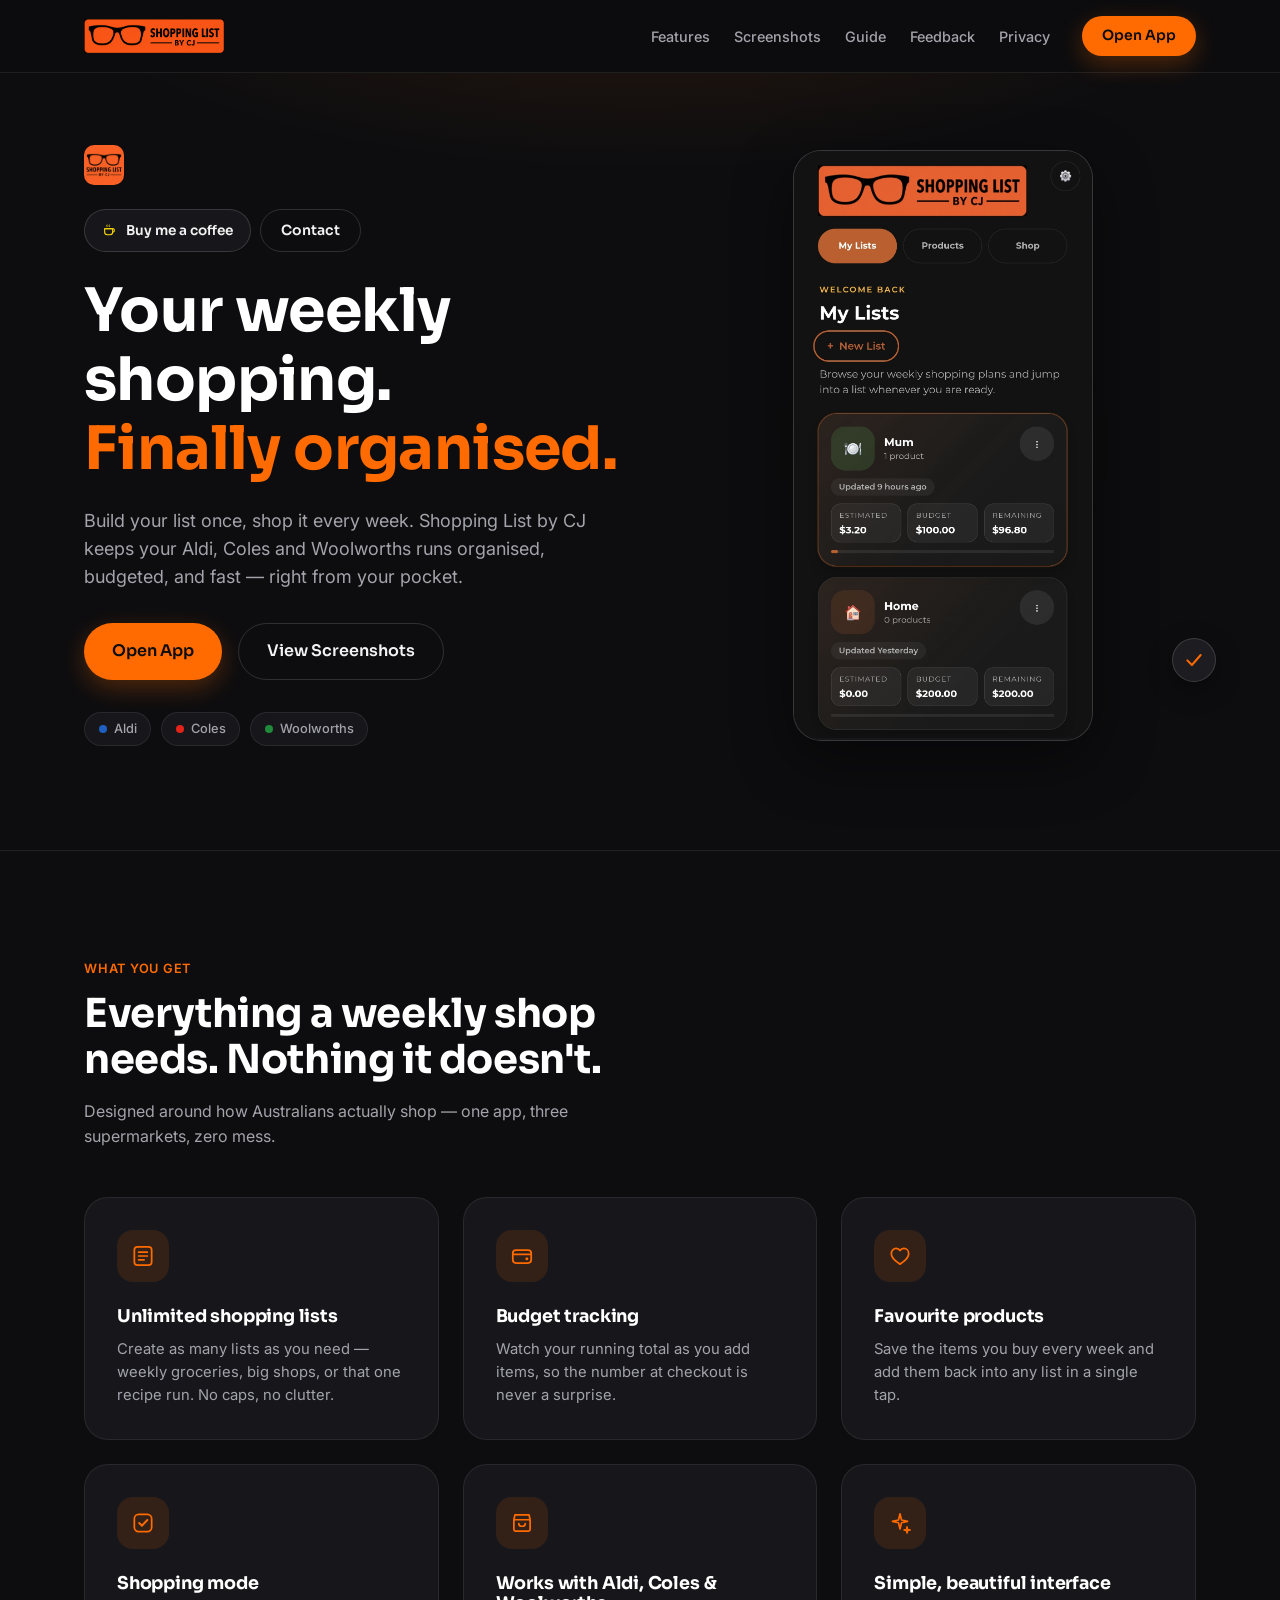
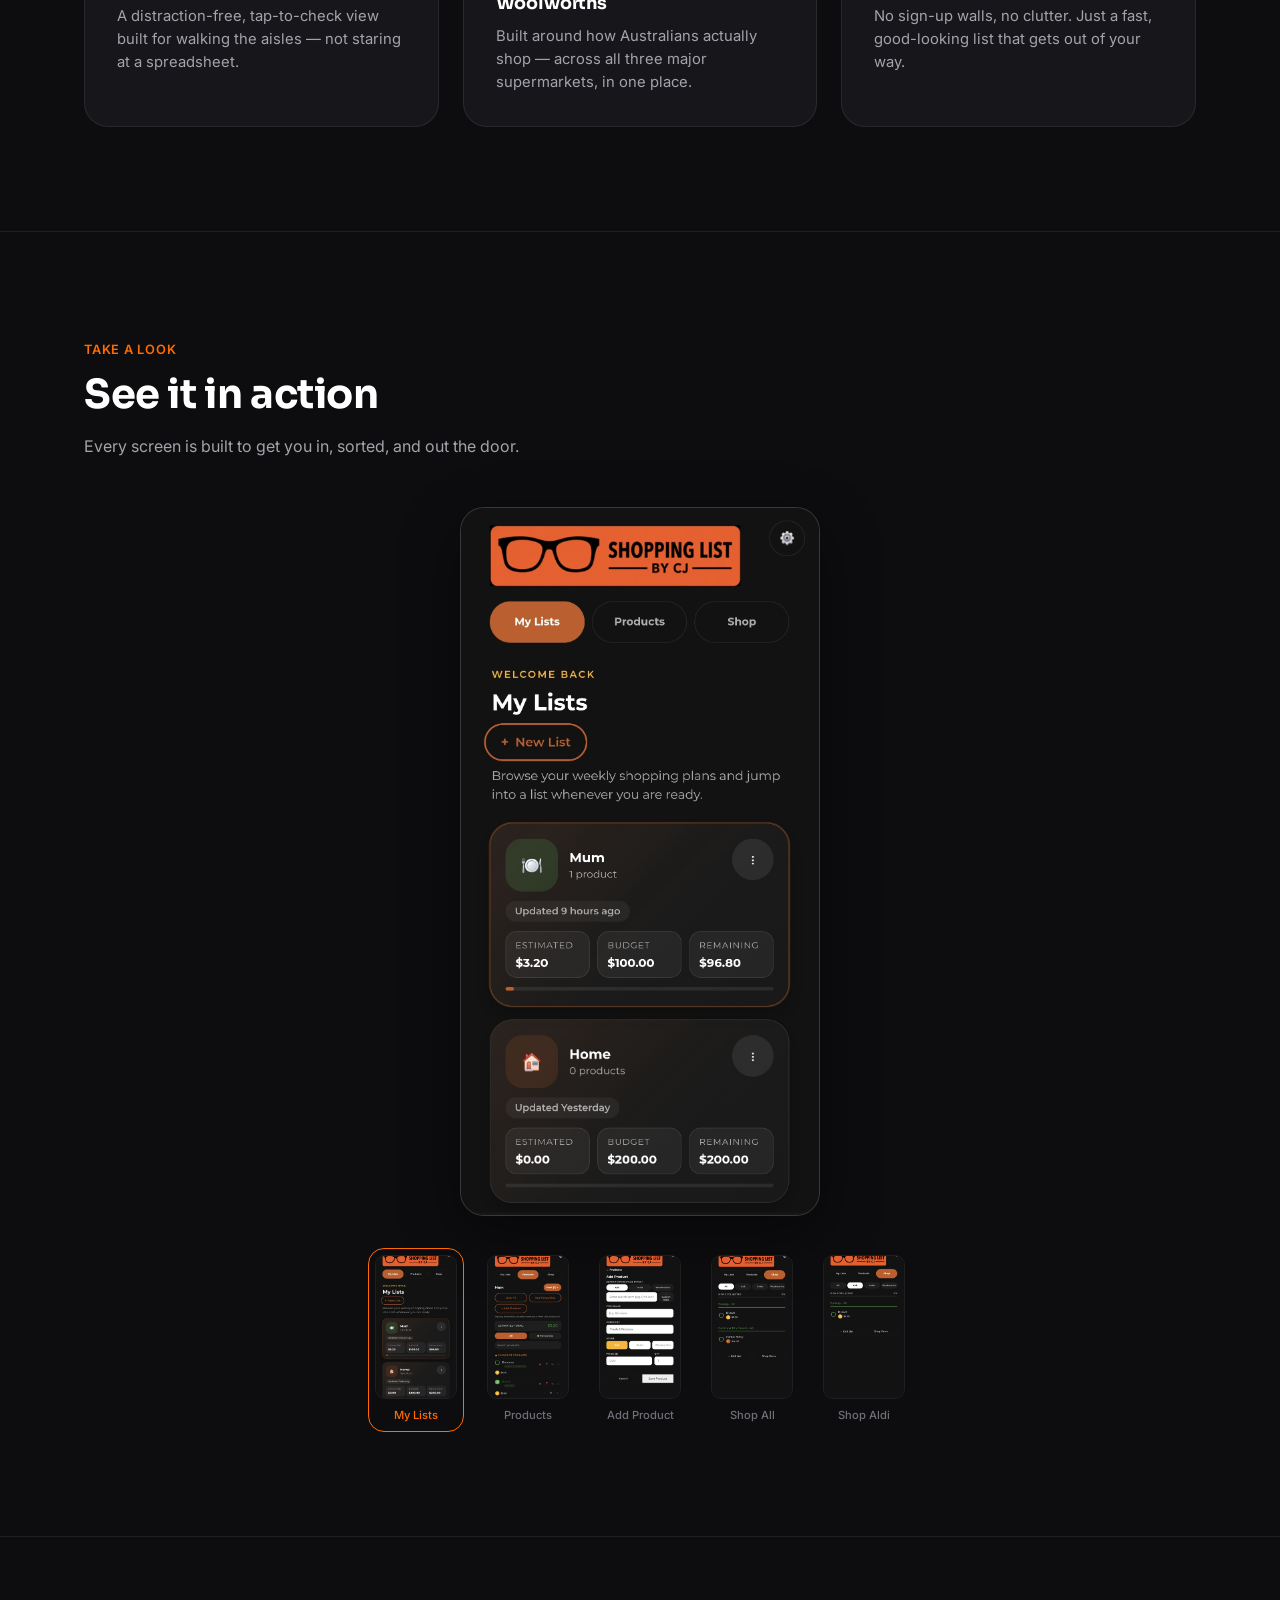
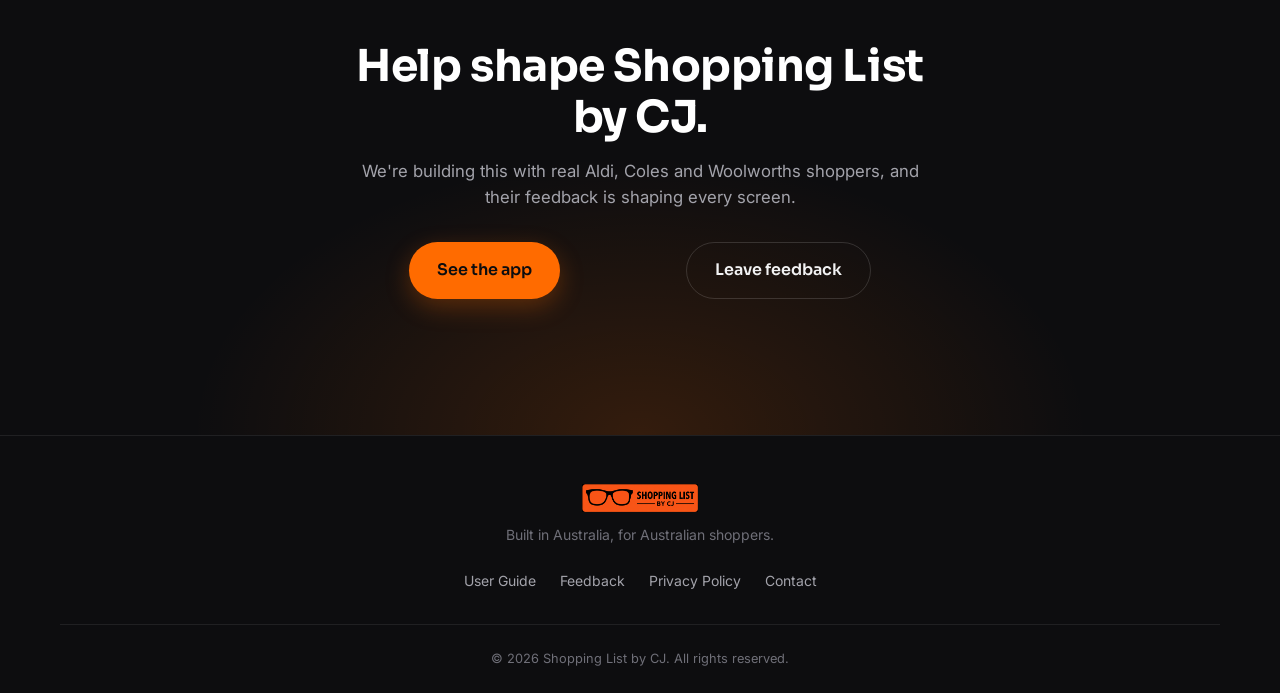
<file: index.html>
<!DOCTYPE html>
<html lang="en-AU">
<head>
<meta charset="UTF-8">
<meta name="viewport" content="width=device-width, initial-scale=1.0, viewport-fit=cover">
<title>Shopping List by CJ — Your Weekly Shopping, Finally Organised</title>
<meta name="description" content="Shopping List by CJ is a premium shopping list app built for Australian shoppers at Aldi, Coles and Woolworths. Track budgets, save favourites, and shop faster.">
<meta name="keywords" content="shopping list app, Australia, Aldi, Coles, Woolworths, budget tracker, grocery list app, Android app">
<meta name="author" content="Shopping List by CJ">
<meta name="robots" content="index, follow">
<link rel="canonical" href="https://shoppinglistbycj.app/">

<!-- Theme -->
<meta name="theme-color" content="#0d0d0f">
<meta name="color-scheme" content="dark">

<!-- Open Graph -->
<meta property="og:type" content="website">
<meta property="og:site_name" content="Shopping List by CJ">
<meta property="og:title" content="Shopping List by CJ — Your Weekly Shopping, Finally Organised">
<meta property="og:description" content="A premium shopping list app built for Australian shoppers at Aldi, Coles and Woolworths.">
<meta property="og:image" content="https://shoppinglistbycj.app/images/logo.png">
<meta property="og:url" content="https://shoppinglistbycj.app/">
<meta property="og:locale" content="en_AU">

<!-- Twitter -->
<meta name="twitter:card" content="summary_large_image">
<meta name="twitter:title" content="Shopping List by CJ — Your Weekly Shopping, Finally Organised">
<meta name="twitter:description" content="A premium shopping list app built for Australian shoppers at Aldi, Coles and Woolworths.">
<meta name="twitter:image" content="https://shoppinglistbycj.app/images/logo.png">

<!-- Favicons -->
<link rel="icon" type="image/png" href="images/icon-logo.png">
<link rel="apple-touch-icon" href="images/icon-logo.png">

<!-- Fonts -->
<link rel="preconnect" href="https://fonts.googleapis.com">
<link rel="preconnect" href="https://fonts.gstatic.com" crossorigin>
<link href="https://fonts.googleapis.com/css2?family=Sora:wght@400;500;600;700;800&family=Inter:wght@400;500;600;700&display=swap" rel="stylesheet">

<!-- Styles -->
<link rel="stylesheet" href="css/style.css">

<!-- Structured Data -->
<script type="application/ld+json">
{
  "@context": "https://schema.org",
  "@type": "MobileApplication",
  "name": "Shopping List by CJ",
  "operatingSystem": "Android",
  "applicationCategory": "ShoppingApplication",
  "description": "A premium shopping list app built for Australian shoppers at Aldi, Coles and Woolworths.",
  "offers": {
    "@type": "Offer",
    "price": "0",
    "priceCurrency": "AUD"
  },
  "countriesSupported": "AU"
}
</script>
</head>
<body>

<a class="skip-link" href="#main">Skip to main content</a>

<header class="site-header" id="siteHeader">
  <div class="container header-inner">
    <a href="index.html" class="brand" aria-label="Shopping List by CJ home">
      <img src="images/logo-pill-dark.png" alt="Shopping List by CJ" class="brand-logo">
    </a>

    <button class="nav-toggle" id="navToggle" aria-expanded="false" aria-controls="primaryNav" aria-label="Toggle navigation menu">
      <span></span>
      <span></span>
      <span></span>
    </button>

    <nav class="primary-nav" id="primaryNav" aria-label="Primary">
      <ul>
        <li><a href="#features">Features</a></li>
        <li><a href="#screenshots">Screenshots</a></li>
        <li><a href="help.html">Guide</a></li>
        <li><a href="feedback.html">Feedback</a></li>
        <li><a href="privacy.html">Privacy</a></li>
      </ul>
      <a href="https://shopping-list-by-cj.pages.dev" class="btn btn-primary btn-small" target="_blank" rel="noopener">Open App</a>
    </nav>
  </div>
</header>

<main id="main">

  <!-- HERO -->
  <section class="hero" aria-labelledby="hero-heading">
    <div class="container hero-grid">

      <div class="hero-content reveal">
        <img src="images/logo.png" alt="" class="hero-mark" width="56" height="56">

        <div class="hero-support-links">
          <a href="https://buymeacoffee.com/shoppinglistbycj?new=1" target="_blank" rel="noopener" class="btn btn-coffee btn-small">
            <svg viewBox="0 0 24 24" fill="none" xmlns="http://www.w3.org/2000/svg" aria-hidden="true">
              <path d="M4 10H17C17 10 18.5 10 18.5 12.5C18.5 15 17 15 17 15H16.5" stroke="currentColor" stroke-width="1.6" stroke-linecap="round" stroke-linejoin="round"/>
              <path d="M4 10V15.5C4 17.5 5.7 19 8 19H12C14.3 19 16 17.5 16 15.5V10H4Z" stroke="currentColor" stroke-width="1.6" stroke-linecap="round" stroke-linejoin="round"/>
              <path d="M7.5 4.5C7 5.3 7 6 7.7 7" stroke="currentColor" stroke-width="1.4" stroke-linecap="round"/>
              <path d="M11 4.5C10.5 5.3 10.5 6 11.2 7" stroke="currentColor" stroke-width="1.4" stroke-linecap="round"/>
            </svg>
            <span>Buy me a coffee</span>
          </a>
          <a href="mailto:support@shoppinglistbycj.app" class="btn btn-ghost btn-small">
            <span>Contact</span>
          </a>
        </div>

        <h1 id="hero-heading" class="hero-heading">
          Your weekly shopping.<br>
          <span class="text-accent">Finally organised.</span>
        </h1>

        <p class="hero-sub">
          Build your list once, shop it every week. Shopping List by CJ keeps your Aldi, Coles and Woolworths runs organised, budgeted, and fast &mdash; right from your pocket.
        </p>

        <div class="hero-actions">
          <a href="https://shopping-list-by-cj.pages.dev" class="btn btn-primary btn-large" target="_blank" rel="noopener">Open App</a>
          <a href="#screenshots" class="btn btn-ghost btn-large">View Screenshots</a>
        </div>

        <div class="hero-stores" aria-label="Supported supermarkets">
          <span class="store-pill"><i class="store-dot store-dot--aldi"></i>Aldi</span>
          <span class="store-pill"><i class="store-dot store-dot--coles"></i>Coles</span>
          <span class="store-pill"><i class="store-dot store-dot--woolies"></i>Woolworths</span>
        </div>
      </div>

      <div class="hero-visual reveal">
        <div class="phone-glow" aria-hidden="true"></div>
        <div class="phone-frame">
          <img src="screenshots/my-lists.jpg" alt="Shopping List by CJ app showing a weekly shopping list with items grouped and checked off" class="phone-screen">
        </div>
        <div class="floating-card floating-card--check" aria-hidden="true">
          <svg viewBox="0 0 24 24" fill="none" xmlns="http://www.w3.org/2000/svg">
            <path d="M4 12.5L9.5 18L20 6" stroke="#ff6b00" stroke-width="2.4" stroke-linecap="round" stroke-linejoin="round"/>
          </svg>
        </div>
      </div>

    </div>
  </section>

  <!-- FEATURES -->
  <section class="features" id="features" aria-labelledby="features-heading">
    <div class="container">
      <div class="section-heading reveal">
        <span class="eyebrow">What you get</span>
        <h2 id="features-heading">Everything a weekly shop needs. Nothing it doesn't.</h2>
        <p class="section-sub">Designed around how Australians actually shop &mdash; one app, three supermarkets, zero mess.</p>
      </div>

      <div class="feature-grid">

        <article class="feature-card reveal">
          <span class="feature-icon" aria-hidden="true">
            <svg viewBox="0 0 24 24" fill="none" xmlns="http://www.w3.org/2000/svg">
              <rect x="4" y="3.5" width="16" height="17" rx="3" stroke="#ff6b00" stroke-width="1.6"/>
              <path d="M8 8.5H16" stroke="#ff6b00" stroke-width="1.6" stroke-linecap="round"/>
              <path d="M8 12H16" stroke="#ff6b00" stroke-width="1.6" stroke-linecap="round"/>
              <path d="M8 15.5H13" stroke="#ff6b00" stroke-width="1.6" stroke-linecap="round"/>
            </svg>
          </span>
          <h3>Unlimited shopping lists</h3>
          <p>Create as many lists as you need &mdash; weekly groceries, big shops, or that one recipe run. No caps, no clutter.</p>
        </article>

        <article class="feature-card reveal">
          <span class="feature-icon" aria-hidden="true">
            <svg viewBox="0 0 24 24" fill="none" xmlns="http://www.w3.org/2000/svg">
              <rect x="3.5" y="6.5" width="17" height="12" rx="3" stroke="#ff6b00" stroke-width="1.6"/>
              <path d="M3.5 10.5H20.5" stroke="#ff6b00" stroke-width="1.6"/>
              <circle cx="16.5" cy="14.5" r="1.4" fill="#ff6b00"/>
            </svg>
          </span>
          <h3>Budget tracking</h3>
          <p>Watch your running total as you add items, so the number at checkout is never a surprise.</p>
        </article>

        <article class="feature-card reveal">
          <span class="feature-icon" aria-hidden="true">
            <svg viewBox="0 0 24 24" fill="none" xmlns="http://www.w3.org/2000/svg">
              <path d="M12 19.5C12 19.5 4 14.9 4 9.6C4 6.9 6.1 5 8.5 5C10 5 11.3 5.8 12 7C12.7 5.8 14 5 15.5 5C17.9 5 20 6.9 20 9.6C20 14.9 12 19.5 12 19.5Z" stroke="#ff6b00" stroke-width="1.6" stroke-linejoin="round"/>
            </svg>
          </span>
          <h3>Favourite products</h3>
          <p>Save the items you buy every week and add them back into any list in a single tap.</p>
        </article>

        <article class="feature-card reveal">
          <span class="feature-icon" aria-hidden="true">
            <svg viewBox="0 0 24 24" fill="none" xmlns="http://www.w3.org/2000/svg">
              <rect x="4" y="4" width="16" height="16" rx="4" stroke="#ff6b00" stroke-width="1.6"/>
              <path d="M8.5 12L11 14.5L16 9.2" stroke="#ff6b00" stroke-width="1.8" stroke-linecap="round" stroke-linejoin="round"/>
            </svg>
          </span>
          <h3>Shopping mode</h3>
          <p>A distraction-free, tap-to-check view built for walking the aisles &mdash; not staring at a spreadsheet.</p>
        </article>

        <article class="feature-card reveal">
          <span class="feature-icon" aria-hidden="true">
            <svg viewBox="0 0 24 24" fill="none" xmlns="http://www.w3.org/2000/svg">
              <path d="M4.5 9L5.5 4.5H18.5L19.5 9" stroke="#ff6b00" stroke-width="1.6" stroke-linejoin="round"/>
              <path d="M4.5 9H19.5V18C19.5 18.8284 18.8284 19.5 18 19.5H6C5.17157 19.5 4.5 18.8284 4.5 18V9Z" stroke="#ff6b00" stroke-width="1.6" stroke-linejoin="round"/>
              <path d="M9 12.5C9 13.8807 10.1193 15 11.5 15H12.5C13.8807 15 15 13.8807 15 12.5" stroke="#ff6b00" stroke-width="1.6" stroke-linecap="round"/>
            </svg>
          </span>
          <h3>Works with Aldi, Coles &amp; Woolworths</h3>
          <p>Built around how Australians actually shop &mdash; across all three major supermarkets, in one place.</p>
        </article>

        <article class="feature-card reveal">
          <span class="feature-icon" aria-hidden="true">
            <svg viewBox="0 0 24 24" fill="none" xmlns="http://www.w3.org/2000/svg">
              <path d="M12 3.5L13.4 9.2L19 10.5L13.4 11.8L12 17.5L10.6 11.8L5 10.5L10.6 9.2L12 3.5Z" stroke="#ff6b00" stroke-width="1.5" stroke-linejoin="round"/>
              <path d="M18.5 15.5L19.1 17.9L21.4 18.5L19.1 19.1L18.5 21.4L17.9 19.1L15.6 18.5L17.9 17.9L18.5 15.5Z" stroke="#ff6b00" stroke-width="1.3" stroke-linejoin="round"/>
            </svg>
          </span>
          <h3>Simple, beautiful interface</h3>
          <p>No sign-up walls, no clutter. Just a fast, good-looking list that gets out of your way.</p>
        </article>

      </div>
    </div>
  </section>

  <!-- SCREENSHOTS -->
  <section class="showcase" id="screenshots" aria-labelledby="showcase-heading">
    <div class="container">
      <div class="section-heading reveal">
        <span class="eyebrow">Take a look</span>
        <h2 id="showcase-heading">See it in action</h2>
        <p class="section-sub">Every screen is built to get you in, sorted, and out the door.</p>
      </div>

      <div class="showcase-layout reveal">
        <div class="showcase-featured">
          <img src="screenshots/my-lists.jpg" alt="Shopping List by CJ screenshot" id="featuredScreenshot" class="showcase-image">
        </div>

        <div class="showcase-thumbs" role="tablist" aria-label="Screenshot selector" id="thumbStrip">
          <button class="thumb is-active" role="tab" aria-selected="true" data-src="screenshots/my-lists.jpg" aria-label="Show My Lists screenshot">
            <img src="screenshots/my-lists.jpg" alt="" loading="lazy">
            <span>My Lists</span>
          </button>
          <button class="thumb" role="tab" aria-selected="false" data-src="screenshots/products.jpg" aria-label="Show Products screenshot">
            <img src="screenshots/products.jpg" alt="" loading="lazy">
            <span>Products</span>
          </button>
          <button class="thumb" role="tab" aria-selected="false" data-src="screenshots/add-product.jpg" aria-label="Show Add Product screenshot">
            <img src="screenshots/add-product.jpg" alt="" loading="lazy">
            <span>Add Product</span>
          </button>
          <button class="thumb" role="tab" aria-selected="false" data-src="screenshots/shop-all.jpg" aria-label="Show Shop All screenshot">
            <img src="screenshots/shop-all.jpg" alt="" loading="lazy">
            <span>Shop All</span>
          </button>
          <button class="thumb" role="tab" aria-selected="false" data-src="screenshots/shop-aldi.jpg" aria-label="Show Shop Aldi screenshot">
            <img src="screenshots/shop-aldi.jpg" alt="" loading="lazy">
            <span>Shop Aldi</span>
          </button>
        </div>
      </div>
    </div>
  </section>

  <!-- CTA -->
  <section class="cta" id="early-access" aria-labelledby="cta-heading">
    <div class="container cta-inner reveal">
      <h2 id="cta-heading">Help shape Shopping List by CJ.</h2>
      <p>We're building this with real Aldi, Coles and Woolworths shoppers, and their feedback is shaping every screen.</p>
      <div class="hero-actions" style="justify-content:center;">
        <a href="#screenshots" class="btn btn-primary btn-large">See the app</a>
        <a href="feedback.html" class="btn btn-ghost btn-large">Leave feedback</a>
      </div>
    </div>
  </section>

</main>

<footer class="site-footer">
  <div class="container footer-inner">
    <div class="footer-brand">
      <img src="images/logo-pill-dark.png" alt="Shopping List by CJ" class="footer-logo">
      <p>Built in Australia, for Australian shoppers.</p>
    </div>

    <nav class="footer-nav" aria-label="Footer">
      <a href="help.html">User Guide</a>
      <a href="feedback.html">Feedback</a>
      <a href="privacy.html">Privacy Policy</a>
      <a href="mailto:support@shoppinglistbycj.app">Contact</a>
    </nav>
  </div>
  <div class="container footer-bottom">
    <p>&copy; <span id="currentYear">2026</span> Shopping List by CJ. All rights reserved.</p>
  </div>
</footer>

<script src="js/main.js" defer></script>
</body>
</html>
</file>
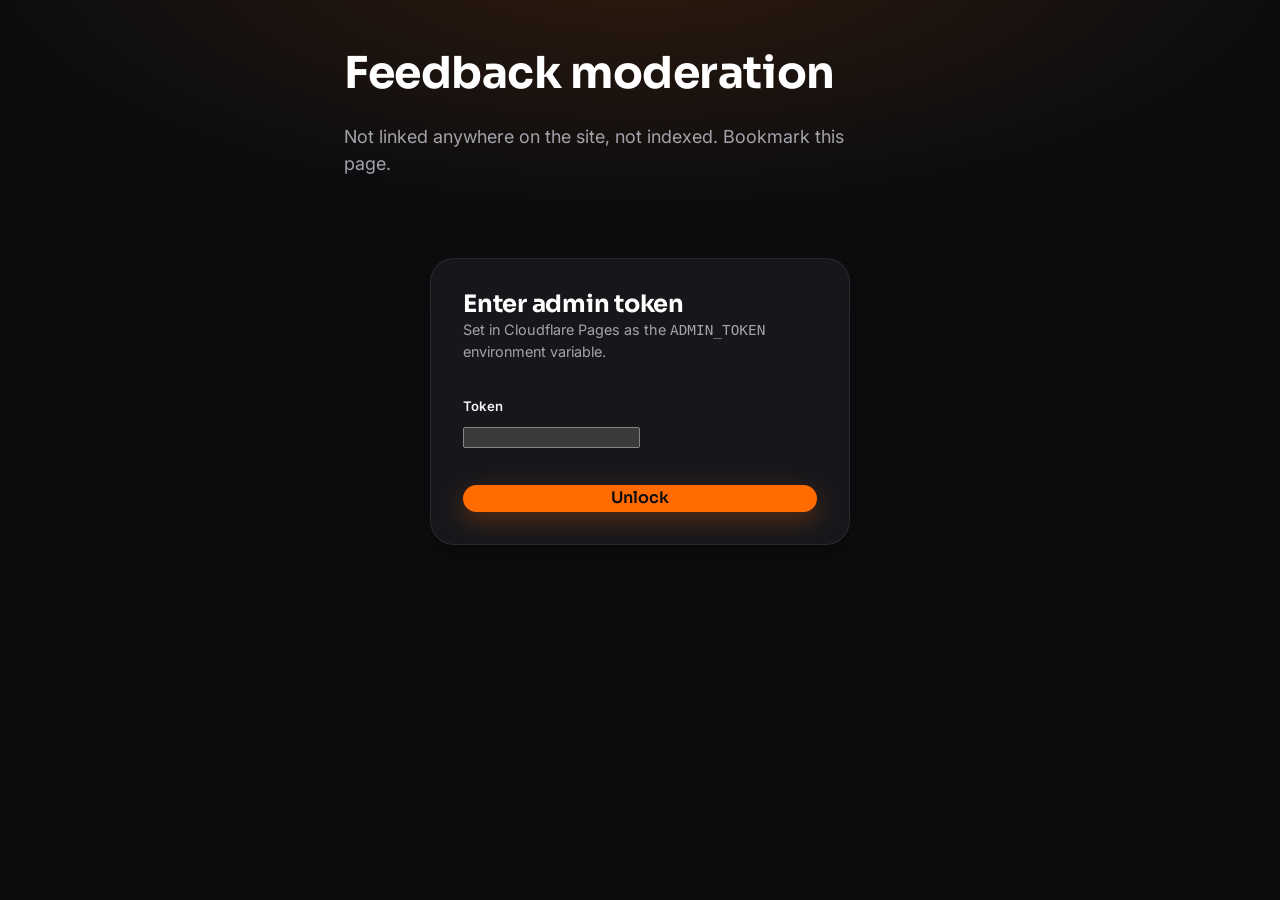
<file: admin-feedback.html>
<!DOCTYPE html>
<html lang="en-AU">
<head>
<meta charset="UTF-8">
<meta name="viewport" content="width=device-width, initial-scale=1.0, viewport-fit=cover">
<title>Feedback Moderation — Shopping List by CJ</title>
<meta name="robots" content="noindex, nofollow">
<meta name="theme-color" content="#0d0d0f">
<meta name="color-scheme" content="dark">

<link rel="icon" type="image/png" href="images/icon-logo.png">
<link rel="preconnect" href="https://fonts.googleapis.com">
<link rel="preconnect" href="https://fonts.gstatic.com" crossorigin>
<link href="https://fonts.googleapis.com/css2?family=Sora:wght@400;500;600;700;800&family=Inter:wght@400;500;600;700&display=swap" rel="stylesheet">
<link rel="stylesheet" href="css/style.css">
</head>
<body>

<main id="main">
  <section class="hero legal-hero" aria-labelledby="admin-heading">
    <div class="container legal-hero-inner">
      <h1 id="admin-heading" class="hero-heading">Feedback moderation</h1>
      <p class="hero-sub">Not linked anywhere on the site, not indexed. Bookmark this page.</p>
    </div>
  </section>

  <section class="legal-content-section">
    <div class="container">

      <div class="signup-panel admin-gate" id="tokenGate">
        <h2>Enter admin token</h2>
        <p class="form-intro">Set in Cloudflare Pages as the <code>ADMIN_TOKEN</code> environment variable.</p>
        <div class="form-error" id="tokenError" role="alert"></div>
        <form id="tokenForm" class="beta-form">
          <div class="form-group">
            <label for="tokenInput">Token</label>
            <input type="password" id="tokenInput" name="token" autocomplete="off" required>
          </div>
          <button type="submit" class="btn btn-primary form-submit">Unlock</button>
        </form>
      </div>

      <div id="queueWrap" hidden>
        <div style="display:flex; align-items:center; justify-content:space-between; margin-bottom: var(--space-4);">
          <h2 style="margin:0;">Pending review (<span id="queueCount">0</span>)</h2>
          <button type="button" class="btn btn-ghost btn-small" id="refreshBtn">Refresh</button>
        </div>
        <div class="admin-queue" id="queueList"></div>
      </div>

    </div>
  </section>
</main>

<script src="js/admin-feedback.js" defer></script>
</body>
</html>
</file>
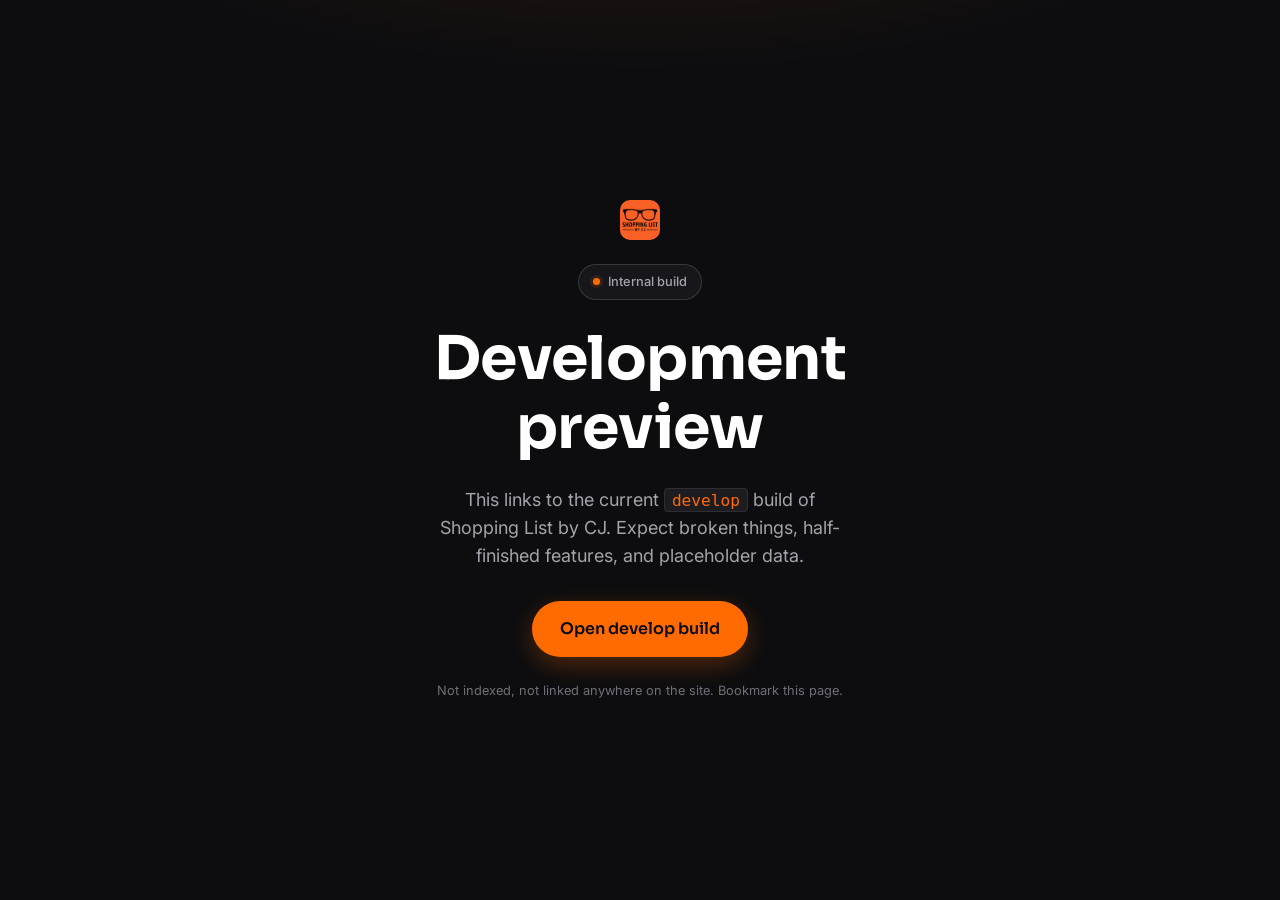
<file: beta.html>
<!DOCTYPE html>
<html lang="en-AU">
<head>
<meta charset="UTF-8">
<meta name="viewport" content="width=device-width, initial-scale=1.0, viewport-fit=cover">
<title>Beta Access — Shopping List by CJ</title>
<meta name="robots" content="noindex, nofollow">
<meta name="theme-color" content="#0d0d0f">
<meta name="color-scheme" content="dark">

<link rel="icon" type="image/png" href="images/icon-logo.png">
<link rel="preconnect" href="https://fonts.googleapis.com">
<link rel="preconnect" href="https://fonts.gstatic.com" crossorigin>
<link href="https://fonts.googleapis.com/css2?family=Sora:wght@400;500;600;700;800&family=Inter:wght@400;500;600;700&display=swap" rel="stylesheet">
<link rel="stylesheet" href="css/style.css">
</head>
<body>

<main id="main">
  <section class="hero beta-access-hero" aria-labelledby="beta-access-heading">
    <div class="container beta-access-inner">

      <img src="images/logo.png" alt="" class="hero-mark" width="56" height="56">

      <span class="badge">
        <span class="badge-dot" aria-hidden="true"></span>
        Internal build
      </span>

      <h1 id="beta-access-heading" class="hero-heading">Development preview</h1>

      <p class="hero-sub">
        This links to the current <code>develop</code> build of Shopping List by CJ. Expect broken things, half-finished features, and placeholder data.
      </p>

      <div class="hero-actions">
        <a href="https://shopping-list-by-cj-beta.pages.dev" class="btn btn-primary btn-large" target="_blank" rel="noopener">Open develop build</a>
      </div>

      <p class="beta-access-note">Not indexed, not linked anywhere on the site. Bookmark this page.</p>
    </div>
  </section>
</main>

</body>
</html>
</file>
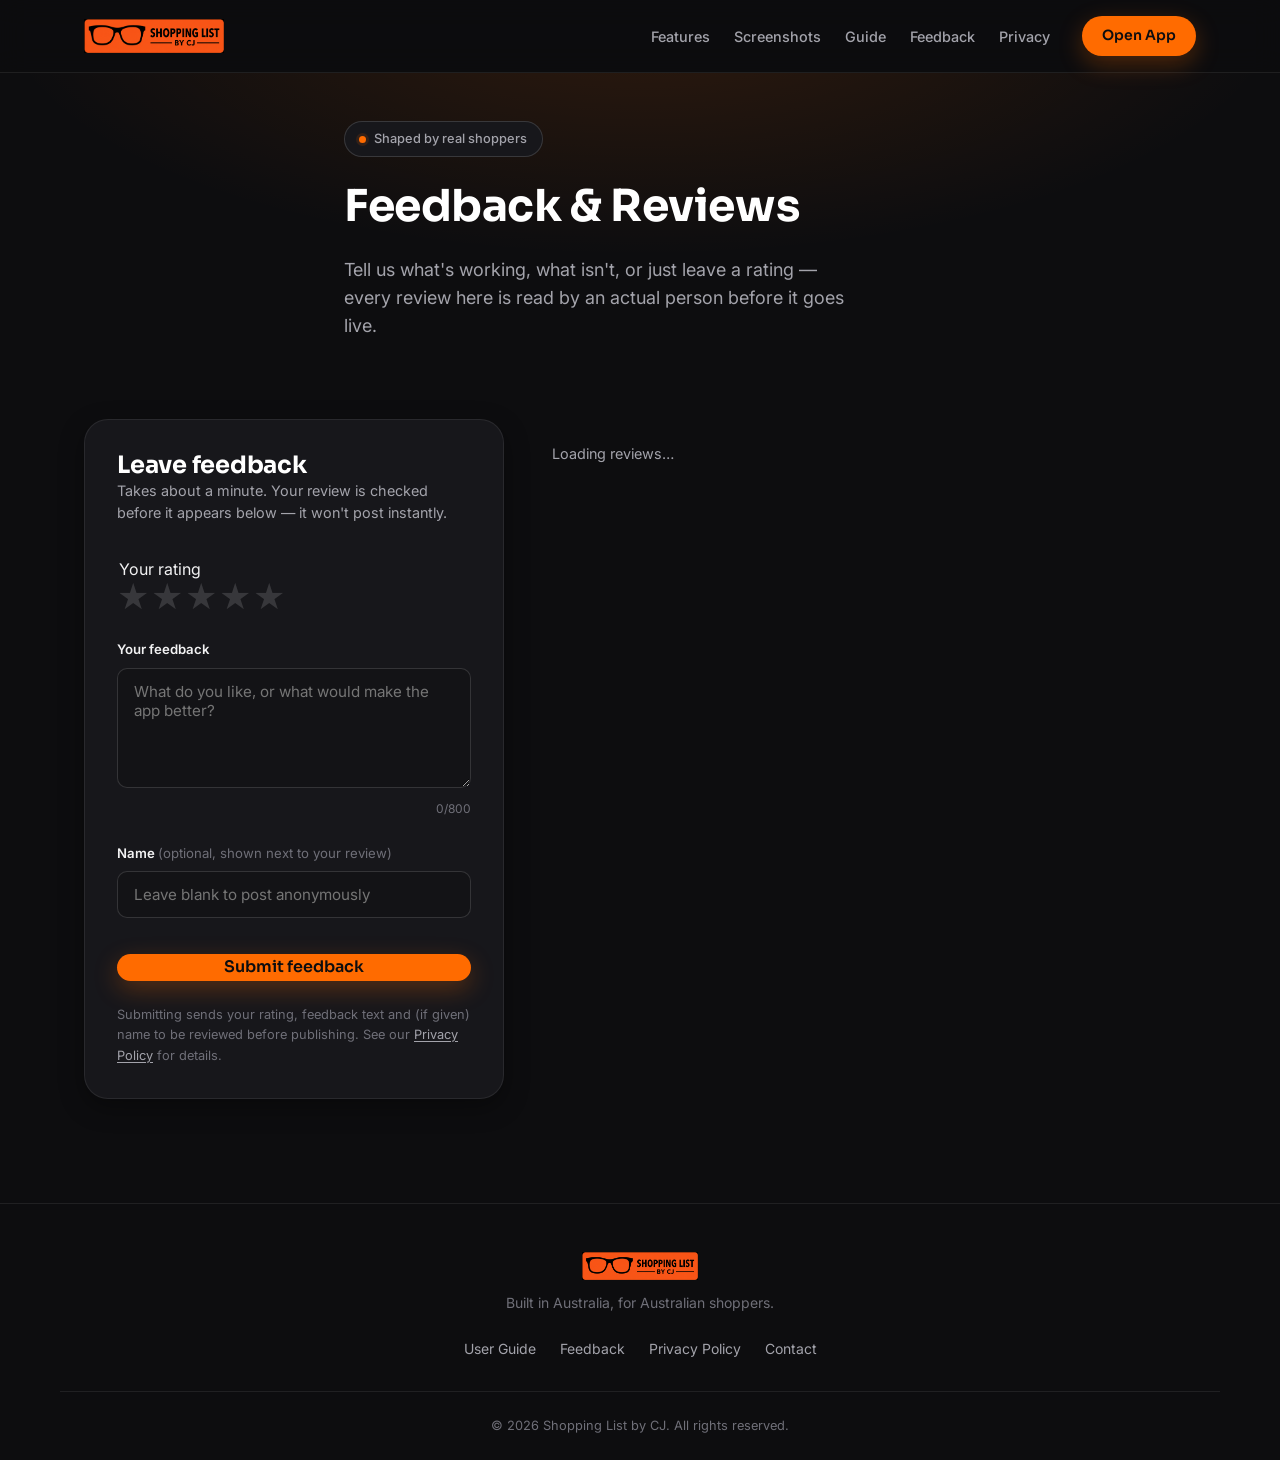
<file: feedback.html>
<!DOCTYPE html>
<html lang="en-AU">
<head>
<meta charset="UTF-8">
<meta name="viewport" content="width=device-width, initial-scale=1.0, viewport-fit=cover">
<title>Feedback & Reviews — Shopping List by CJ</title>
<meta name="description" content="Leave a rating and feedback for Shopping List by CJ, or see what other shoppers think.">
<meta name="robots" content="index, follow">
<link rel="canonical" href="https://shoppinglistbycj.app/feedback.html">

<meta name="theme-color" content="#0d0d0f">
<meta name="color-scheme" content="dark">

<meta property="og:type" content="website">
<meta property="og:site_name" content="Shopping List by CJ">
<meta property="og:title" content="Feedback & Reviews — Shopping List by CJ">
<meta property="og:description" content="Leave a rating and feedback for Shopping List by CJ, or see what other shoppers think.">
<meta property="og:image" content="https://shoppinglistbycj.app/images/logo.png">
<meta property="og:url" content="https://shoppinglistbycj.app/feedback.html">
<meta property="og:locale" content="en_AU">

<link rel="icon" type="image/png" href="images/icon-logo.png">
<link rel="apple-touch-icon" href="images/icon-logo.png">

<link rel="preconnect" href="https://fonts.googleapis.com">
<link rel="preconnect" href="https://fonts.gstatic.com" crossorigin>
<link href="https://fonts.googleapis.com/css2?family=Sora:wght@400;500;600;700;800&family=Inter:wght@400;500;600;700&display=swap" rel="stylesheet">

<link rel="stylesheet" href="css/style.css">
</head>
<body>

<a class="skip-link" href="#main">Skip to main content</a>

<header class="site-header" id="siteHeader">
  <div class="container header-inner">
    <a href="index.html" class="brand" aria-label="Shopping List by CJ home">
      <img src="images/logo-pill-dark.png" alt="Shopping List by CJ" class="brand-logo">
    </a>

    <button class="nav-toggle" id="navToggle" aria-expanded="false" aria-controls="primaryNav" aria-label="Toggle navigation menu">
      <span></span>
      <span></span>
      <span></span>
    </button>

    <nav class="primary-nav" id="primaryNav" aria-label="Primary">
      <ul>
        <li><a href="index.html#features">Features</a></li>
        <li><a href="index.html#screenshots">Screenshots</a></li>
        <li><a href="help.html">Guide</a></li>
        <li><a href="feedback.html">Feedback</a></li>
        <li><a href="privacy.html">Privacy</a></li>
      </ul>
      <a href="https://shopping-list-by-cj.pages.dev" class="btn btn-primary btn-small" target="_blank" rel="noopener">Open App</a>
    </nav>
  </div>
</header>

<main id="main">

  <!-- INTRO -->
  <section class="hero legal-hero" aria-labelledby="feedback-heading">
    <div class="container legal-hero-inner reveal">
      <span class="badge">
        <span class="badge-dot" aria-hidden="true"></span>
        Shaped by real shoppers
      </span>
      <h1 id="feedback-heading" class="hero-heading">Feedback & Reviews</h1>
      <p class="hero-sub">
        Tell us what's working, what isn't, or just leave a rating &mdash; every review here is read by an actual person before it goes live.
      </p>
    </div>
  </section>

  <!-- FORM + REVIEWS -->
  <section class="legal-content-section">
    <div class="container">
      <div class="feedback-layout">

        <!-- Feedback form -->
        <div class="signup-panel">
          <div id="feedbackFormWrap">
            <h2>Leave feedback</h2>
            <p class="form-intro">Takes about a minute. Your review is checked before it appears below &mdash; it won't post instantly.</p>

            <div class="form-error" id="feedbackError" role="alert"></div>

            <form class="beta-form" id="feedbackForm" novalidate>
              <fieldset class="star-rating">
                <legend>Your rating</legend>
                <div class="star-rating-stars">
                  <input type="radio" id="star5" name="rating" value="5" required>
                  <label for="star5" aria-label="5 stars">★</label>
                  <input type="radio" id="star4" name="rating" value="4">
                  <label for="star4" aria-label="4 stars">★</label>
                  <input type="radio" id="star3" name="rating" value="3">
                  <label for="star3" aria-label="3 stars">★</label>
                  <input type="radio" id="star2" name="rating" value="2">
                  <label for="star2" aria-label="2 stars">★</label>
                  <input type="radio" id="star1" name="rating" value="1">
                  <label for="star1" aria-label="1 star">★</label>
                </div>
              </fieldset>

              <div class="form-group">
                <label for="feedbackText">Your feedback</label>
                <textarea id="feedbackText" name="text" maxlength="800" required placeholder="What do you like, or what would make the app better?"></textarea>
                <span class="form-char-count"><span id="feedbackCharCount">0</span>/800</span>
              </div>

              <div class="form-group">
                <label for="feedbackName">Name <span style="font-weight:400;color:var(--text-faint);">(optional, shown next to your review)</span></label>
                <input type="text" id="feedbackName" name="name" maxlength="60" autocomplete="name" placeholder="Leave blank to post anonymously">
              </div>

              <!-- Honeypot: hidden from real visitors via CSS, bots fill every field they find -->
              <div class="form-group form-honeypot" aria-hidden="true">
                <label for="feedbackWebsite">Leave this field empty</label>
                <input type="text" id="feedbackWebsite" name="website" tabindex="-1" autocomplete="off">
              </div>

              <button type="submit" class="btn btn-primary form-submit" id="feedbackSubmit">Submit feedback</button>

              <p class="form-note">
                Submitting sends your rating, feedback text and (if given) name to be reviewed before publishing. See our <a href="privacy.html">Privacy Policy</a> for details.
              </p>
            </form>
          </div>

          <div class="signup-success" id="feedbackSuccess" hidden>
            <div class="check-icon check-icon--lg" aria-hidden="true">
              <svg viewBox="0 0 24 24" fill="none" xmlns="http://www.w3.org/2000/svg">
                <path d="M4 12.5L9.5 18L20 6" stroke="#ff6b00" stroke-width="2.4" stroke-linecap="round" stroke-linejoin="round"/>
              </svg>
            </div>
            <h2>Thanks for the feedback!</h2>
            <p id="feedbackSuccessMessage">It'll appear below once it's been reviewed.</p>
            <button type="button" class="btn btn-ghost" id="feedbackAnother">Leave another review</button>
          </div>
        </div>

        <!-- Reviews list -->
        <div>
          <div class="reviews-summary" id="reviewsSummary" hidden>
            <span class="reviews-summary-score" id="reviewsScore">&ndash;</span>
            <div class="reviews-summary-meta">
              <span class="star-display" id="reviewsAverageStars" aria-hidden="true"></span>
              <span class="reviews-summary-count" id="reviewsCount"></span>
            </div>
          </div>

          <div class="review-list" id="reviewList">
            <p class="review-empty">Loading reviews&hellip;</p>
          </div>
        </div>

      </div>
    </div>
  </section>

</main>

<footer class="site-footer">
  <div class="container footer-inner">
    <div class="footer-brand">
      <img src="images/logo-pill-dark.png" alt="Shopping List by CJ" class="footer-logo">
      <p>Built in Australia, for Australian shoppers.</p>
    </div>

    <nav class="footer-nav" aria-label="Footer">
      <a href="help.html">User Guide</a>
      <a href="feedback.html">Feedback</a>
      <a href="privacy.html">Privacy Policy</a>
      <a href="mailto:support@shoppinglistbycj.app">Contact</a>
    </nav>
  </div>
  <div class="container footer-bottom">
    <p>&copy; <span id="currentYear">2026</span> Shopping List by CJ. All rights reserved.</p>
  </div>
</footer>

<script src="js/main.js" defer></script>
<script src="js/feedback.js" defer></script>
</body>
</html>
</file>
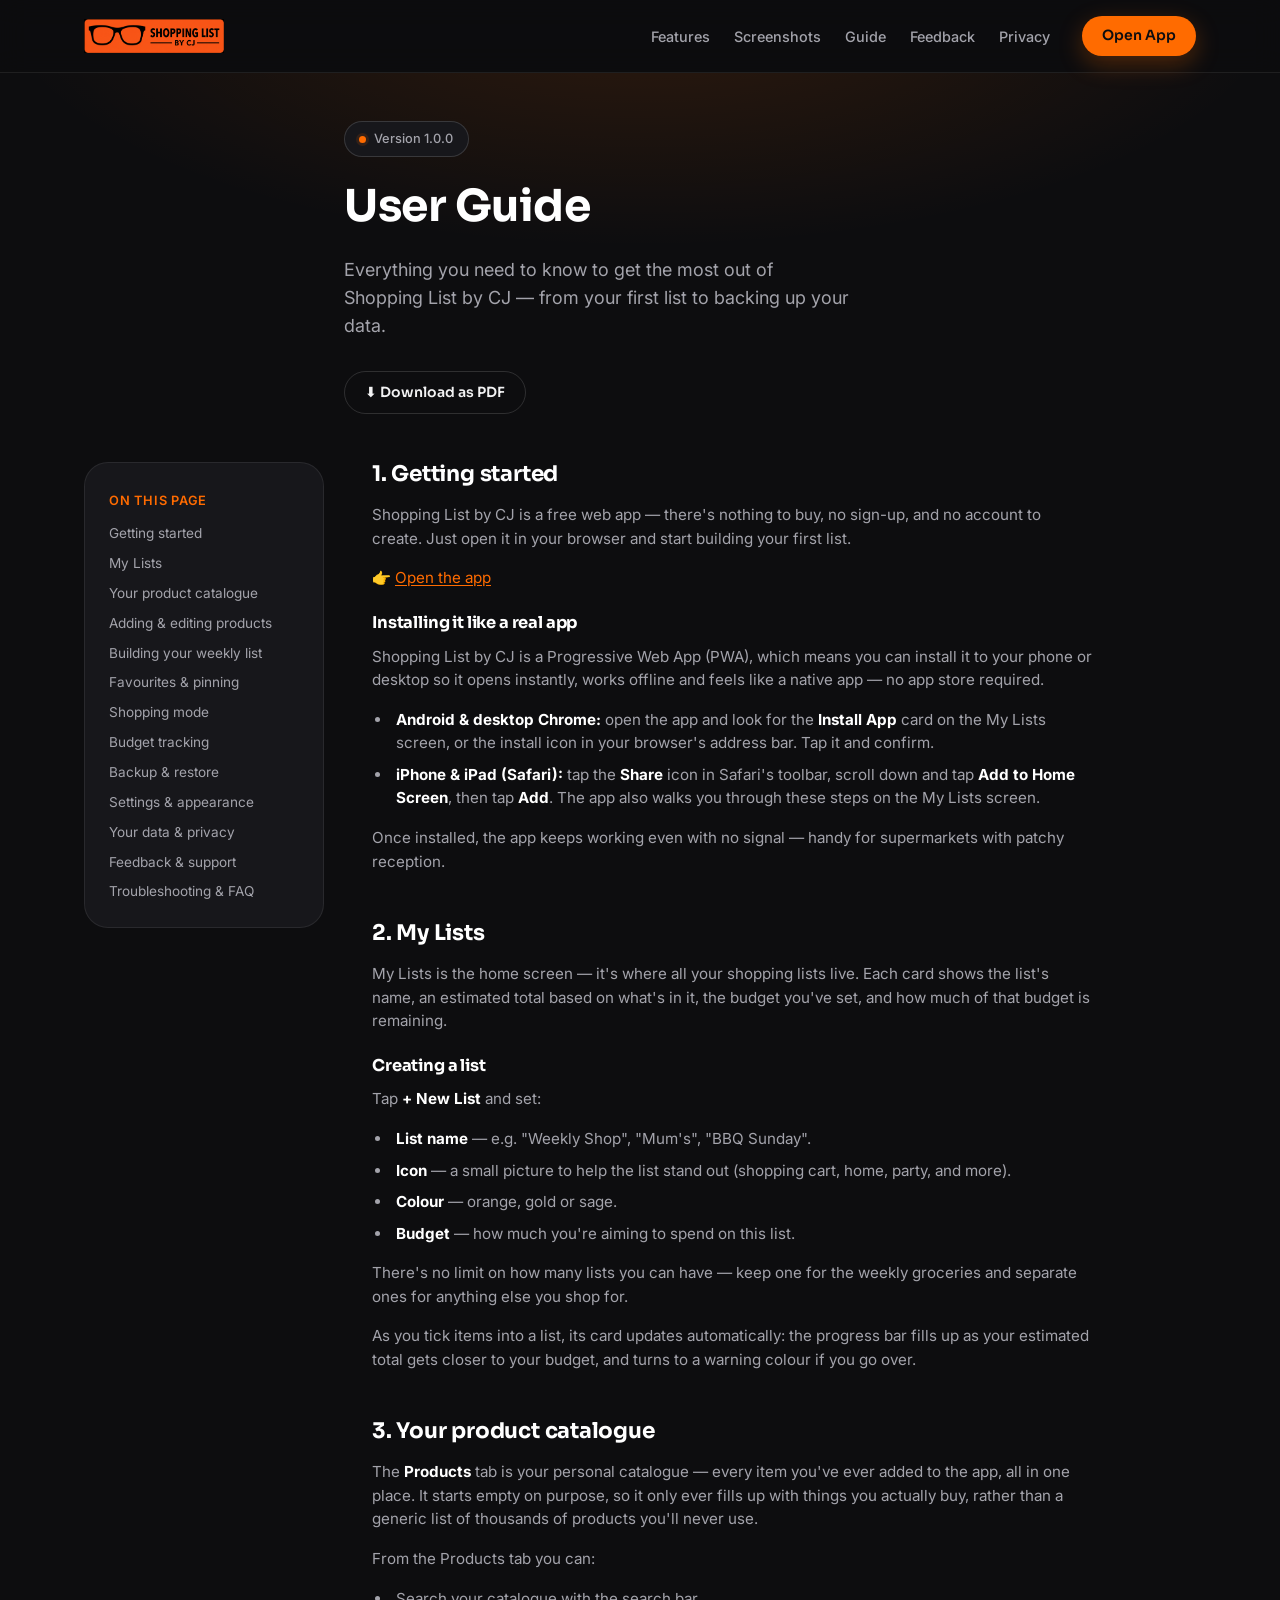
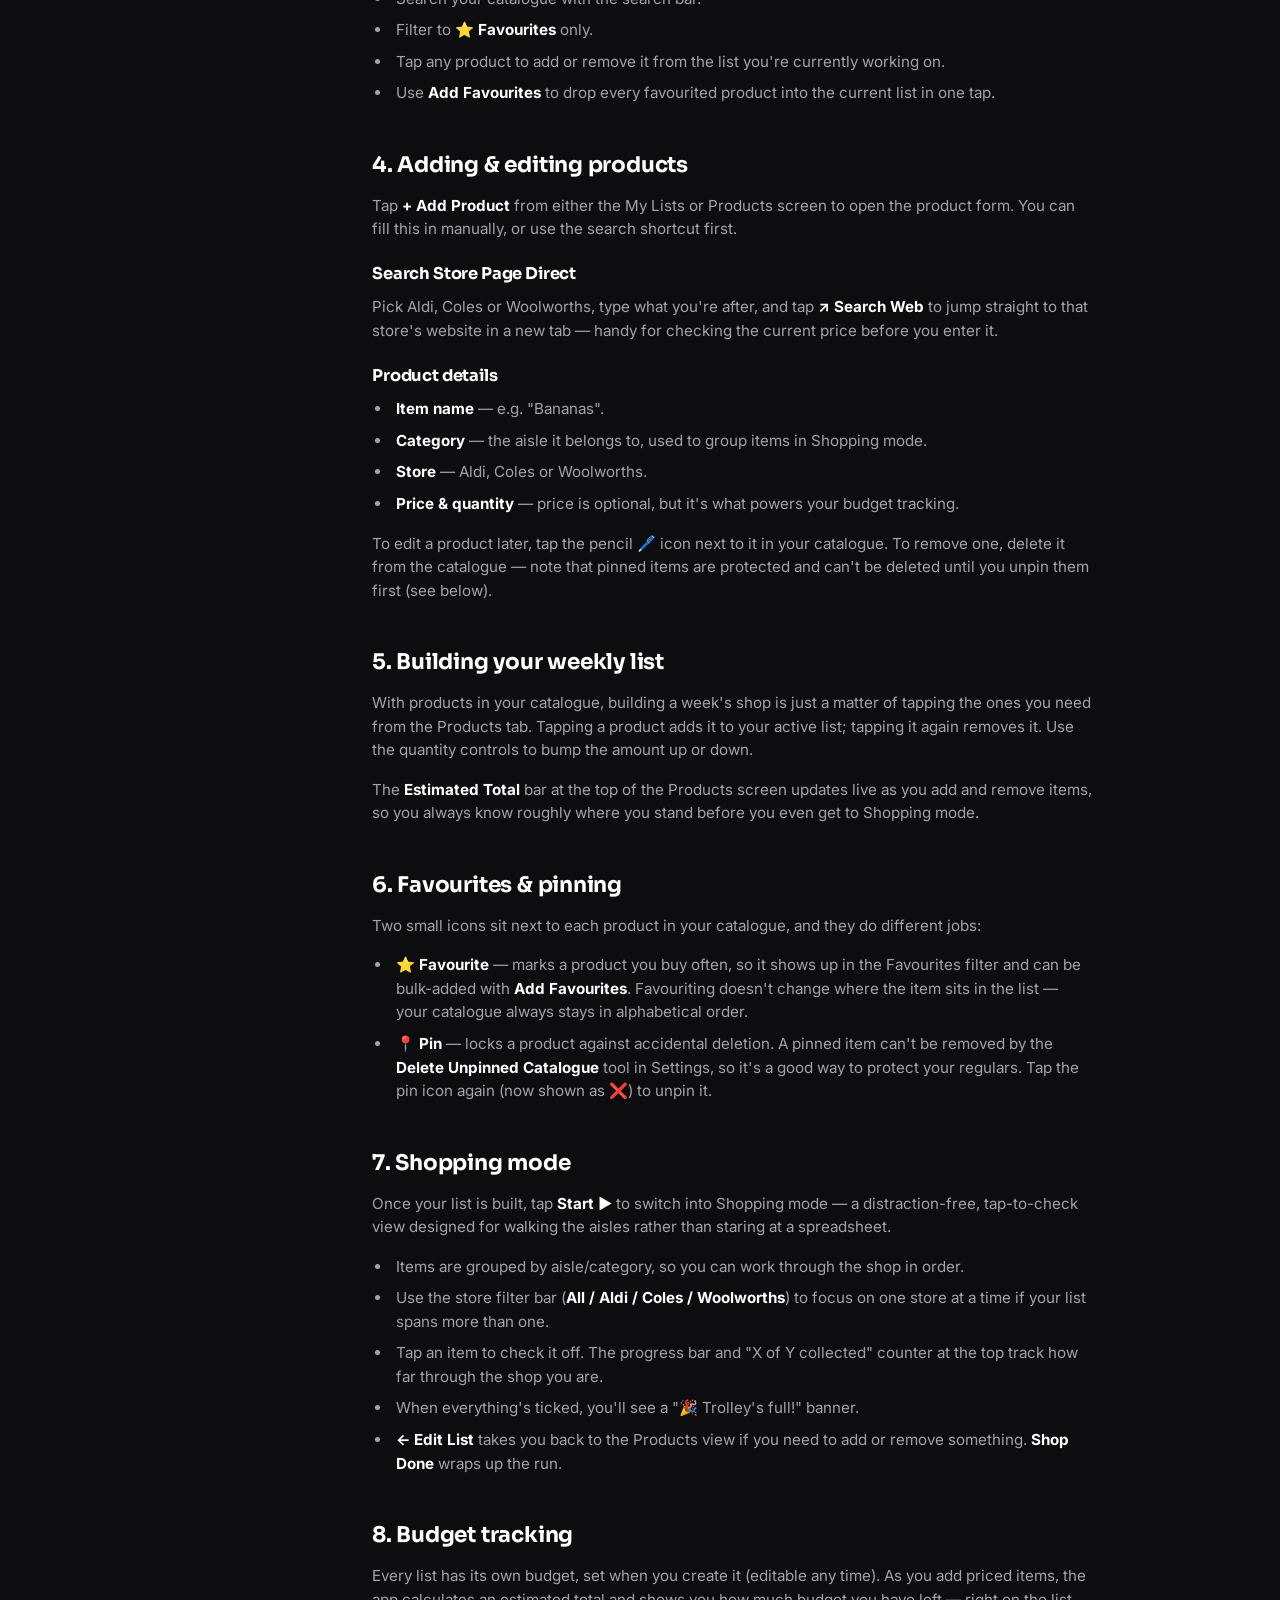
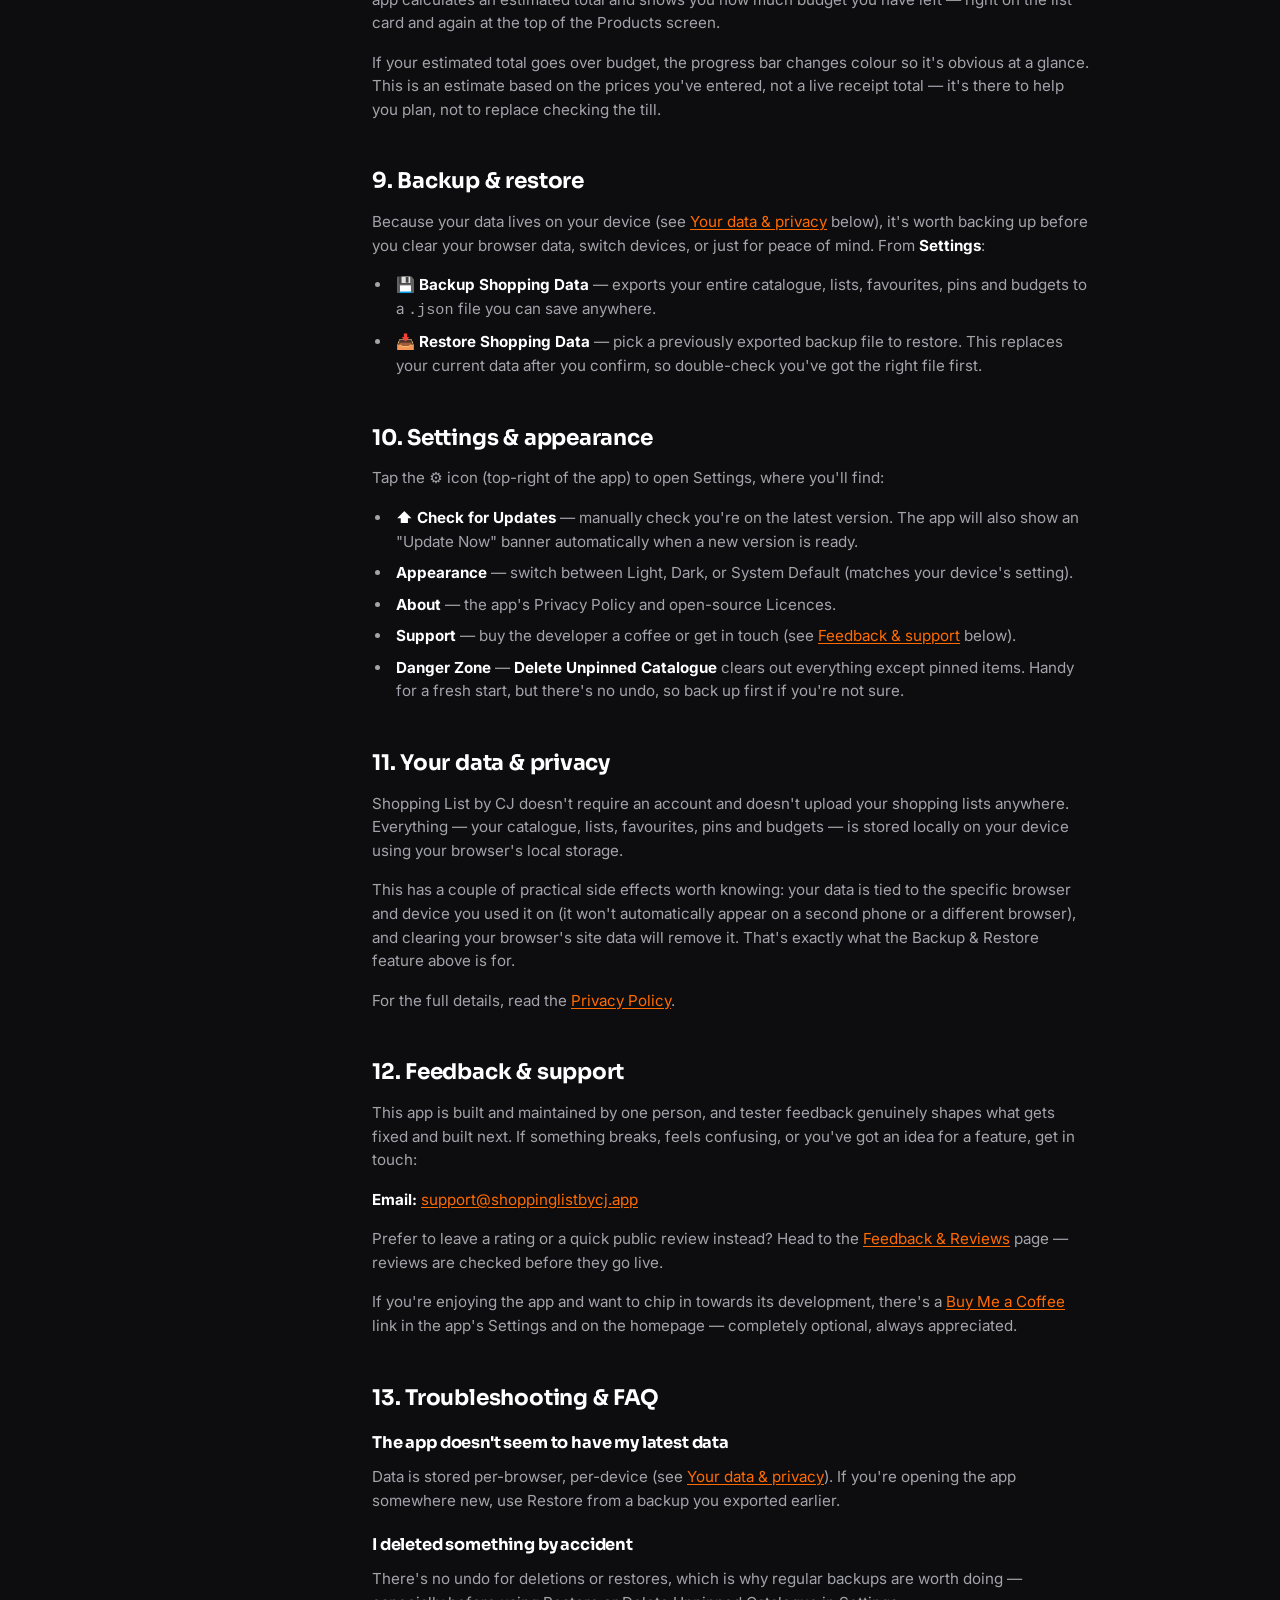
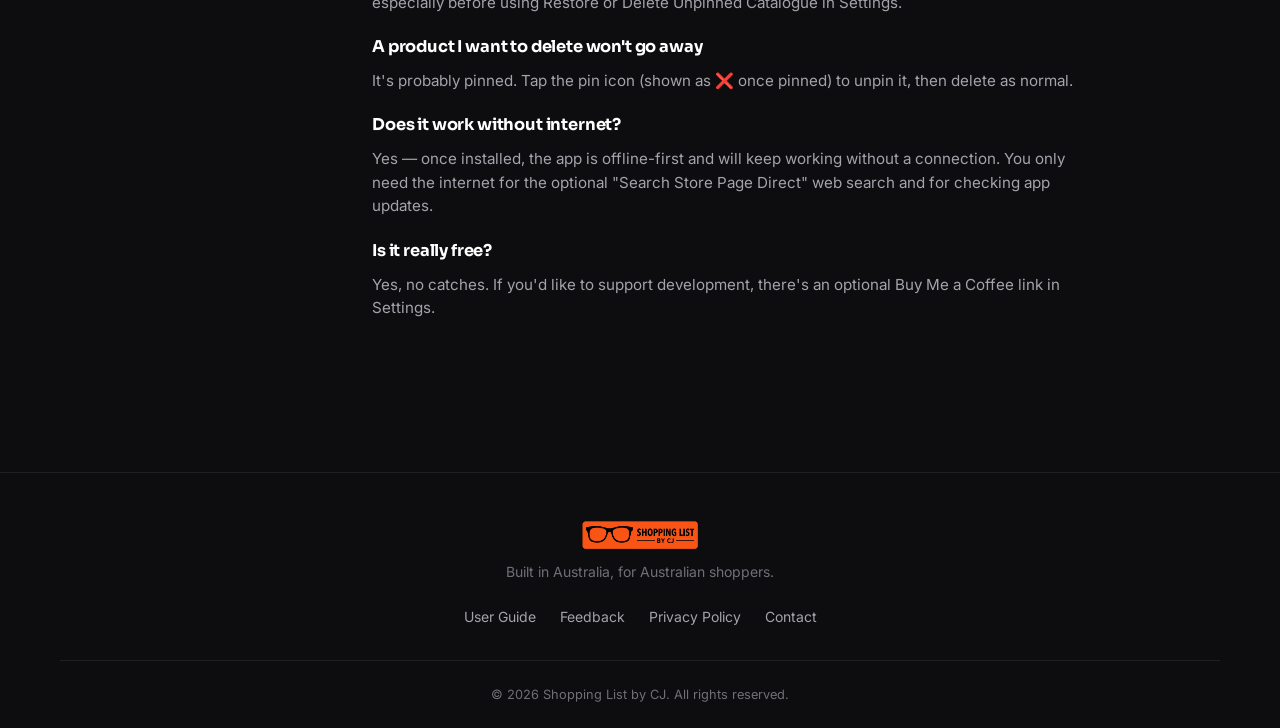
<file: help.html>
<!DOCTYPE html>
<html lang="en-AU">
<head>
<meta charset="UTF-8">
<meta name="viewport" content="width=device-width, initial-scale=1.0, viewport-fit=cover">
<title>User Guide — Shopping List by CJ</title>
<meta name="description" content="A complete guide to using Shopping List by CJ &mdash; lists, budgets, favourites, shopping mode, backup and restore, and more.">
<meta name="robots" content="index, follow">
<link rel="canonical" href="https://shoppinglistbycj.app/help.html">

<meta name="theme-color" content="#0d0d0f">
<meta name="color-scheme" content="dark">

<meta property="og:type" content="website">
<meta property="og:site_name" content="Shopping List by CJ">
<meta property="og:title" content="User Guide — Shopping List by CJ">
<meta property="og:description" content="A complete guide to using Shopping List by CJ &mdash; lists, budgets, favourites, shopping mode, backup and restore, and more.">
<meta property="og:image" content="https://shoppinglistbycj.app/images/logo.png">
<meta property="og:url" content="https://shoppinglistbycj.app/help.html">
<meta property="og:locale" content="en_AU">

<link rel="icon" type="image/png" href="images/icon-logo.png">
<link rel="apple-touch-icon" href="images/icon-logo.png">

<link rel="preconnect" href="https://fonts.googleapis.com">
<link rel="preconnect" href="https://fonts.gstatic.com" crossorigin>
<link href="https://fonts.googleapis.com/css2?family=Sora:wght@400;500;600;700;800&family=Inter:wght@400;500;600;700&display=swap" rel="stylesheet">

<link rel="stylesheet" href="css/style.css">
</head>
<body>

<a class="skip-link" href="#main">Skip to main content</a>

<header class="site-header" id="siteHeader">
  <div class="container header-inner">
    <a href="index.html" class="brand" aria-label="Shopping List by CJ home">
      <img src="images/logo-pill-dark.png" alt="Shopping List by CJ" class="brand-logo">
    </a>

    <button class="nav-toggle" id="navToggle" aria-expanded="false" aria-controls="primaryNav" aria-label="Toggle navigation menu">
      <span></span>
      <span></span>
      <span></span>
    </button>

    <nav class="primary-nav" id="primaryNav" aria-label="Primary">
      <ul>
        <li><a href="index.html#features">Features</a></li>
        <li><a href="index.html#screenshots">Screenshots</a></li>
        <li><a href="help.html">Guide</a></li>
        <li><a href="feedback.html">Feedback</a></li>
        <li><a href="privacy.html">Privacy</a></li>
      </ul>
      <a href="https://shopping-list-by-cj.pages.dev" class="btn btn-primary btn-small" target="_blank" rel="noopener">Open App</a>
    </nav>
  </div>
</header>

<main id="main">

  <!-- INTRO -->
  <section class="hero legal-hero" aria-labelledby="guide-heading">
    <div class="container legal-hero-inner reveal">
      <span class="badge">
        <span class="badge-dot" aria-hidden="true"></span>
        Version 1.0.0
      </span>
      <h1 id="guide-heading" class="hero-heading">User Guide</h1>
      <p class="hero-sub">
        Everything you need to know to get the most out of Shopping List by CJ &mdash; from your first list to backing up your data.
      </p>
      <p><a href="Shopping-List-by-CJ-User-Guide.pdf" class="btn btn-ghost btn-small" target="_blank" rel="noopener">⬇ Download as PDF</a></p>
    </div>
  </section>

  <!-- CONTENT -->
  <section class="legal-content-section">
    <div class="container">
      <article class="legal-content">

        <nav class="legal-toc" aria-label="Table of contents">
          <span class="eyebrow">On this page</span>
          <ol>
            <li><a href="#getting-started">Getting started</a></li>
            <li><a href="#my-lists">My Lists</a></li>
            <li><a href="#products">Your product catalogue</a></li>
            <li><a href="#adding-products">Adding &amp; editing products</a></li>
            <li><a href="#building-a-list">Building your weekly list</a></li>
            <li><a href="#favourites-pinning">Favourites &amp; pinning</a></li>
            <li><a href="#shopping-mode">Shopping mode</a></li>
            <li><a href="#budgets">Budget tracking</a></li>
            <li><a href="#backup-restore">Backup &amp; restore</a></li>
            <li><a href="#settings">Settings &amp; appearance</a></li>
            <li><a href="#data-privacy">Your data &amp; privacy</a></li>
            <li><a href="#feedback">Feedback &amp; support</a></li>
            <li><a href="#faq">Troubleshooting &amp; FAQ</a></li>
          </ol>
        </nav>

        <div class="legal-body">

          <section id="getting-started" class="legal-section">
            <h2>1. Getting started</h2>
            <p>
              Shopping List by CJ is a free web app &mdash; there's nothing to buy, no sign-up, and no account to create. Just open it in your browser and start building your first list.
            </p>
            <p>
              👉 <a href="https://shopping-list-by-cj.pages.dev" target="_blank" rel="noopener">Open the app</a>
            </p>

            <h3>Installing it like a real app</h3>
            <p>
              Shopping List by CJ is a Progressive Web App (PWA), which means you can install it to your phone or desktop so it opens instantly, works offline and feels like a native app &mdash; no app store required.
            </p>
            <ul>
              <li><strong>Android &amp; desktop Chrome:</strong> open the app and look for the <strong>Install App</strong> card on the My Lists screen, or the install icon in your browser's address bar. Tap it and confirm.</li>
              <li><strong>iPhone &amp; iPad (Safari):</strong> tap the <strong>Share</strong> icon in Safari's toolbar, scroll down and tap <strong>Add to Home Screen</strong>, then tap <strong>Add</strong>. The app also walks you through these steps on the My Lists screen.</li>
            </ul>
            <p>
              Once installed, the app keeps working even with no signal &mdash; handy for supermarkets with patchy reception.
            </p>
          </section>

          <section id="my-lists" class="legal-section">
            <h2>2. My Lists</h2>
            <p>
              My Lists is the home screen &mdash; it's where all your shopping lists live. Each card shows the list's name, an estimated total based on what's in it, the budget you've set, and how much of that budget is remaining.
            </p>
            <h3>Creating a list</h3>
            <p>Tap <strong>+ New List</strong> and set:</p>
            <ul>
              <li><strong>List name</strong> &mdash; e.g. "Weekly Shop", "Mum's", "BBQ Sunday".</li>
              <li><strong>Icon</strong> &mdash; a small picture to help the list stand out (shopping cart, home, party, and more).</li>
              <li><strong>Colour</strong> &mdash; orange, gold or sage.</li>
              <li><strong>Budget</strong> &mdash; how much you're aiming to spend on this list.</li>
            </ul>
            <p>
              There's no limit on how many lists you can have &mdash; keep one for the weekly groceries and separate ones for anything else you shop for.
            </p>
            <p>
              As you tick items into a list, its card updates automatically: the progress bar fills up as your estimated total gets closer to your budget, and turns to a warning colour if you go over.
            </p>
          </section>

          <section id="products" class="legal-section">
            <h2>3. Your product catalogue</h2>
            <p>
              The <strong>Products</strong> tab is your personal catalogue &mdash; every item you've ever added to the app, all in one place. It starts empty on purpose, so it only ever fills up with things you actually buy, rather than a generic list of thousands of products you'll never use.
            </p>
            <p>
              From the Products tab you can:
            </p>
            <ul>
              <li>Search your catalogue with the search bar.</li>
              <li>Filter to <strong>⭐ Favourites</strong> only.</li>
              <li>Tap any product to add or remove it from the list you're currently working on.</li>
              <li>Use <strong>Add Favourites</strong> to drop every favourited product into the current list in one tap.</li>
            </ul>
          </section>

          <section id="adding-products" class="legal-section">
            <h2>4. Adding &amp; editing products</h2>
            <p>
              Tap <strong>+ Add Product</strong> from either the My Lists or Products screen to open the product form. You can fill this in manually, or use the search shortcut first.
            </p>
            <h3>Search Store Page Direct</h3>
            <p>
              Pick Aldi, Coles or Woolworths, type what you're after, and tap <strong>↗ Search Web</strong> to jump straight to that store's website in a new tab &mdash; handy for checking the current price before you enter it.
            </p>
            <h3>Product details</h3>
            <ul>
              <li><strong>Item name</strong> &mdash; e.g. "Bananas".</li>
              <li><strong>Category</strong> &mdash; the aisle it belongs to, used to group items in Shopping mode.</li>
              <li><strong>Store</strong> &mdash; Aldi, Coles or Woolworths.</li>
              <li><strong>Price &amp; quantity</strong> &mdash; price is optional, but it's what powers your budget tracking.</li>
            </ul>
            <p>
              To edit a product later, tap the pencil <strong>🖊️</strong> icon next to it in your catalogue. To remove one, delete it from the catalogue &mdash; note that pinned items are protected and can't be deleted until you unpin them first (see below).
            </p>
          </section>

          <section id="building-a-list" class="legal-section">
            <h2>5. Building your weekly list</h2>
            <p>
              With products in your catalogue, building a week's shop is just a matter of tapping the ones you need from the Products tab. Tapping a product adds it to your active list; tapping it again removes it. Use the quantity controls to bump the amount up or down.
            </p>
            <p>
              The <strong>Estimated Total</strong> bar at the top of the Products screen updates live as you add and remove items, so you always know roughly where you stand before you even get to Shopping mode.
            </p>
          </section>

          <section id="favourites-pinning" class="legal-section">
            <h2>6. Favourites &amp; pinning</h2>
            <p>Two small icons sit next to each product in your catalogue, and they do different jobs:</p>
            <ul>
              <li><strong>⭐ Favourite</strong> &mdash; marks a product you buy often, so it shows up in the Favourites filter and can be bulk-added with <strong>Add Favourites</strong>. Favouriting doesn't change where the item sits in the list &mdash; your catalogue always stays in alphabetical order.</li>
              <li><strong>📍 Pin</strong> &mdash; locks a product against accidental deletion. A pinned item can't be removed by the <strong>Delete Unpinned Catalogue</strong> tool in Settings, so it's a good way to protect your regulars. Tap the pin icon again (now shown as <strong>❌</strong>) to unpin it.</li>
            </ul>
          </section>

          <section id="shopping-mode" class="legal-section">
            <h2>7. Shopping mode</h2>
            <p>
              Once your list is built, tap <strong>Start ▶</strong> to switch into Shopping mode &mdash; a distraction-free, tap-to-check view designed for walking the aisles rather than staring at a spreadsheet.
            </p>
            <ul>
              <li>Items are grouped by aisle/category, so you can work through the shop in order.</li>
              <li>Use the store filter bar (<strong>All / Aldi / Coles / Woolworths</strong>) to focus on one store at a time if your list spans more than one.</li>
              <li>Tap an item to check it off. The progress bar and "X of Y collected" counter at the top track how far through the shop you are.</li>
              <li>When everything's ticked, you'll see a "🎉 Trolley's full!" banner.</li>
              <li><strong>← Edit List</strong> takes you back to the Products view if you need to add or remove something. <strong>Shop Done</strong> wraps up the run.</li>
            </ul>
          </section>

          <section id="budgets" class="legal-section">
            <h2>8. Budget tracking</h2>
            <p>
              Every list has its own budget, set when you create it (editable any time). As you add priced items, the app calculates an estimated total and shows you how much budget you have left &mdash; right on the list card and again at the top of the Products screen.
            </p>
            <p>
              If your estimated total goes over budget, the progress bar changes colour so it's obvious at a glance. This is an estimate based on the prices you've entered, not a live receipt total &mdash; it's there to help you plan, not to replace checking the till.
            </p>
          </section>

          <section id="backup-restore" class="legal-section">
            <h2>9. Backup &amp; restore</h2>
            <p>
              Because your data lives on your device (see <a href="#data-privacy">Your data &amp; privacy</a> below), it's worth backing up before you clear your browser data, switch devices, or just for peace of mind. From <strong>Settings</strong>:
            </p>
            <ul>
              <li><strong>💾 Backup Shopping Data</strong> &mdash; exports your entire catalogue, lists, favourites, pins and budgets to a <code>.json</code> file you can save anywhere.</li>
              <li><strong>📥 Restore Shopping Data</strong> &mdash; pick a previously exported backup file to restore. This replaces your current data after you confirm, so double-check you've got the right file first.</li>
            </ul>
          </section>

          <section id="settings" class="legal-section">
            <h2>10. Settings &amp; appearance</h2>
            <p>Tap the ⚙️ icon (top-right of the app) to open Settings, where you'll find:</p>
            <ul>
              <li><strong>⬆ Check for Updates</strong> &mdash; manually check you're on the latest version. The app will also show an "Update Now" banner automatically when a new version is ready.</li>
              <li><strong>Appearance</strong> &mdash; switch between Light, Dark, or System Default (matches your device's setting).</li>
              <li><strong>About</strong> &mdash; the app's Privacy Policy and open-source Licences.</li>
              <li><strong>Support</strong> &mdash; buy the developer a coffee or get in touch (see <a href="#feedback">Feedback &amp; support</a> below).</li>
              <li><strong>Danger Zone</strong> &mdash; <strong>Delete Unpinned Catalogue</strong> clears out everything except pinned items. Handy for a fresh start, but there's no undo, so back up first if you're not sure.</li>
            </ul>
          </section>

          <section id="data-privacy" class="legal-section">
            <h2>11. Your data &amp; privacy</h2>
            <p>
              Shopping List by CJ doesn't require an account and doesn't upload your shopping lists anywhere. Everything &mdash; your catalogue, lists, favourites, pins and budgets &mdash; is stored locally on your device using your browser's local storage.
            </p>
            <p>
              This has a couple of practical side effects worth knowing: your data is tied to the specific browser and device you used it on (it won't automatically appear on a second phone or a different browser), and clearing your browser's site data will remove it. That's exactly what the Backup &amp; Restore feature above is for.
            </p>
            <p>
              For the full details, read the <a href="privacy.html">Privacy Policy</a>.
            </p>
          </section>

          <section id="feedback" class="legal-section">
            <h2>12. Feedback &amp; support</h2>
            <p>
              This app is built and maintained by one person, and tester feedback genuinely shapes what gets fixed and built next. If something breaks, feels confusing, or you've got an idea for a feature, get in touch:
            </p>
            <p>
              <strong>Email:</strong> <a href="mailto:support@shoppinglistbycj.app">support@shoppinglistbycj.app</a>
            </p>
            <p>
              Prefer to leave a rating or a quick public review instead? Head to the <a href="feedback.html">Feedback &amp; Reviews</a> page &mdash; reviews are checked before they go live.
            </p>
            <p>
              If you're enjoying the app and want to chip in towards its development, there's a <a href="https://buymeacoffee.com/shoppinglistbycj?new=1" target="_blank" rel="noopener">Buy Me a Coffee</a> link in the app's Settings and on the homepage &mdash; completely optional, always appreciated.
            </p>
          </section>

          <section id="faq" class="legal-section">
            <h2>13. Troubleshooting &amp; FAQ</h2>

            <h3>The app doesn't seem to have my latest data</h3>
            <p>Data is stored per-browser, per-device (see <a href="#data-privacy">Your data &amp; privacy</a>). If you're opening the app somewhere new, use Restore from a backup you exported earlier.</p>

            <h3>I deleted something by accident</h3>
            <p>There's no undo for deletions or restores, which is why regular backups are worth doing &mdash; especially before using Restore or Delete Unpinned Catalogue in Settings.</p>

            <h3>A product I want to delete won't go away</h3>
            <p>It's probably pinned. Tap the pin icon (shown as ❌ once pinned) to unpin it, then delete as normal.</p>

            <h3>Does it work without internet?</h3>
            <p>Yes &mdash; once installed, the app is offline-first and will keep working without a connection. You only need the internet for the optional "Search Store Page Direct" web search and for checking app updates.</p>

            <h3>Is it really free?</h3>
            <p>Yes, no catches. If you'd like to support development, there's an optional Buy Me a Coffee link in Settings.</p>
          </section>

        </div>
      </article>
    </div>
  </section>

</main>

<footer class="site-footer">
  <div class="container footer-inner">
    <div class="footer-brand">
      <img src="images/logo-pill-dark.png" alt="Shopping List by CJ" class="footer-logo">
      <p>Built in Australia, for Australian shoppers.</p>
    </div>

    <nav class="footer-nav" aria-label="Footer">
      <a href="help.html">User Guide</a>
      <a href="feedback.html">Feedback</a>
      <a href="privacy.html">Privacy Policy</a>
      <a href="mailto:support@shoppinglistbycj.app">Contact</a>
    </nav>
  </div>
  <div class="container footer-bottom">
    <p>&copy; <span id="currentYear">2026</span> Shopping List by CJ. All rights reserved.</p>
  </div>
</footer>

<script src="js/main.js" defer></script>
</body>
</html>
</file>
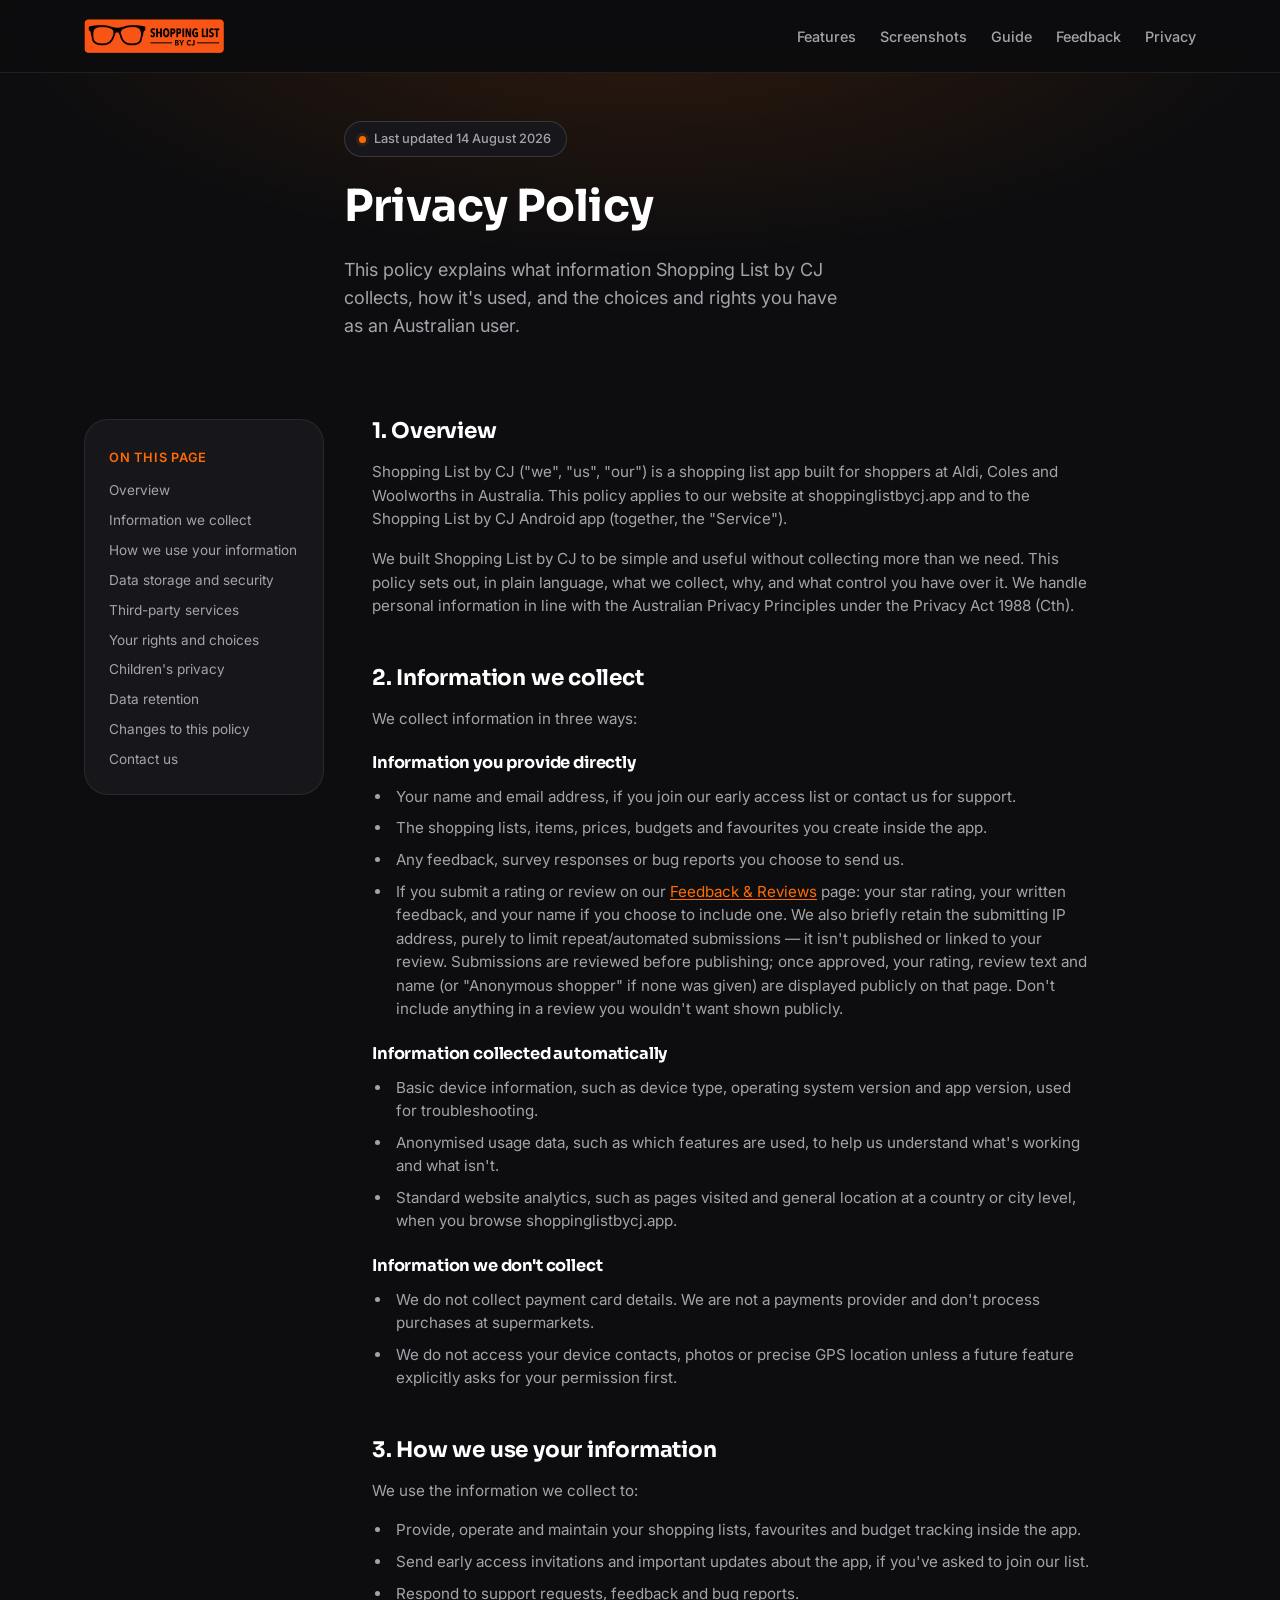
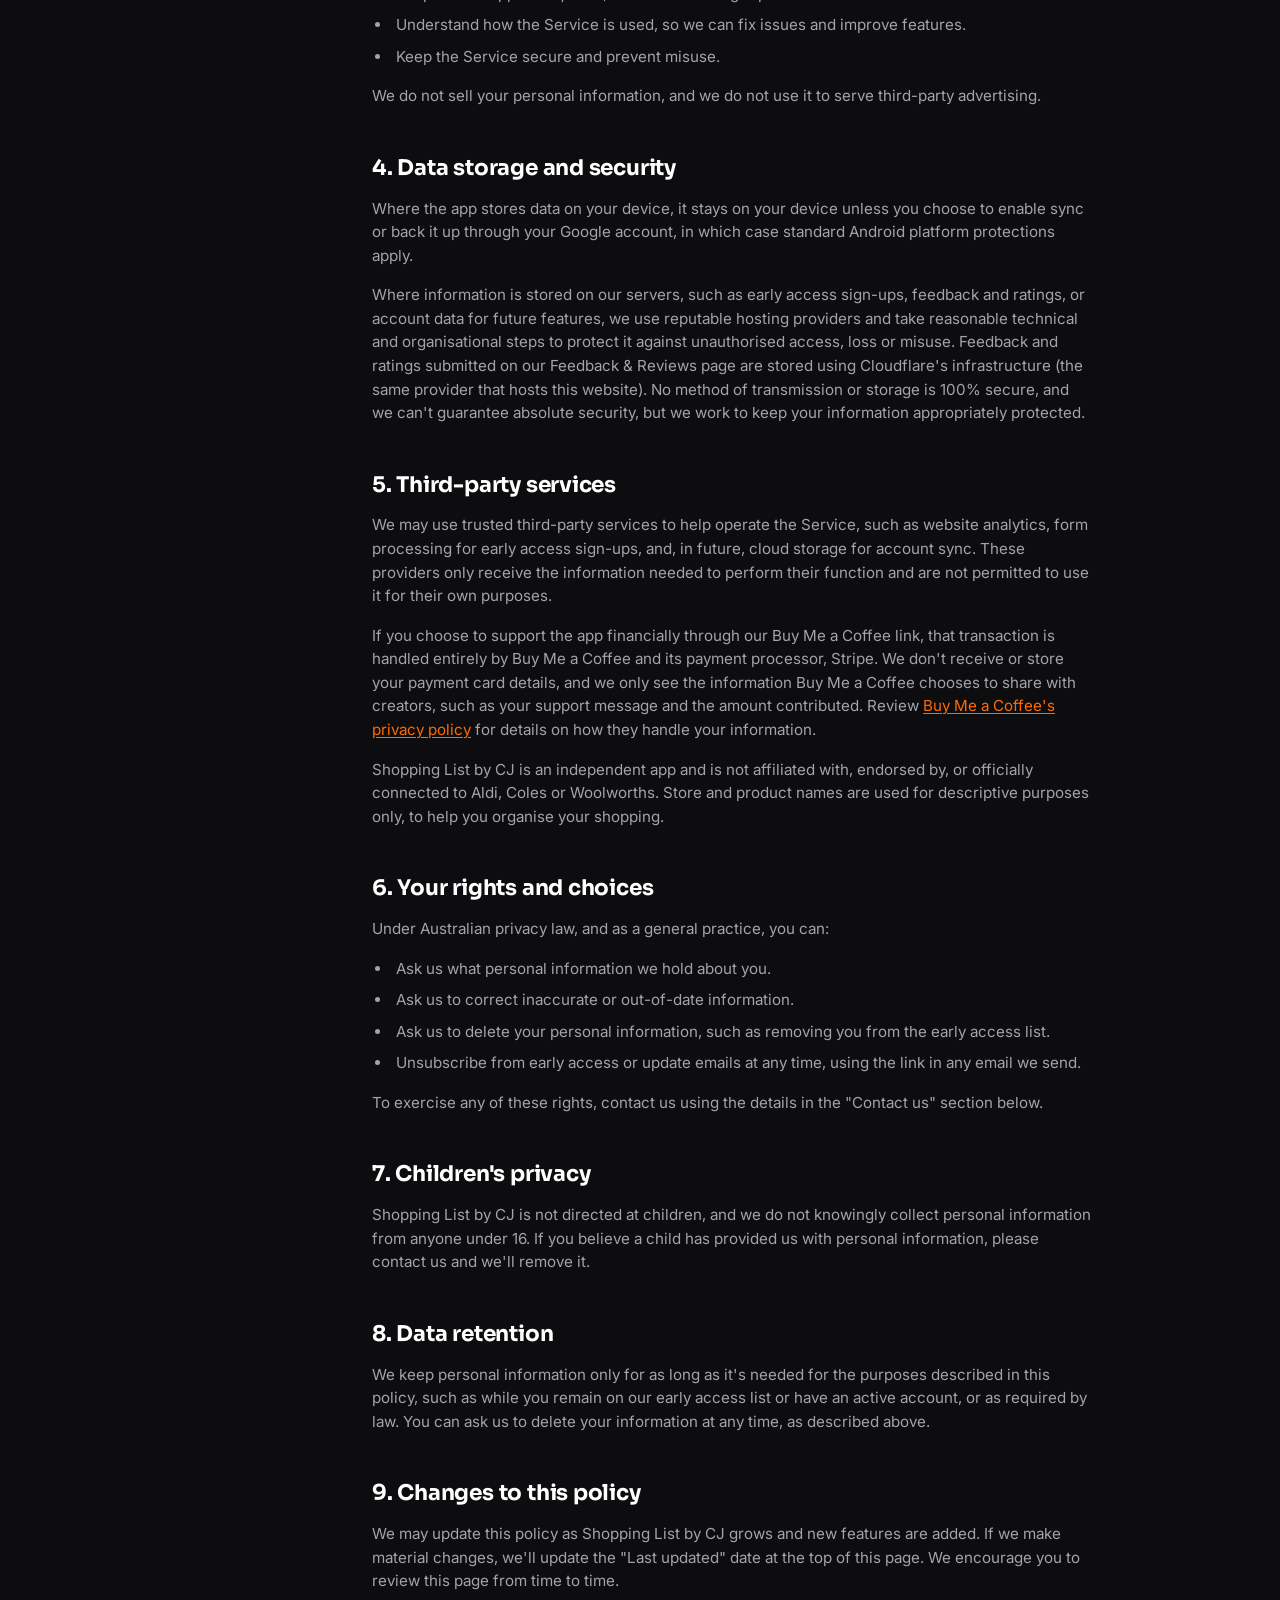
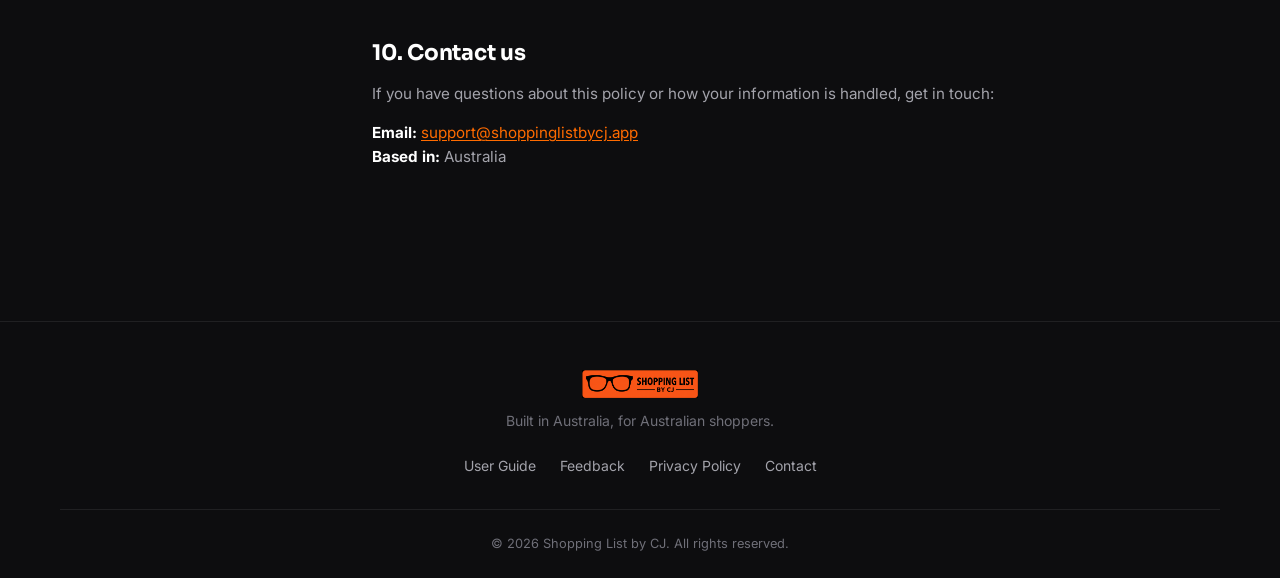
<file: privacy.html>
<!DOCTYPE html>
<html lang="en-AU">
<head>
<meta charset="UTF-8">
<meta name="viewport" content="width=device-width, initial-scale=1.0, viewport-fit=cover">
<title>Privacy Policy — Shopping List by CJ</title>
<meta name="description" content="Read the Privacy Policy for Shopping List by CJ, covering what data we collect, how it's used, and your rights as an Australian user.">
<meta name="robots" content="index, follow">
<link rel="canonical" href="https://shoppinglistbycj.app/privacy.html">

<meta name="theme-color" content="#0d0d0f">
<meta name="color-scheme" content="dark">

<meta property="og:type" content="website">
<meta property="og:site_name" content="Shopping List by CJ">
<meta property="og:title" content="Privacy Policy — Shopping List by CJ">
<meta property="og:description" content="What we collect, how we use it, and your rights as a Shopping List by CJ user.">
<meta property="og:image" content="https://shoppinglistbycj.app/images/logo.png">
<meta property="og:url" content="https://shoppinglistbycj.app/privacy.html">
<meta property="og:locale" content="en_AU">

<link rel="icon" type="image/png" href="images/icon-logo.png">
<link rel="apple-touch-icon" href="images/icon-logo.png">

<link rel="preconnect" href="https://fonts.googleapis.com">
<link rel="preconnect" href="https://fonts.gstatic.com" crossorigin>
<link href="https://fonts.googleapis.com/css2?family=Sora:wght@400;500;600;700;800&family=Inter:wght@400;500;600;700&display=swap" rel="stylesheet">

<link rel="stylesheet" href="css/style.css">
</head>
<body>

<a class="skip-link" href="#main">Skip to main content</a>

<header class="site-header" id="siteHeader">
  <div class="container header-inner">
    <a href="index.html" class="brand" aria-label="Shopping List by CJ home">
      <img src="images/logo-pill-dark.png" alt="Shopping List by CJ" class="brand-logo">
    </a>

    <button class="nav-toggle" id="navToggle" aria-expanded="false" aria-controls="primaryNav" aria-label="Toggle navigation menu">
      <span></span>
      <span></span>
      <span></span>
    </button>

    <nav class="primary-nav" id="primaryNav" aria-label="Primary">
      <ul>
        <li><a href="index.html#features">Features</a></li>
        <li><a href="index.html#screenshots">Screenshots</a></li>
        <li><a href="help.html">Guide</a></li>
        <li><a href="feedback.html">Feedback</a></li>
        <li><a href="privacy.html">Privacy</a></li>
      </ul>
    </nav>
  </div>
</header>

<main id="main">

  <!-- INTRO -->
  <section class="hero legal-hero" aria-labelledby="privacy-heading">
    <div class="container legal-hero-inner reveal">
      <span class="badge">
        <span class="badge-dot" aria-hidden="true"></span>
        Last updated 14 August 2026
      </span>
      <h1 id="privacy-heading" class="hero-heading">Privacy Policy</h1>
      <p class="hero-sub">
        This policy explains what information Shopping List by CJ collects, how it's used, and the choices and rights you have as an Australian user.
      </p>
    </div>
  </section>

  <!-- CONTENT -->
  <section class="legal-content-section">
    <div class="container">
      <article class="legal-content reveal">

        <nav class="legal-toc" aria-label="Table of contents">
          <span class="eyebrow">On this page</span>
          <ol>
            <li><a href="#overview">Overview</a></li>
            <li><a href="#information-we-collect">Information we collect</a></li>
            <li><a href="#how-we-use-it">How we use your information</a></li>
            <li><a href="#storage-and-security">Data storage and security</a></li>
            <li><a href="#third-parties">Third-party services</a></li>
            <li><a href="#your-rights">Your rights and choices</a></li>
            <li><a href="#childrens-privacy">Children's privacy</a></li>
            <li><a href="#retention">Data retention</a></li>
            <li><a href="#changes">Changes to this policy</a></li>
            <li><a href="#contact">Contact us</a></li>
          </ol>
        </nav>

        <div class="legal-body">

          <section id="overview" class="legal-section">
            <h2>1. Overview</h2>
            <p>
              Shopping List by CJ ("we", "us", "our") is a shopping list app built for shoppers at Aldi, Coles and Woolworths in Australia. This policy applies to our website at shoppinglistbycj.app and to the Shopping List by CJ Android app (together, the "Service").
            </p>
            <p>
              We built Shopping List by CJ to be simple and useful without collecting more than we need. This policy sets out, in plain language, what we collect, why, and what control you have over it. We handle personal information in line with the Australian Privacy Principles under the Privacy Act 1988 (Cth).
            </p>
          </section>

          <section id="information-we-collect" class="legal-section">
            <h2>2. Information we collect</h2>
            <p>We collect information in three ways:</p>

            <h3>Information you provide directly</h3>
            <ul>
              <li>Your name and email address, if you join our early access list or contact us for support.</li>
              <li>The shopping lists, items, prices, budgets and favourites you create inside the app.</li>
              <li>Any feedback, survey responses or bug reports you choose to send us.</li>
              <li>If you submit a rating or review on our <a href="feedback.html">Feedback &amp; Reviews</a> page: your star rating, your written feedback, and your name if you choose to include one. We also briefly retain the submitting IP address, purely to limit repeat/automated submissions &mdash; it isn't published or linked to your review. Submissions are reviewed before publishing; once approved, your rating, review text and name (or "Anonymous shopper" if none was given) are displayed publicly on that page. Don't include anything in a review you wouldn't want shown publicly.</li>
            </ul>

            <h3>Information collected automatically</h3>
            <ul>
              <li>Basic device information, such as device type, operating system version and app version, used for troubleshooting.</li>
              <li>Anonymised usage data, such as which features are used, to help us understand what's working and what isn't.</li>
              <li>Standard website analytics, such as pages visited and general location at a country or city level, when you browse shoppinglistbycj.app.</li>
            </ul>

            <h3>Information we don't collect</h3>
            <ul>
              <li>We do not collect payment card details. We are not a payments provider and don't process purchases at supermarkets.</li>
              <li>We do not access your device contacts, photos or precise GPS location unless a future feature explicitly asks for your permission first.</li>
            </ul>
          </section>

          <section id="how-we-use-it" class="legal-section">
            <h2>3. How we use your information</h2>
            <p>We use the information we collect to:</p>
            <ul>
              <li>Provide, operate and maintain your shopping lists, favourites and budget tracking inside the app.</li>
              <li>Send early access invitations and important updates about the app, if you've asked to join our list.</li>
              <li>Respond to support requests, feedback and bug reports.</li>
              <li>Understand how the Service is used, so we can fix issues and improve features.</li>
              <li>Keep the Service secure and prevent misuse.</li>
            </ul>
            <p>We do not sell your personal information, and we do not use it to serve third-party advertising.</p>
          </section>

          <section id="storage-and-security" class="legal-section">
            <h2>4. Data storage and security</h2>
            <p>
              Where the app stores data on your device, it stays on your device unless you choose to enable sync or back it up through your Google account, in which case standard Android platform protections apply.
            </p>
            <p>
              Where information is stored on our servers, such as early access sign-ups, feedback and ratings, or account data for future features, we use reputable hosting providers and take reasonable technical and organisational steps to protect it against unauthorised access, loss or misuse. Feedback and ratings submitted on our Feedback &amp; Reviews page are stored using Cloudflare's infrastructure (the same provider that hosts this website). No method of transmission or storage is 100% secure, and we can't guarantee absolute security, but we work to keep your information appropriately protected.
            </p>
          </section>

          <section id="third-parties" class="legal-section">
            <h2>5. Third-party services</h2>
            <p>
              We may use trusted third-party services to help operate the Service, such as website analytics, form processing for early access sign-ups, and, in future, cloud storage for account sync. These providers only receive the information needed to perform their function and are not permitted to use it for their own purposes.
            </p>
            <p>
              If you choose to support the app financially through our Buy Me a Coffee link, that transaction is handled entirely by Buy Me a Coffee and its payment processor, Stripe. We don't receive or store your payment card details, and we only see the information Buy Me a Coffee chooses to share with creators, such as your support message and the amount contributed. Review <a href="https://www.buymeacoffee.com/privacy" target="_blank" rel="noopener">Buy Me a Coffee's privacy policy</a> for details on how they handle your information.
            </p>
            <p>
              Shopping List by CJ is an independent app and is not affiliated with, endorsed by, or officially connected to Aldi, Coles or Woolworths. Store and product names are used for descriptive purposes only, to help you organise your shopping.
            </p>
          </section>

          <section id="your-rights" class="legal-section">
            <h2>6. Your rights and choices</h2>
            <p>Under Australian privacy law, and as a general practice, you can:</p>
            <ul>
              <li>Ask us what personal information we hold about you.</li>
              <li>Ask us to correct inaccurate or out-of-date information.</li>
              <li>Ask us to delete your personal information, such as removing you from the early access list.</li>
              <li>Unsubscribe from early access or update emails at any time, using the link in any email we send.</li>
            </ul>
            <p>To exercise any of these rights, contact us using the details in the "Contact us" section below.</p>
          </section>

          <section id="childrens-privacy" class="legal-section">
            <h2>7. Children's privacy</h2>
            <p>
              Shopping List by CJ is not directed at children, and we do not knowingly collect personal information from anyone under 16. If you believe a child has provided us with personal information, please contact us and we'll remove it.
            </p>
          </section>

          <section id="retention" class="legal-section">
            <h2>8. Data retention</h2>
            <p>
              We keep personal information only for as long as it's needed for the purposes described in this policy, such as while you remain on our early access list or have an active account, or as required by law. You can ask us to delete your information at any time, as described above.
            </p>
          </section>

          <section id="changes" class="legal-section">
            <h2>9. Changes to this policy</h2>
            <p>
              We may update this policy as Shopping List by CJ grows and new features are added. If we make material changes, we'll update the "Last updated" date at the top of this page. We encourage you to review this page from time to time.
            </p>
          </section>

          <section id="contact" class="legal-section">
            <h2>10. Contact us</h2>
            <p>
              If you have questions about this policy or how your information is handled, get in touch:
            </p>
            <p>
              <strong>Email:</strong> <a href="mailto:support@shoppinglistbycj.app">support@shoppinglistbycj.app</a><br>
              <strong>Based in:</strong> Australia
            </p>
          </section>

        </div>
      </article>
    </div>
  </section>

</main>

<footer class="site-footer">
  <div class="container footer-inner">
    <div class="footer-brand">
      <img src="images/logo-pill-dark.png" alt="Shopping List by CJ" class="footer-logo">
      <p>Built in Australia, for Australian shoppers.</p>
    </div>

    <nav class="footer-nav" aria-label="Footer">
      <a href="help.html">User Guide</a>
      <a href="feedback.html">Feedback</a>
      <a href="privacy.html">Privacy Policy</a>
      <a href="mailto:support@shoppinglistbycj.app">Contact</a>
    </nav>
  </div>
  <div class="container footer-bottom">
    <p>&copy; <span id="currentYear">2026</span> Shopping List by CJ. All rights reserved.</p>
  </div>
</footer>

<script src="js/main.js" defer></script>
</body>
</html>
</file>
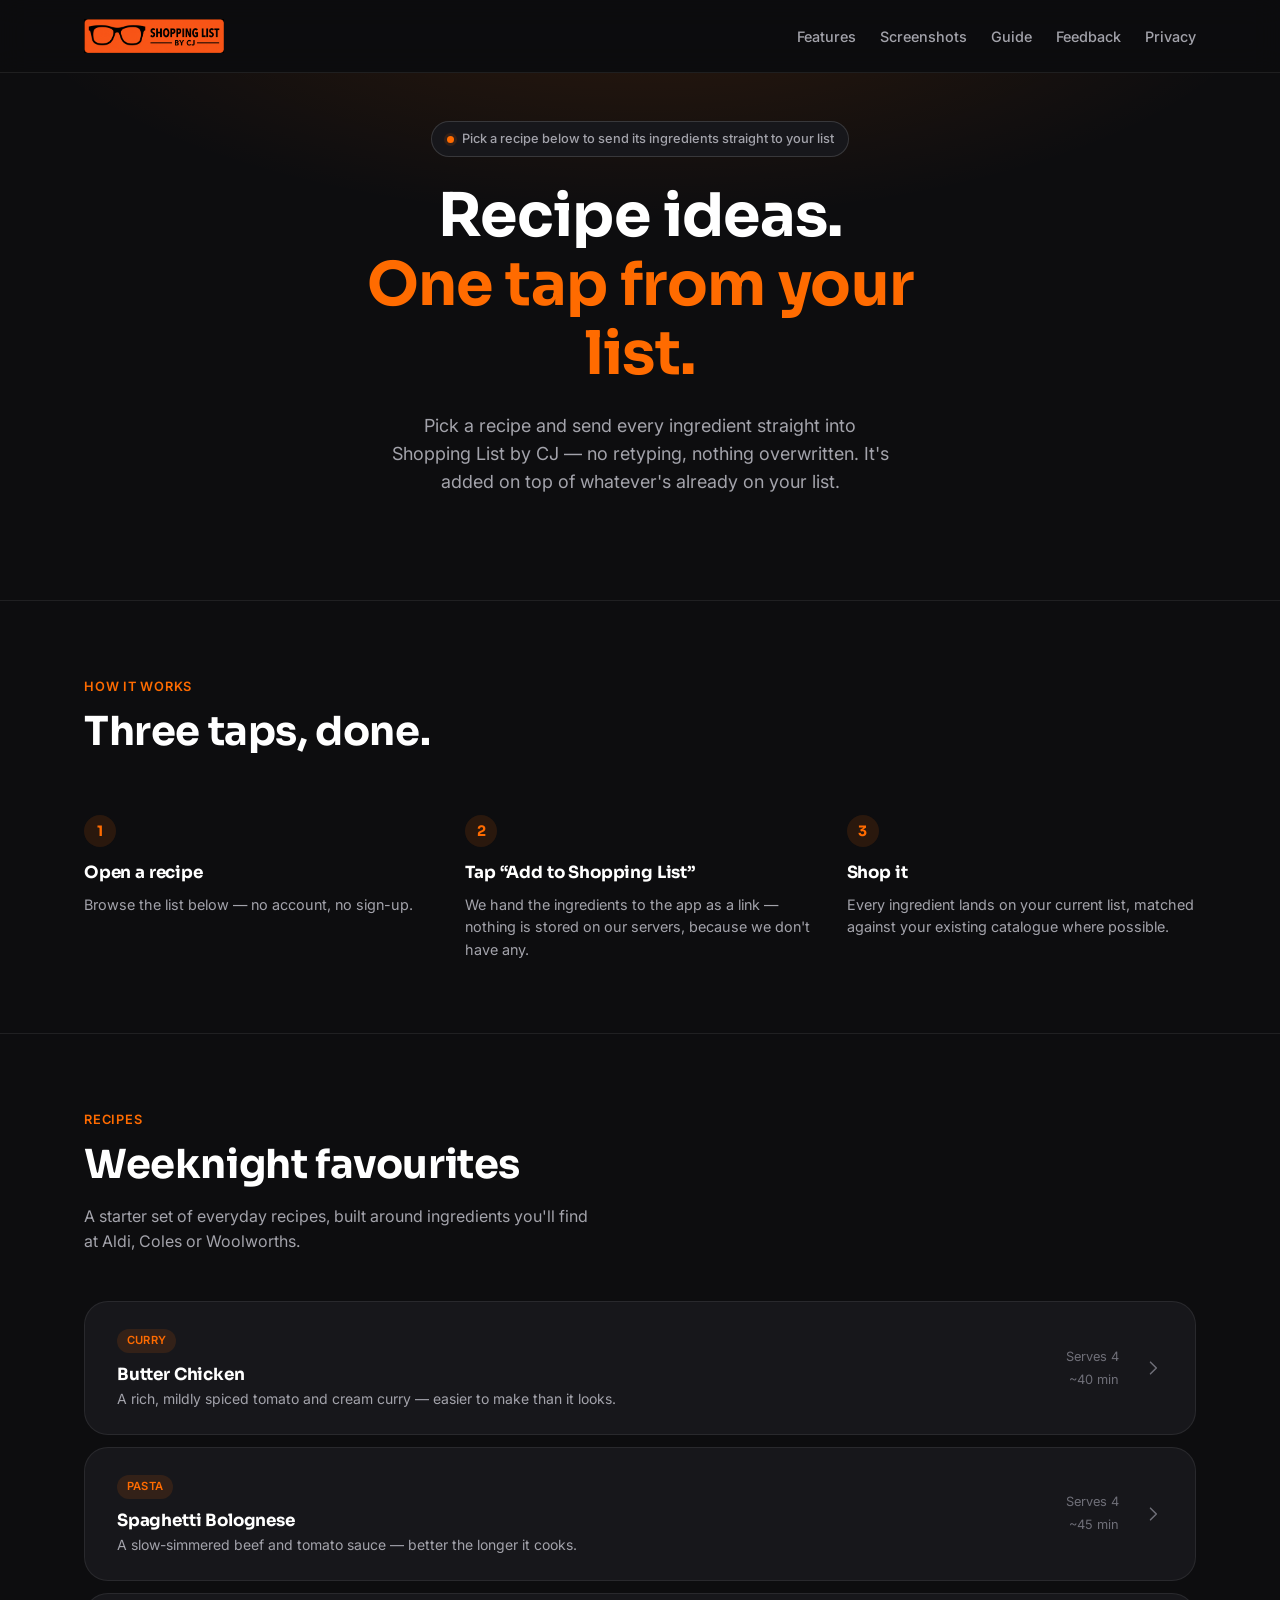
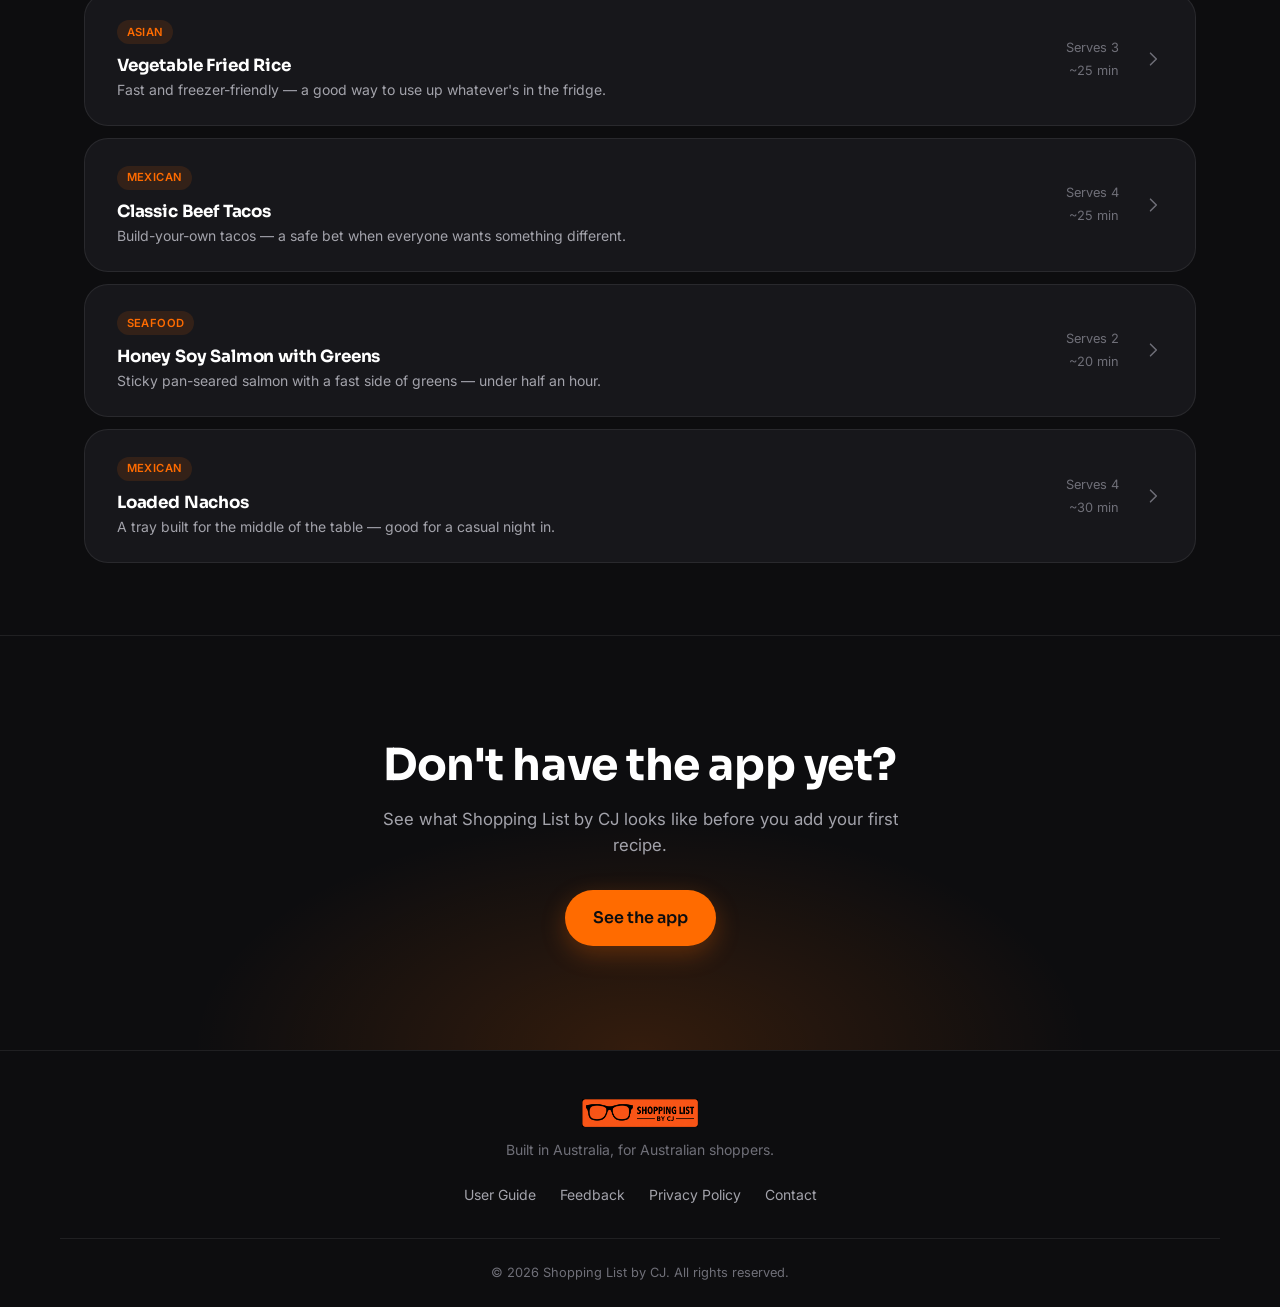
<file: recipes.html>
<!DOCTYPE html>
<html lang="en-AU">
<head>
<meta charset="UTF-8">
<meta name="viewport" content="width=device-width, initial-scale=1.0, viewport-fit=cover">
<title>Recipes — Shopping List by CJ</title>
<meta name="description" content="Browse recipe ideas and add every ingredient to your Shopping List by CJ app in one tap. No retyping your shopping list from scratch.">
<meta name="keywords" content="recipe import, shopping list app, Australia, Aldi, Coles, Woolworths, recipe ingredients, grocery list app">
<meta name="author" content="Shopping List by CJ">
<meta name="robots" content="index, follow">
<link rel="canonical" href="https://shoppinglistbycj.app/recipes.html">

<!-- Theme -->
<meta name="theme-color" content="#0d0d0f">
<meta name="color-scheme" content="dark">

<!-- Open Graph -->
<meta property="og:type" content="website">
<meta property="og:site_name" content="Shopping List by CJ">
<meta property="og:title" content="Recipes — Shopping List by CJ">
<meta property="og:description" content="Browse recipe ideas and add every ingredient to your Shopping List by CJ app in one tap.">
<meta property="og:image" content="https://shoppinglistbycj.app/images/logo.png">
<meta property="og:url" content="https://shoppinglistbycj.app/recipes.html">
<meta property="og:locale" content="en_AU">

<!-- Twitter -->
<meta name="twitter:card" content="summary_large_image">
<meta name="twitter:title" content="Recipes — Shopping List by CJ">
<meta name="twitter:description" content="Browse recipe ideas and add every ingredient to your Shopping List by CJ app in one tap.">
<meta name="twitter:image" content="https://shoppinglistbycj.app/images/logo.png">

<!-- Favicons -->
<link rel="icon" type="image/png" href="images/icon-logo.png">
<link rel="apple-touch-icon" href="images/icon-logo.png">

<!-- Fonts -->
<link rel="preconnect" href="https://fonts.googleapis.com">
<link rel="preconnect" href="https://fonts.gstatic.com" crossorigin>
<link href="https://fonts.googleapis.com/css2?family=Sora:wght@400;500;600;700;800&family=Inter:wght@400;500;600;700&display=swap" rel="stylesheet">

<!-- Styles -->
<link rel="stylesheet" href="css/style.css">
</head>
<body>

<a class="skip-link" href="#main">Skip to main content</a>

<header class="site-header" id="siteHeader">
  <div class="container header-inner">
    <a href="index.html" class="brand" aria-label="Shopping List by CJ home">
      <img src="images/logo-pill-dark.png" alt="Shopping List by CJ" class="brand-logo">
    </a>

    <button class="nav-toggle" id="navToggle" aria-expanded="false" aria-controls="primaryNav" aria-label="Toggle navigation menu">
      <span></span>
      <span></span>
      <span></span>
    </button>

    <nav class="primary-nav" id="primaryNav" aria-label="Primary">
      <ul>
        <li><a href="index.html#features">Features</a></li>
        <li><a href="index.html#screenshots">Screenshots</a></li>
        <li><a href="help.html">Guide</a></li>
        <li><a href="feedback.html">Feedback</a></li>
        <li><a href="privacy.html">Privacy</a></li>
      </ul>
    </nav>
  </div>
</header>

<main id="main">

  <!-- INTRO -->
  <section class="hero recipes-hero" aria-labelledby="recipes-heading">
    <div class="container recipes-hero-inner reveal">
      <span class="badge">
        <span class="badge-dot" aria-hidden="true"></span>
        Pick a recipe below to send its ingredients straight to your list
      </span>

      <h1 id="recipes-heading" class="hero-heading">
        Recipe ideas.<br>
        <span class="text-accent">One tap from your list.</span>
      </h1>

      <p class="hero-sub">
        Pick a recipe and send every ingredient straight into Shopping List by CJ &mdash; no retyping, nothing overwritten. It's added on top of whatever's already on your list.
      </p>
    </div>
  </section>

  <!-- HOW IT WORKS -->
  <section class="recipes-how" aria-labelledby="how-heading">
    <div class="container">
      <div class="section-heading reveal">
        <span class="eyebrow">How it works</span>
        <h2 id="how-heading">Three taps, done.</h2>
      </div>

      <div class="how-grid reveal">
        <div class="how-step">
          <span class="how-step-number">1</span>
          <h3>Open a recipe</h3>
          <p>Browse the list below &mdash; no account, no sign-up.</p>
        </div>
        <div class="how-step">
          <span class="how-step-number">2</span>
          <h3>Tap &ldquo;Add to Shopping List&rdquo;</h3>
          <p>We hand the ingredients to the app as a link &mdash; nothing is stored on our servers, because we don't have any.</p>
        </div>
        <div class="how-step">
          <span class="how-step-number">3</span>
          <h3>Shop it</h3>
          <p>Every ingredient lands on your current list, matched against your existing catalogue where possible.</p>
        </div>
      </div>
    </div>
  </section>

  <!-- RECIPE INDEX -->
  <!--
    Flat list for now. `data-category` is already set on each item so a
    future category filter/tab bar (see .recipe-grid in style.css, kept
    around unused for a category-grouped grid view later) can slot in
    without restructuring this markup — just read the attribute and
    show/hide or regroup <li> elements by it.
  -->
  <section class="recipes-list" id="recipe-list" aria-labelledby="recipe-list-heading">
    <div class="container">
      <div class="section-heading reveal">
        <span class="eyebrow">Recipes</span>
        <h2 id="recipe-list-heading">Weeknight favourites</h2>
        <p class="section-sub">A starter set of everyday recipes, built around ingredients you'll find at Aldi, Coles or Woolworths.</p>
      </div>

      <ul class="recipe-index-list reveal">

        <li class="recipe-index-item" data-category="Curry">
          <a href="recipes/butter-chicken.html" class="recipe-index-link">
            <div class="recipe-index-main">
              <span class="recipe-index-tag">Curry</span>
              <h3>Butter Chicken</h3>
              <p>A rich, mildly spiced tomato and cream curry &mdash; easier to make than it looks.</p>
            </div>
            <div class="recipe-index-meta">
              <span>Serves 4</span>
              <span>~40 min</span>
            </div>
            <svg class="recipe-index-arrow" viewBox="0 0 24 24" fill="none" aria-hidden="true">
              <path d="M9 5L16 12L9 19" stroke="currentColor" stroke-width="1.8" stroke-linecap="round" stroke-linejoin="round"/>
            </svg>
          </a>
        </li>

        <li class="recipe-index-item" data-category="Pasta">
          <a href="recipes/spaghetti-bolognese.html" class="recipe-index-link">
            <div class="recipe-index-main">
              <span class="recipe-index-tag">Pasta</span>
              <h3>Spaghetti Bolognese</h3>
              <p>A slow-simmered beef and tomato sauce &mdash; better the longer it cooks.</p>
            </div>
            <div class="recipe-index-meta">
              <span>Serves 4</span>
              <span>~45 min</span>
            </div>
            <svg class="recipe-index-arrow" viewBox="0 0 24 24" fill="none" aria-hidden="true">
              <path d="M9 5L16 12L9 19" stroke="currentColor" stroke-width="1.8" stroke-linecap="round" stroke-linejoin="round"/>
            </svg>
          </a>
        </li>

        <li class="recipe-index-item" data-category="Asian">
          <a href="recipes/vegetable-fried-rice.html" class="recipe-index-link">
            <div class="recipe-index-main">
              <span class="recipe-index-tag">Asian</span>
              <h3>Vegetable Fried Rice</h3>
              <p>Fast and freezer-friendly &mdash; a good way to use up whatever's in the fridge.</p>
            </div>
            <div class="recipe-index-meta">
              <span>Serves 3</span>
              <span>~25 min</span>
            </div>
            <svg class="recipe-index-arrow" viewBox="0 0 24 24" fill="none" aria-hidden="true">
              <path d="M9 5L16 12L9 19" stroke="currentColor" stroke-width="1.8" stroke-linecap="round" stroke-linejoin="round"/>
            </svg>
          </a>
        </li>

        <li class="recipe-index-item" data-category="Mexican">
          <a href="recipes/classic-beef-tacos.html" class="recipe-index-link">
            <div class="recipe-index-main">
              <span class="recipe-index-tag">Mexican</span>
              <h3>Classic Beef Tacos</h3>
              <p>Build-your-own tacos &mdash; a safe bet when everyone wants something different.</p>
            </div>
            <div class="recipe-index-meta">
              <span>Serves 4</span>
              <span>~25 min</span>
            </div>
            <svg class="recipe-index-arrow" viewBox="0 0 24 24" fill="none" aria-hidden="true">
              <path d="M9 5L16 12L9 19" stroke="currentColor" stroke-width="1.8" stroke-linecap="round" stroke-linejoin="round"/>
            </svg>
          </a>
        </li>

        <li class="recipe-index-item" data-category="Seafood">
          <a href="recipes/honey-soy-salmon-with-greens.html" class="recipe-index-link">
            <div class="recipe-index-main">
              <span class="recipe-index-tag">Seafood</span>
              <h3>Honey Soy Salmon with Greens</h3>
              <p>Sticky pan-seared salmon with a fast side of greens &mdash; under half an hour.</p>
            </div>
            <div class="recipe-index-meta">
              <span>Serves 2</span>
              <span>~20 min</span>
            </div>
            <svg class="recipe-index-arrow" viewBox="0 0 24 24" fill="none" aria-hidden="true">
              <path d="M9 5L16 12L9 19" stroke="currentColor" stroke-width="1.8" stroke-linecap="round" stroke-linejoin="round"/>
            </svg>
          </a>
        </li>

        <li class="recipe-index-item" data-category="Mexican">
          <a href="recipes/loaded-nachos.html" class="recipe-index-link">
            <div class="recipe-index-main">
              <span class="recipe-index-tag">Mexican</span>
              <h3>Loaded Nachos</h3>
              <p>A tray built for the middle of the table &mdash; good for a casual night in.</p>
            </div>
            <div class="recipe-index-meta">
              <span>Serves 4</span>
              <span>~30 min</span>
            </div>
            <svg class="recipe-index-arrow" viewBox="0 0 24 24" fill="none" aria-hidden="true">
              <path d="M9 5L16 12L9 19" stroke="currentColor" stroke-width="1.8" stroke-linecap="round" stroke-linejoin="round"/>
            </svg>
          </a>
        </li>

      </ul>
    </div>
  </section>

  <!-- CTA -->
  <section class="cta" aria-labelledby="recipes-cta-heading">
    <div class="container cta-inner reveal">
      <h2 id="recipes-cta-heading">Don't have the app yet?</h2>
      <p>See what Shopping List by CJ looks like before you add your first recipe.</p>
      <a href="index.html#screenshots" class="btn btn-primary btn-large">See the app</a>
    </div>
  </section>

</main>

<footer class="site-footer">
  <div class="container footer-inner">
    <div class="footer-brand">
      <img src="images/logo-pill-dark.png" alt="Shopping List by CJ" class="footer-logo">
      <p>Built in Australia, for Australian shoppers.</p>
    </div>

    <nav class="footer-nav" aria-label="Footer">
      <a href="help.html">User Guide</a>
      <a href="feedback.html">Feedback</a>
      <a href="privacy.html">Privacy Policy</a>
      <a href="mailto:support@shoppinglistbycj.app">Contact</a>
    </nav>
  </div>
  <div class="container footer-bottom">
    <p>&copy; <span id="currentYear">2026</span> Shopping List by CJ. All rights reserved.</p>
  </div>
</footer>

<script src="js/main.js" defer></script>
</body>
</html>
</file>
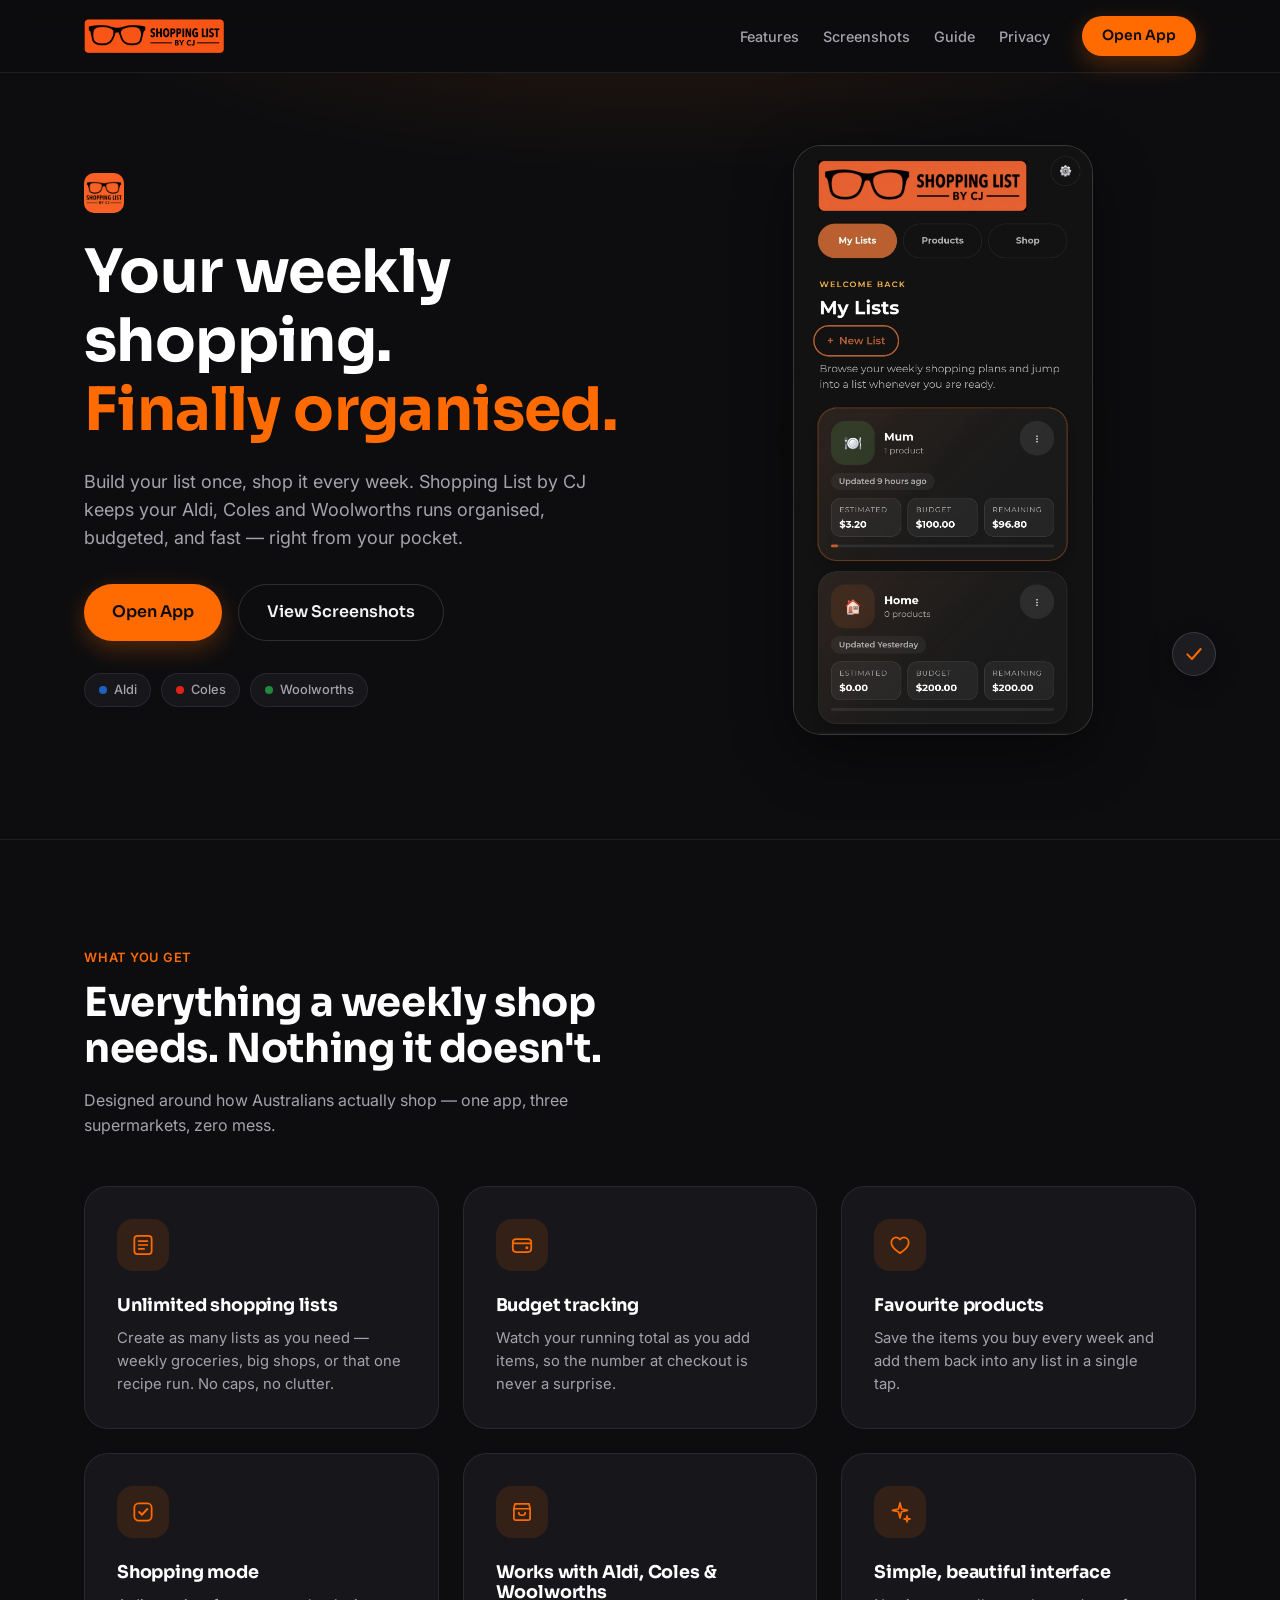
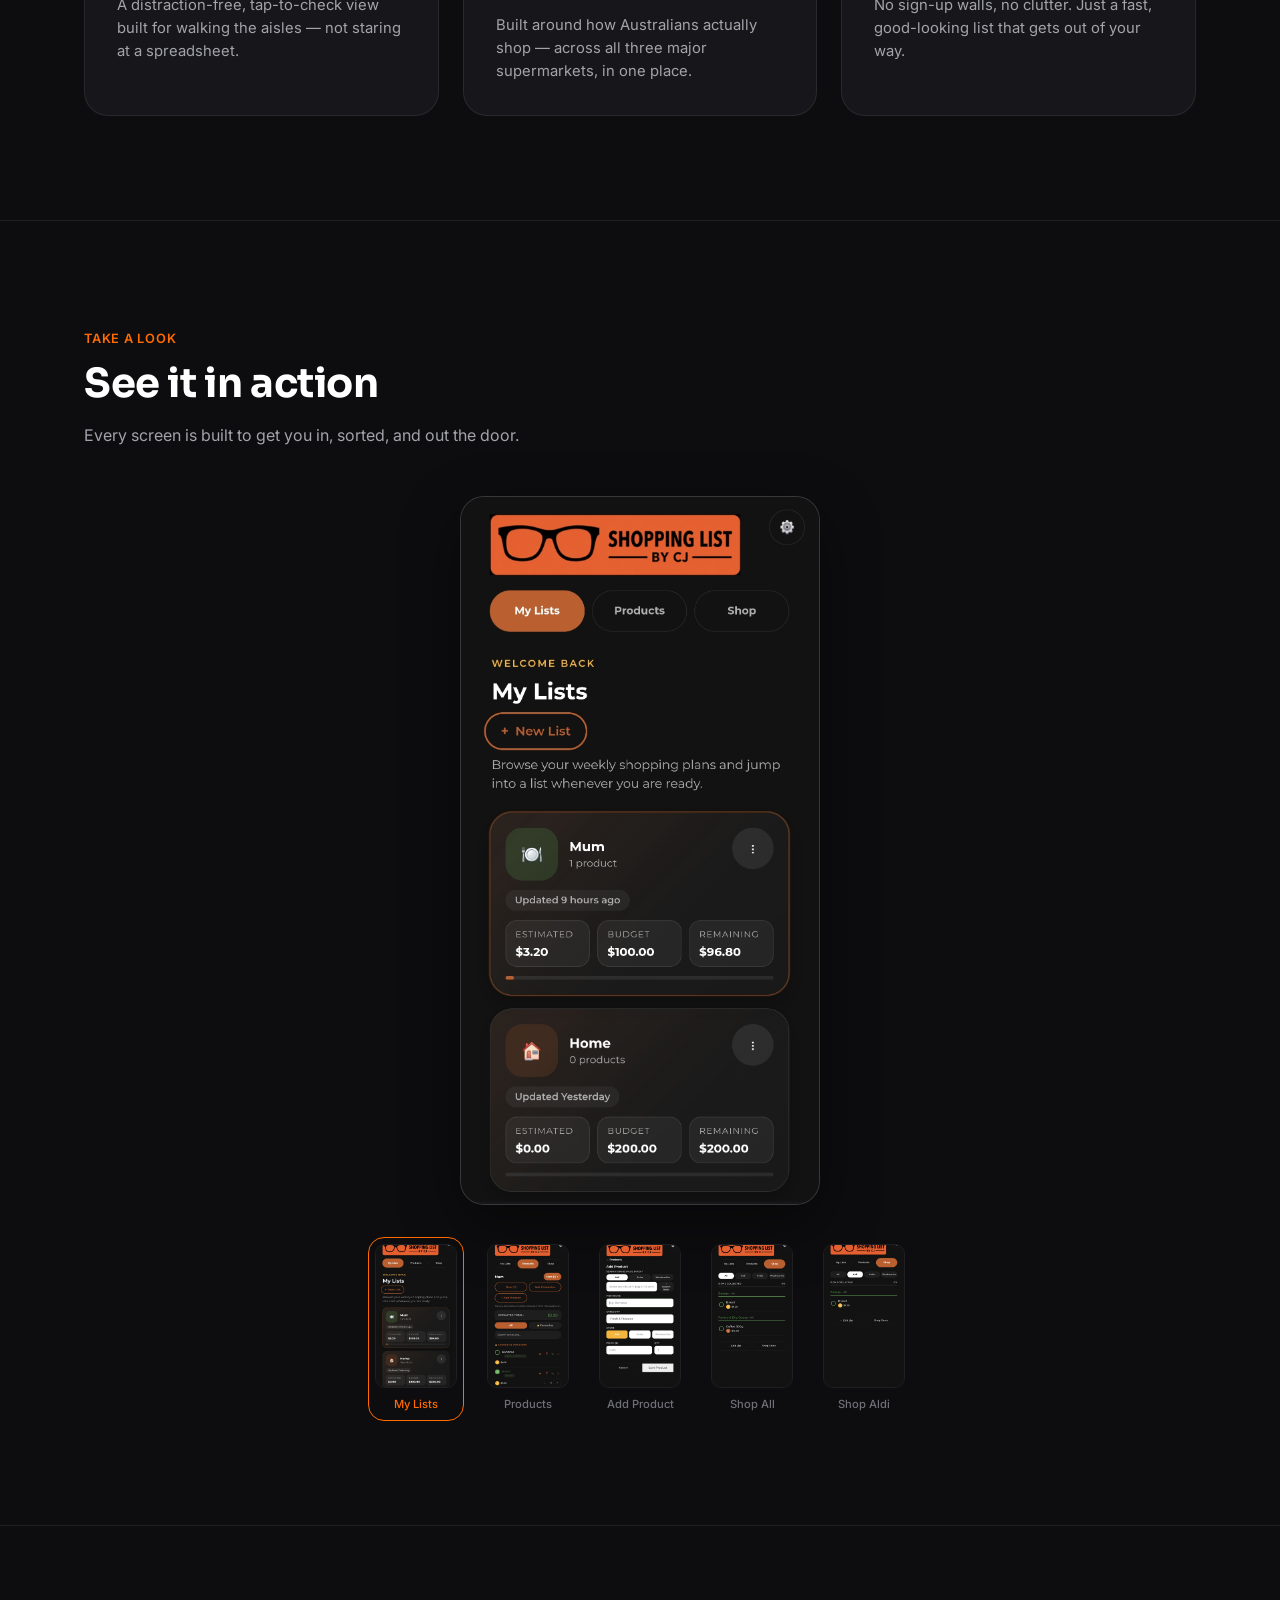
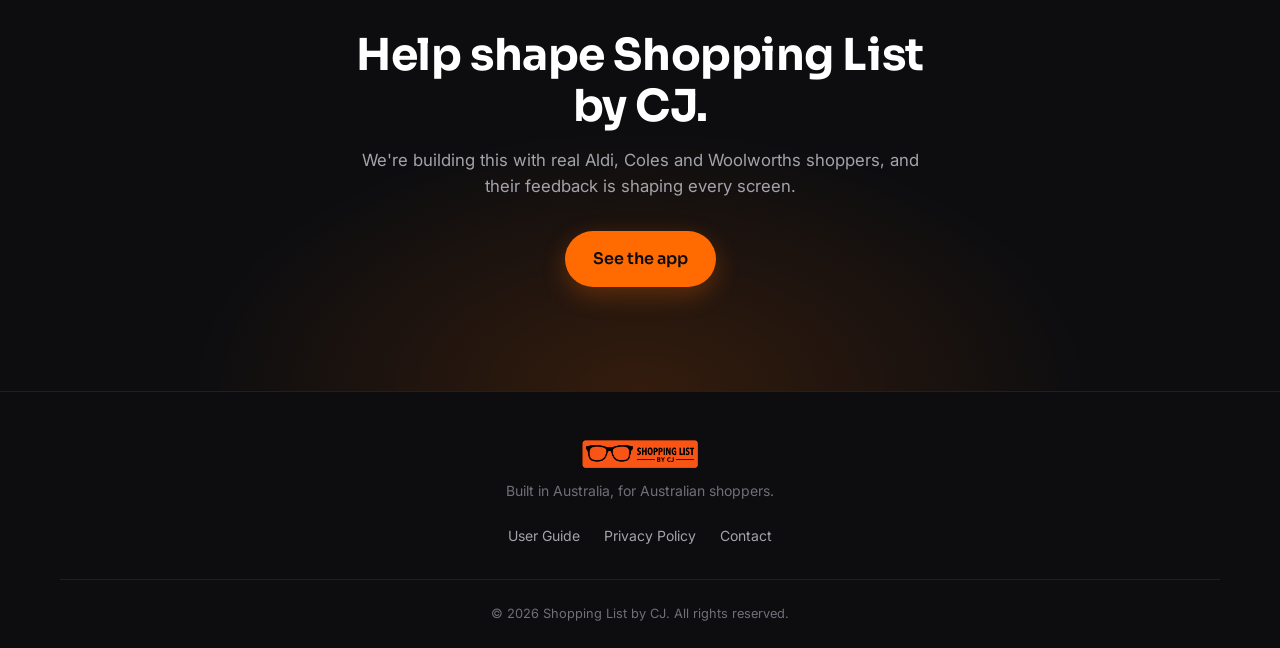
<file: tester.html>
<!DOCTYPE html>
<html lang="en-AU">
<head>
<meta charset="UTF-8">
<meta name="viewport" content="width=device-width, initial-scale=1.0, viewport-fit=cover">
<title>Shopping List by CJ — Your Weekly Shopping, Finally Organised</title>
<meta name="description" content="Shopping List by CJ is a premium shopping list app built for Australian shoppers at Aldi, Coles and Woolworths. Track budgets, save favourites, and shop faster.">
<meta name="keywords" content="shopping list app, Australia, Aldi, Coles, Woolworths, budget tracker, grocery list app, Android app">
<meta name="author" content="Shopping List by CJ">
<meta name="robots" content="index, follow">
<link rel="canonical" href="https://shoppinglistbycj.app/">

<!-- Theme -->
<meta name="theme-color" content="#0d0d0f">
<meta name="color-scheme" content="dark">

<!-- Open Graph -->
<meta property="og:type" content="website">
<meta property="og:site_name" content="Shopping List by CJ">
<meta property="og:title" content="Shopping List by CJ — Your Weekly Shopping, Finally Organised">
<meta property="og:description" content="A premium shopping list app built for Australian shoppers at Aldi, Coles and Woolworths.">
<meta property="og:image" content="https://shoppinglistbycj.app/images/logo.png">
<meta property="og:url" content="https://shoppinglistbycj.app/">
<meta property="og:locale" content="en_AU">

<!-- Twitter -->
<meta name="twitter:card" content="summary_large_image">
<meta name="twitter:title" content="Shopping List by CJ — Your Weekly Shopping, Finally Organised">
<meta name="twitter:description" content="A premium shopping list app built for Australian shoppers at Aldi, Coles and Woolworths.">
<meta name="twitter:image" content="https://shoppinglistbycj.app/images/logo.png">

<!-- Favicons -->
<link rel="icon" type="image/png" href="images/icon-logo.png">
<link rel="apple-touch-icon" href="images/icon-logo.png">

<!-- Fonts -->
<link rel="preconnect" href="https://fonts.googleapis.com">
<link rel="preconnect" href="https://fonts.gstatic.com" crossorigin>
<link href="https://fonts.googleapis.com/css2?family=Sora:wght@400;500;600;700;800&family=Inter:wght@400;500;600;700&display=swap" rel="stylesheet">

<!-- Styles -->
<link rel="stylesheet" href="css/style.css">

<!-- Structured Data -->
<script type="application/ld+json">
{
  "@context": "https://schema.org",
  "@type": "MobileApplication",
  "name": "Shopping List by CJ",
  "operatingSystem": "Android",
  "applicationCategory": "ShoppingApplication",
  "description": "A premium shopping list app built for Australian shoppers at Aldi, Coles and Woolworths.",
  "offers": {
    "@type": "Offer",
    "price": "0",
    "priceCurrency": "AUD"
  },
  "countriesSupported": "AU"
}
</script>
</head>
<body>

<a class="skip-link" href="#main">Skip to main content</a>

<header class="site-header" id="siteHeader">
  <div class="container header-inner">
    <a href="index.html" class="brand" aria-label="Shopping List by CJ home">
      <img src="images/logo-pill-dark.png" alt="Shopping List by CJ" class="brand-logo">
    </a>

    <button class="nav-toggle" id="navToggle" aria-expanded="false" aria-controls="primaryNav" aria-label="Toggle navigation menu">
      <span></span>
      <span></span>
      <span></span>
    </button>

    <nav class="primary-nav" id="primaryNav" aria-label="Primary">
      <ul>
        <li><a href="#features">Features</a></li>
        <li><a href="#screenshots">Screenshots</a></li>
        <li><a href="help.html">Guide</a></li>
        <li><a href="privacy.html">Privacy</a></li>
      </ul>
      <a href="https://shopping-list-by-cj.pages.dev" class="btn btn-primary btn-small" target="_blank" rel="noopener">Open App</a>
    </nav>
  </div>
</header>

<main id="main">

  <!-- HERO -->
  <section class="hero" aria-labelledby="hero-heading">
    <div class="container hero-grid">

      <div class="hero-content reveal">
        <img src="images/logo.png" alt="" class="hero-mark" width="56" height="56">

        <h1 id="hero-heading" class="hero-heading">
          Your weekly shopping.<br>
          <span class="text-accent">Finally organised.</span>
        </h1>

        <p class="hero-sub">
          Build your list once, shop it every week. Shopping List by CJ keeps your Aldi, Coles and Woolworths runs organised, budgeted, and fast &mdash; right from your pocket.
        </p>

        <div class="hero-actions">
          <a href="https://shopping-list-by-cj.pages.dev" class="btn btn-primary btn-large" target="_blank" rel="noopener">Open App</a>
          <a href="#screenshots" class="btn btn-ghost btn-large">View Screenshots</a>
        </div>

        <div class="hero-stores" aria-label="Supported supermarkets">
          <span class="store-pill"><i class="store-dot store-dot--aldi"></i>Aldi</span>
          <span class="store-pill"><i class="store-dot store-dot--coles"></i>Coles</span>
          <span class="store-pill"><i class="store-dot store-dot--woolies"></i>Woolworths</span>
        </div>
      </div>

      <div class="hero-visual reveal">
        <div class="phone-glow" aria-hidden="true"></div>
        <div class="phone-frame">
          <img src="screenshots/my-lists.jpg" alt="Shopping List by CJ app showing a weekly shopping list with items grouped and checked off" class="phone-screen">
        </div>
        <div class="floating-card floating-card--check" aria-hidden="true">
          <svg viewBox="0 0 24 24" fill="none" xmlns="http://www.w3.org/2000/svg">
            <path d="M4 12.5L9.5 18L20 6" stroke="#ff6b00" stroke-width="2.4" stroke-linecap="round" stroke-linejoin="round"/>
          </svg>
        </div>
      </div>

    </div>
  </section>

  <!-- FEATURES -->
  <section class="features" id="features" aria-labelledby="features-heading">
    <div class="container">
      <div class="section-heading reveal">
        <span class="eyebrow">What you get</span>
        <h2 id="features-heading">Everything a weekly shop needs. Nothing it doesn't.</h2>
        <p class="section-sub">Designed around how Australians actually shop &mdash; one app, three supermarkets, zero mess.</p>
      </div>

      <div class="feature-grid">

        <article class="feature-card reveal">
          <span class="feature-icon" aria-hidden="true">
            <svg viewBox="0 0 24 24" fill="none" xmlns="http://www.w3.org/2000/svg">
              <rect x="4" y="3.5" width="16" height="17" rx="3" stroke="#ff6b00" stroke-width="1.6"/>
              <path d="M8 8.5H16" stroke="#ff6b00" stroke-width="1.6" stroke-linecap="round"/>
              <path d="M8 12H16" stroke="#ff6b00" stroke-width="1.6" stroke-linecap="round"/>
              <path d="M8 15.5H13" stroke="#ff6b00" stroke-width="1.6" stroke-linecap="round"/>
            </svg>
          </span>
          <h3>Unlimited shopping lists</h3>
          <p>Create as many lists as you need &mdash; weekly groceries, big shops, or that one recipe run. No caps, no clutter.</p>
        </article>

        <article class="feature-card reveal">
          <span class="feature-icon" aria-hidden="true">
            <svg viewBox="0 0 24 24" fill="none" xmlns="http://www.w3.org/2000/svg">
              <rect x="3.5" y="6.5" width="17" height="12" rx="3" stroke="#ff6b00" stroke-width="1.6"/>
              <path d="M3.5 10.5H20.5" stroke="#ff6b00" stroke-width="1.6"/>
              <circle cx="16.5" cy="14.5" r="1.4" fill="#ff6b00"/>
            </svg>
          </span>
          <h3>Budget tracking</h3>
          <p>Watch your running total as you add items, so the number at checkout is never a surprise.</p>
        </article>

        <article class="feature-card reveal">
          <span class="feature-icon" aria-hidden="true">
            <svg viewBox="0 0 24 24" fill="none" xmlns="http://www.w3.org/2000/svg">
              <path d="M12 19.5C12 19.5 4 14.9 4 9.6C4 6.9 6.1 5 8.5 5C10 5 11.3 5.8 12 7C12.7 5.8 14 5 15.5 5C17.9 5 20 6.9 20 9.6C20 14.9 12 19.5 12 19.5Z" stroke="#ff6b00" stroke-width="1.6" stroke-linejoin="round"/>
            </svg>
          </span>
          <h3>Favourite products</h3>
          <p>Save the items you buy every week and add them back into any list in a single tap.</p>
        </article>

        <article class="feature-card reveal">
          <span class="feature-icon" aria-hidden="true">
            <svg viewBox="0 0 24 24" fill="none" xmlns="http://www.w3.org/2000/svg">
              <rect x="4" y="4" width="16" height="16" rx="4" stroke="#ff6b00" stroke-width="1.6"/>
              <path d="M8.5 12L11 14.5L16 9.2" stroke="#ff6b00" stroke-width="1.8" stroke-linecap="round" stroke-linejoin="round"/>
            </svg>
          </span>
          <h3>Shopping mode</h3>
          <p>A distraction-free, tap-to-check view built for walking the aisles &mdash; not staring at a spreadsheet.</p>
        </article>

        <article class="feature-card reveal">
          <span class="feature-icon" aria-hidden="true">
            <svg viewBox="0 0 24 24" fill="none" xmlns="http://www.w3.org/2000/svg">
              <path d="M4.5 9L5.5 4.5H18.5L19.5 9" stroke="#ff6b00" stroke-width="1.6" stroke-linejoin="round"/>
              <path d="M4.5 9H19.5V18C19.5 18.8284 18.8284 19.5 18 19.5H6C5.17157 19.5 4.5 18.8284 4.5 18V9Z" stroke="#ff6b00" stroke-width="1.6" stroke-linejoin="round"/>
              <path d="M9 12.5C9 13.8807 10.1193 15 11.5 15H12.5C13.8807 15 15 13.8807 15 12.5" stroke="#ff6b00" stroke-width="1.6" stroke-linecap="round"/>
            </svg>
          </span>
          <h3>Works with Aldi, Coles &amp; Woolworths</h3>
          <p>Built around how Australians actually shop &mdash; across all three major supermarkets, in one place.</p>
        </article>

        <article class="feature-card reveal">
          <span class="feature-icon" aria-hidden="true">
            <svg viewBox="0 0 24 24" fill="none" xmlns="http://www.w3.org/2000/svg">
              <path d="M12 3.5L13.4 9.2L19 10.5L13.4 11.8L12 17.5L10.6 11.8L5 10.5L10.6 9.2L12 3.5Z" stroke="#ff6b00" stroke-width="1.5" stroke-linejoin="round"/>
              <path d="M18.5 15.5L19.1 17.9L21.4 18.5L19.1 19.1L18.5 21.4L17.9 19.1L15.6 18.5L17.9 17.9L18.5 15.5Z" stroke="#ff6b00" stroke-width="1.3" stroke-linejoin="round"/>
            </svg>
          </span>
          <h3>Simple, beautiful interface</h3>
          <p>No sign-up walls, no clutter. Just a fast, good-looking list that gets out of your way.</p>
        </article>

      </div>
    </div>
  </section>

  <!-- SCREENSHOTS -->
  <section class="showcase" id="screenshots" aria-labelledby="showcase-heading">
    <div class="container">
      <div class="section-heading reveal">
        <span class="eyebrow">Take a look</span>
        <h2 id="showcase-heading">See it in action</h2>
        <p class="section-sub">Every screen is built to get you in, sorted, and out the door.</p>
      </div>

      <div class="showcase-layout reveal">
        <div class="showcase-featured">
          <img src="screenshots/my-lists.jpg" alt="Shopping List by CJ screenshot" id="featuredScreenshot" class="showcase-image">
        </div>

        <div class="showcase-thumbs" role="tablist" aria-label="Screenshot selector" id="thumbStrip">
          <button class="thumb is-active" role="tab" aria-selected="true" data-src="screenshots/my-lists.jpg" aria-label="Show My Lists screenshot">
            <img src="screenshots/my-lists.jpg" alt="" loading="lazy">
            <span>My Lists</span>
          </button>
          <button class="thumb" role="tab" aria-selected="false" data-src="screenshots/products.jpg" aria-label="Show Products screenshot">
            <img src="screenshots/products.jpg" alt="" loading="lazy">
            <span>Products</span>
          </button>
          <button class="thumb" role="tab" aria-selected="false" data-src="screenshots/add-product.jpg" aria-label="Show Add Product screenshot">
            <img src="screenshots/add-product.jpg" alt="" loading="lazy">
            <span>Add Product</span>
          </button>
          <button class="thumb" role="tab" aria-selected="false" data-src="screenshots/shop-all.jpg" aria-label="Show Shop All screenshot">
            <img src="screenshots/shop-all.jpg" alt="" loading="lazy">
            <span>Shop All</span>
          </button>
          <button class="thumb" role="tab" aria-selected="false" data-src="screenshots/shop-aldi.jpg" aria-label="Show Shop Aldi screenshot">
            <img src="screenshots/shop-aldi.jpg" alt="" loading="lazy">
            <span>Shop Aldi</span>
          </button>
        </div>
      </div>
    </div>
  </section>

  <!-- CTA -->
  <section class="cta" id="early-access" aria-labelledby="cta-heading">
    <div class="container cta-inner reveal">
      <h2 id="cta-heading">Help shape Shopping List by CJ.</h2>
      <p>We're building this with real Aldi, Coles and Woolworths shoppers, and their feedback is shaping every screen.</p>
      <a href="#screenshots" class="btn btn-primary btn-large">See the app</a>
    </div>
  </section>

</main>

<footer class="site-footer">
  <div class="container footer-inner">
    <div class="footer-brand">
      <img src="images/logo-pill-dark.png" alt="Shopping List by CJ" class="footer-logo">
      <p>Built in Australia, for Australian shoppers.</p>
    </div>

    <nav class="footer-nav" aria-label="Footer">
      <a href="help.html">User Guide</a>
      <a href="privacy.html">Privacy Policy</a>
      <a href="mailto:support@shoppinglistbycj.app">Contact</a>
    </nav>
  </div>
  <div class="container footer-bottom">
    <p>&copy; <span id="currentYear">2026</span> Shopping List by CJ. All rights reserved.</p>
  </div>
</footer>

<script src="js/main.js" defer></script>
</body>
</html>
</file>
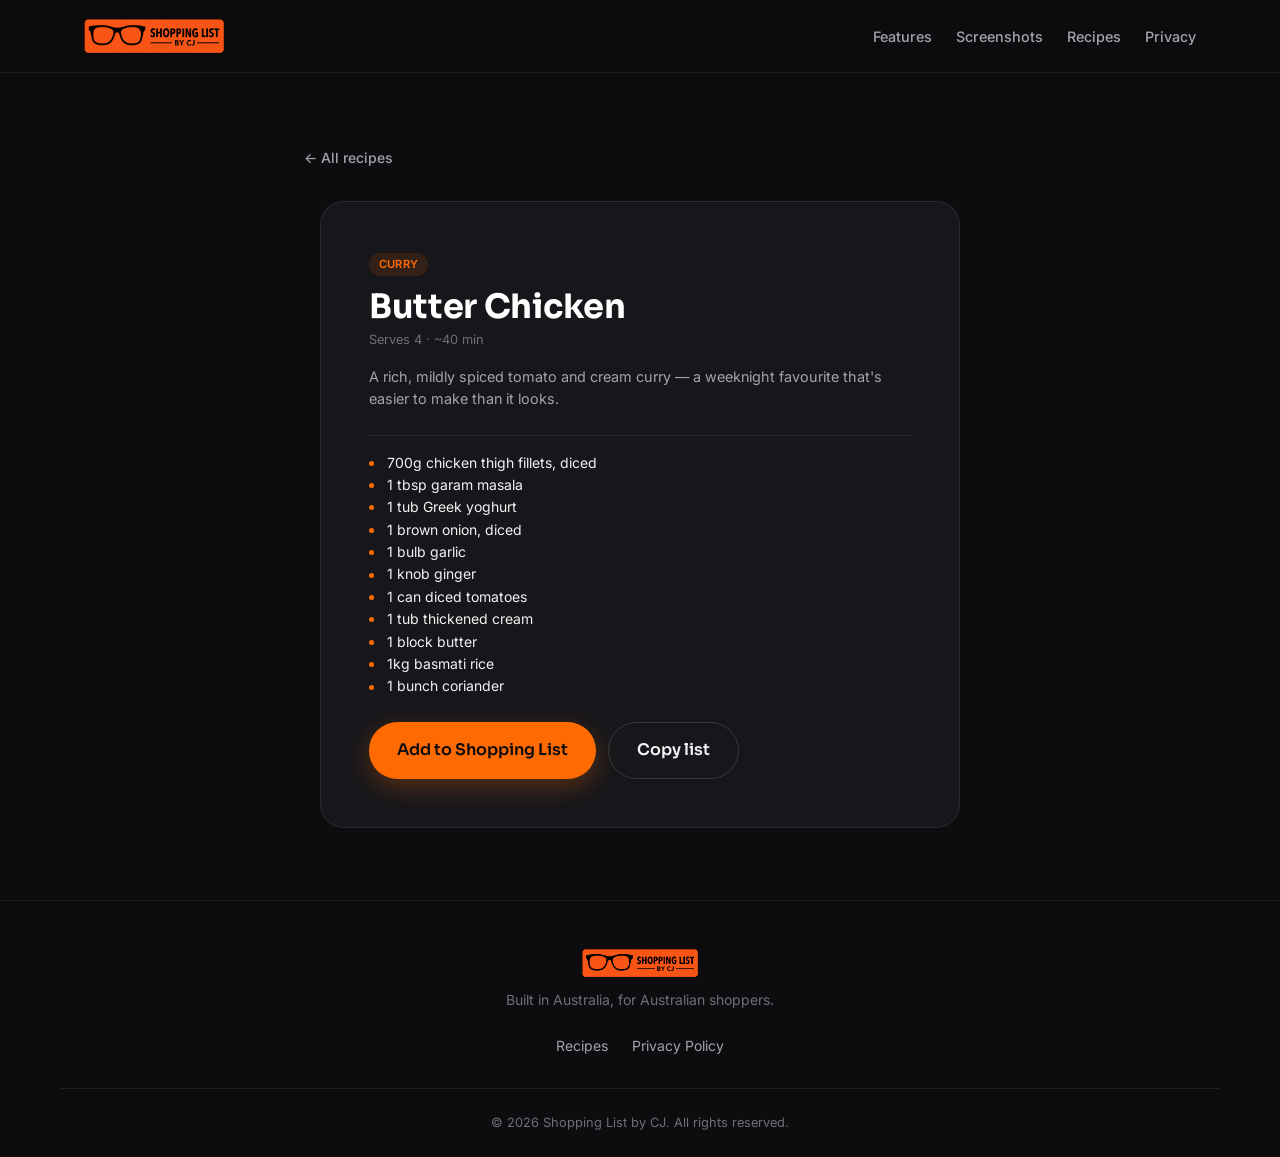
<file: recipes/butter-chicken.html>
<!DOCTYPE html>
<html lang="en-AU">
<head>
<meta charset="UTF-8">
<meta name="viewport" content="width=device-width, initial-scale=1.0, viewport-fit=cover">
<title>Butter Chicken — Recipes — Shopping List by CJ</title>
<meta name="description" content="Butter Chicken ingredients, ready to add to your Shopping List by CJ app in one tap.">
<meta name="robots" content="index, follow">
<link rel="canonical" href="https://shoppinglistbycj.app/recipes/butter-chicken.html">

<meta name="theme-color" content="#0d0d0f">
<meta name="color-scheme" content="dark">

<meta property="og:type" content="article">
<meta property="og:site_name" content="Shopping List by CJ">
<meta property="og:title" content="Butter Chicken — Shopping List by CJ">
<meta property="og:description" content="Butter Chicken ingredients, ready to add to your Shopping List by CJ app in one tap.">
<meta property="og:image" content="https://shoppinglistbycj.app/images/logo.png">
<meta property="og:url" content="https://shoppinglistbycj.app/recipes/butter-chicken.html">
<meta property="og:locale" content="en_AU">

<meta name="twitter:card" content="summary_large_image">
<meta name="twitter:title" content="Butter Chicken — Shopping List by CJ">
<meta name="twitter:description" content="Butter Chicken ingredients, ready to add to your Shopping List by CJ app in one tap.">
<meta name="twitter:image" content="https://shoppinglistbycj.app/images/logo.png">

<link rel="icon" type="image/png" href="../images/icon-logo.png">
<link rel="apple-touch-icon" href="../images/icon-logo.png">

<link rel="preconnect" href="https://fonts.googleapis.com">
<link rel="preconnect" href="https://fonts.gstatic.com" crossorigin>
<link href="https://fonts.googleapis.com/css2?family=Sora:wght@400;500;600;700;800&family=Inter:wght@400;500;600;700&display=swap" rel="stylesheet">

<link rel="stylesheet" href="../css/style.css">

<script type="application/ld+json">
{
  "@context": "https://schema.org",
  "@type": "Recipe",
  "name": "Butter Chicken",
  "recipeCategory": "Curry",
  "recipeYield": "Serves 4",
  "description": "A rich, mildly spiced tomato and cream curry — a weeknight favourite that's easier to make than it looks.",
  "recipeIngredient": ["700g chicken thigh fillets, diced", "1 tbsp garam masala", "1 tub Greek yoghurt", "1 brown onion, diced", "1 bulb garlic", "1 knob ginger", "1 can diced tomatoes", "1 tub thickened cream", "1 block butter", "1kg basmati rice", "1 bunch coriander"]
}
</script>
</head>
<body>

<a class="skip-link" href="#main">Skip to main content</a>

<header class="site-header" id="siteHeader">
  <div class="container header-inner">
    <a href="../index.html" class="brand" aria-label="Shopping List by CJ home">
      <img src="../images/logo-pill-dark.png" alt="Shopping List by CJ" class="brand-logo">
    </a>

    <button class="nav-toggle" id="navToggle" aria-expanded="false" aria-controls="primaryNav" aria-label="Toggle navigation menu">
      <span></span>
      <span></span>
      <span></span>
    </button>

    <nav class="primary-nav" id="primaryNav" aria-label="Primary">
      <ul>
        <li><a href="../index.html#features">Features</a></li>
        <li><a href="../index.html#screenshots">Screenshots</a></li>
        <li><a href="../recipes.html">Recipes</a></li>
        <li><a href="../privacy.html">Privacy</a></li>
      </ul>
    </nav>
  </div>
</header>

<main id="main">

  <section class="recipe-detail" aria-labelledby="recipe-heading">
    <div class="container recipe-detail-inner">

      <a href="../recipes.html" class="recipe-back-link">&larr; All recipes</a>

      <article class="recipe-card recipe-card--detail reveal" data-recipe-name="Butter Chicken">
        <div class="recipe-card-header">
          <span class="recipe-index-tag">Curry</span>
          <h1 id="recipe-heading">Butter Chicken</h1>
          <p class="recipe-meta">Serves 4 &middot; ~40 min</p>
        </div>
        <p class="recipe-desc">A rich, mildly spiced tomato and cream curry &mdash; a weeknight favourite that's easier to make than it looks.</p>
        <ul class="recipe-ingredients">
          <li data-ingredient-name="Chicken thigh fillets" data-ingredient-qty="1">700g chicken thigh fillets, diced</li>
          <li data-ingredient-name="Garam masala" data-ingredient-qty="1">1 tbsp garam masala</li>
          <li data-ingredient-name="Greek yoghurt" data-ingredient-qty="1">1 tub Greek yoghurt</li>
          <li data-ingredient-name="Brown onion" data-ingredient-qty="1">1 brown onion, diced</li>
          <li data-ingredient-name="Garlic" data-ingredient-qty="1">1 bulb garlic</li>
          <li data-ingredient-name="Ginger" data-ingredient-qty="1">1 knob ginger</li>
          <li data-ingredient-name="Canned diced tomatoes" data-ingredient-qty="1">1 can diced tomatoes</li>
          <li data-ingredient-name="Thickened cream" data-ingredient-qty="1">1 tub thickened cream</li>
          <li data-ingredient-name="Butter" data-ingredient-qty="1">1 block butter</li>
          <li data-ingredient-name="Basmati rice" data-ingredient-qty="1">1kg basmati rice</li>
          <li data-ingredient-name="Coriander" data-ingredient-qty="1">1 bunch coriander</li>
        </ul>
        <div class="recipe-actions">
          <button type="button" class="btn btn-primary btn-large recipe-import-btn">Add to Shopping List</button>
          <button type="button" class="btn btn-ghost btn-large recipe-copy-btn">Copy list</button>
        </div>
      </article>

    </div>
  </section>

</main>

<footer class="site-footer">
  <div class="container footer-inner">
    <div class="footer-brand">
      <img src="../images/logo-pill-dark.png" alt="Shopping List by CJ" class="footer-logo">
      <p>Built in Australia, for Australian shoppers.</p>
    </div>

    <nav class="footer-nav" aria-label="Footer">
      <a href="../recipes.html">Recipes</a>
      <a href="../privacy.html">Privacy Policy</a>
    </nav>
  </div>
  <div class="container footer-bottom">
    <p>&copy; <span id="currentYear">2026</span> Shopping List by CJ. All rights reserved.</p>
  </div>
</footer>

<div class="toast" id="recipeToast" role="status" aria-live="polite"></div>

<script src="../js/recipes.js" defer></script>
<script src="../js/main.js" defer></script>
</body>
</html>
</file>
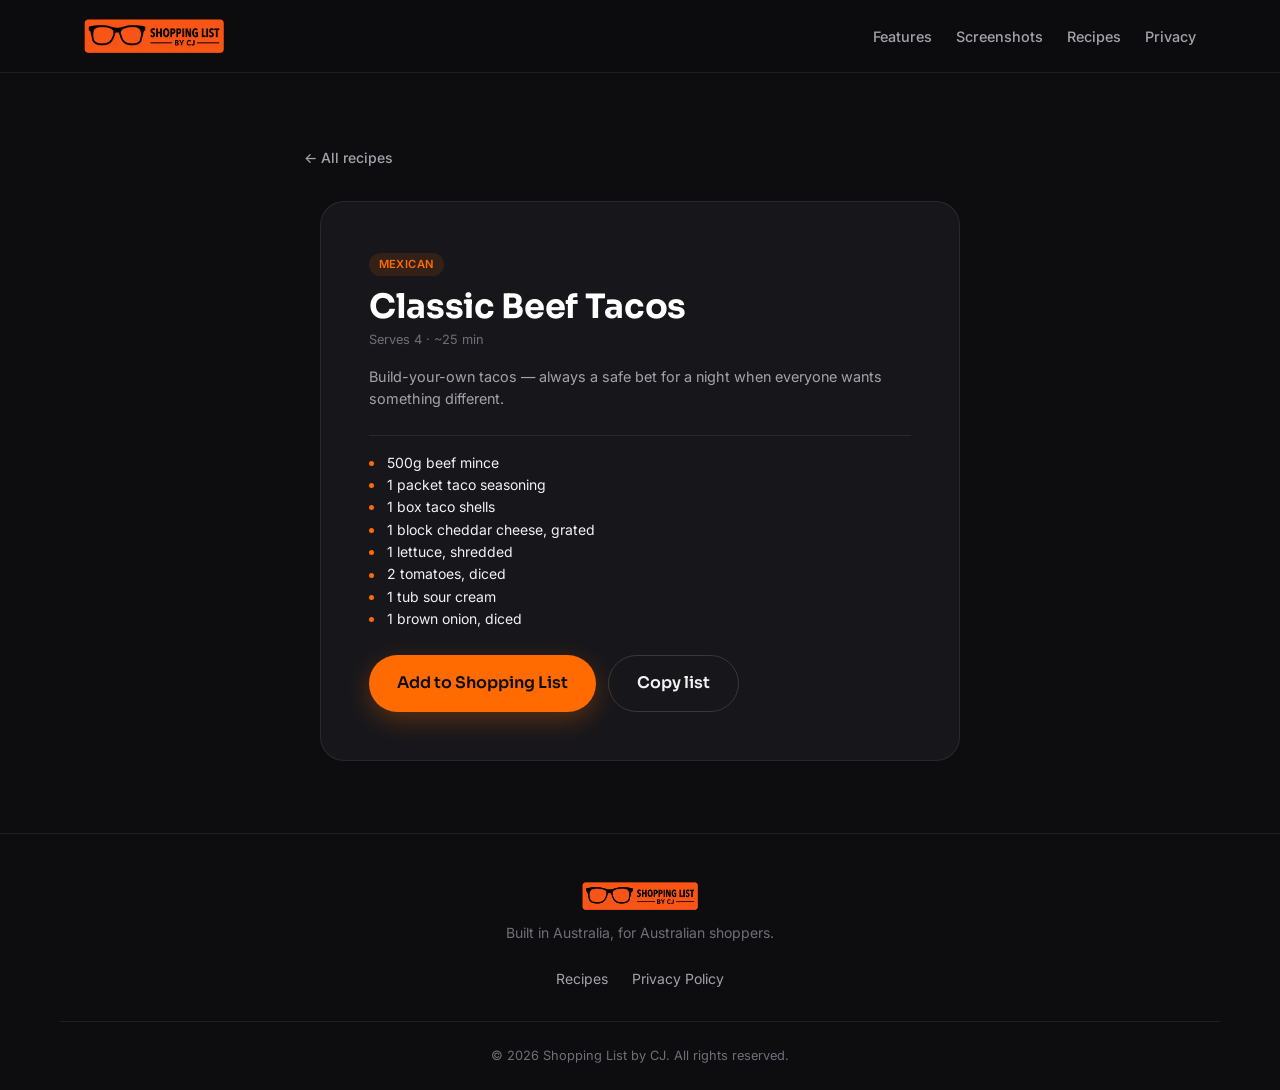
<file: recipes/classic-beef-tacos.html>
<!DOCTYPE html>
<html lang="en-AU">
<head>
<meta charset="UTF-8">
<meta name="viewport" content="width=device-width, initial-scale=1.0, viewport-fit=cover">
<title>Classic Beef Tacos — Recipes — Shopping List by CJ</title>
<meta name="description" content="Classic Beef Tacos ingredients, ready to add to your Shopping List by CJ app in one tap.">
<meta name="robots" content="index, follow">
<link rel="canonical" href="https://shoppinglistbycj.app/recipes/classic-beef-tacos.html">

<meta name="theme-color" content="#0d0d0f">
<meta name="color-scheme" content="dark">

<meta property="og:type" content="article">
<meta property="og:site_name" content="Shopping List by CJ">
<meta property="og:title" content="Classic Beef Tacos — Shopping List by CJ">
<meta property="og:description" content="Classic Beef Tacos ingredients, ready to add to your Shopping List by CJ app in one tap.">
<meta property="og:image" content="https://shoppinglistbycj.app/images/logo.png">
<meta property="og:url" content="https://shoppinglistbycj.app/recipes/classic-beef-tacos.html">
<meta property="og:locale" content="en_AU">

<meta name="twitter:card" content="summary_large_image">
<meta name="twitter:title" content="Classic Beef Tacos — Shopping List by CJ">
<meta name="twitter:description" content="Classic Beef Tacos ingredients, ready to add to your Shopping List by CJ app in one tap.">
<meta name="twitter:image" content="https://shoppinglistbycj.app/images/logo.png">

<link rel="icon" type="image/png" href="../images/icon-logo.png">
<link rel="apple-touch-icon" href="../images/icon-logo.png">

<link rel="preconnect" href="https://fonts.googleapis.com">
<link rel="preconnect" href="https://fonts.gstatic.com" crossorigin>
<link href="https://fonts.googleapis.com/css2?family=Sora:wght@400;500;600;700;800&family=Inter:wght@400;500;600;700&display=swap" rel="stylesheet">

<link rel="stylesheet" href="../css/style.css">

<script type="application/ld+json">
{
  "@context": "https://schema.org",
  "@type": "Recipe",
  "name": "Classic Beef Tacos",
  "recipeCategory": "Mexican",
  "recipeYield": "Serves 4",
  "description": "Build-your-own tacos — always a safe bet for a night when everyone wants something different.",
  "recipeIngredient": ["500g beef mince", "1 packet taco seasoning", "1 box taco shells", "1 block cheddar cheese, grated", "1 lettuce, shredded", "2 tomatoes, diced", "1 tub sour cream", "1 brown onion, diced"]
}
</script>
</head>
<body>

<a class="skip-link" href="#main">Skip to main content</a>

<header class="site-header" id="siteHeader">
  <div class="container header-inner">
    <a href="../index.html" class="brand" aria-label="Shopping List by CJ home">
      <img src="../images/logo-pill-dark.png" alt="Shopping List by CJ" class="brand-logo">
    </a>

    <button class="nav-toggle" id="navToggle" aria-expanded="false" aria-controls="primaryNav" aria-label="Toggle navigation menu">
      <span></span>
      <span></span>
      <span></span>
    </button>

    <nav class="primary-nav" id="primaryNav" aria-label="Primary">
      <ul>
        <li><a href="../index.html#features">Features</a></li>
        <li><a href="../index.html#screenshots">Screenshots</a></li>
        <li><a href="../recipes.html">Recipes</a></li>
        <li><a href="../privacy.html">Privacy</a></li>
      </ul>
    </nav>
  </div>
</header>

<main id="main">

  <section class="recipe-detail" aria-labelledby="recipe-heading">
    <div class="container recipe-detail-inner">

      <a href="../recipes.html" class="recipe-back-link">&larr; All recipes</a>

      <article class="recipe-card recipe-card--detail reveal" data-recipe-name="Classic Beef Tacos">
        <div class="recipe-card-header">
          <span class="recipe-index-tag">Mexican</span>
          <h1 id="recipe-heading">Classic Beef Tacos</h1>
          <p class="recipe-meta">Serves 4 &middot; ~25 min</p>
        </div>
        <p class="recipe-desc">Build-your-own tacos &mdash; always a safe bet for a night when everyone wants something different.</p>
        <ul class="recipe-ingredients">
          <li data-ingredient-name="Beef mince" data-ingredient-qty="1">500g beef mince</li>
          <li data-ingredient-name="Taco seasoning" data-ingredient-qty="1">1 packet taco seasoning</li>
          <li data-ingredient-name="Taco shells" data-ingredient-qty="1">1 box taco shells</li>
          <li data-ingredient-name="Cheddar cheese" data-ingredient-qty="1">1 block cheddar cheese, grated</li>
          <li data-ingredient-name="Lettuce" data-ingredient-qty="1">1 lettuce, shredded</li>
          <li data-ingredient-name="Tomato" data-ingredient-qty="2">2 tomatoes, diced</li>
          <li data-ingredient-name="Sour cream" data-ingredient-qty="1">1 tub sour cream</li>
          <li data-ingredient-name="Brown onion" data-ingredient-qty="1">1 brown onion, diced</li>
        </ul>
        <div class="recipe-actions">
          <button type="button" class="btn btn-primary btn-large recipe-import-btn">Add to Shopping List</button>
          <button type="button" class="btn btn-ghost btn-large recipe-copy-btn">Copy list</button>
        </div>
      </article>

    </div>
  </section>

</main>

<footer class="site-footer">
  <div class="container footer-inner">
    <div class="footer-brand">
      <img src="../images/logo-pill-dark.png" alt="Shopping List by CJ" class="footer-logo">
      <p>Built in Australia, for Australian shoppers.</p>
    </div>

    <nav class="footer-nav" aria-label="Footer">
      <a href="../recipes.html">Recipes</a>
      <a href="../privacy.html">Privacy Policy</a>
    </nav>
  </div>
  <div class="container footer-bottom">
    <p>&copy; <span id="currentYear">2026</span> Shopping List by CJ. All rights reserved.</p>
  </div>
</footer>

<div class="toast" id="recipeToast" role="status" aria-live="polite"></div>

<script src="../js/recipes.js" defer></script>
<script src="../js/main.js" defer></script>
</body>
</html>
</file>
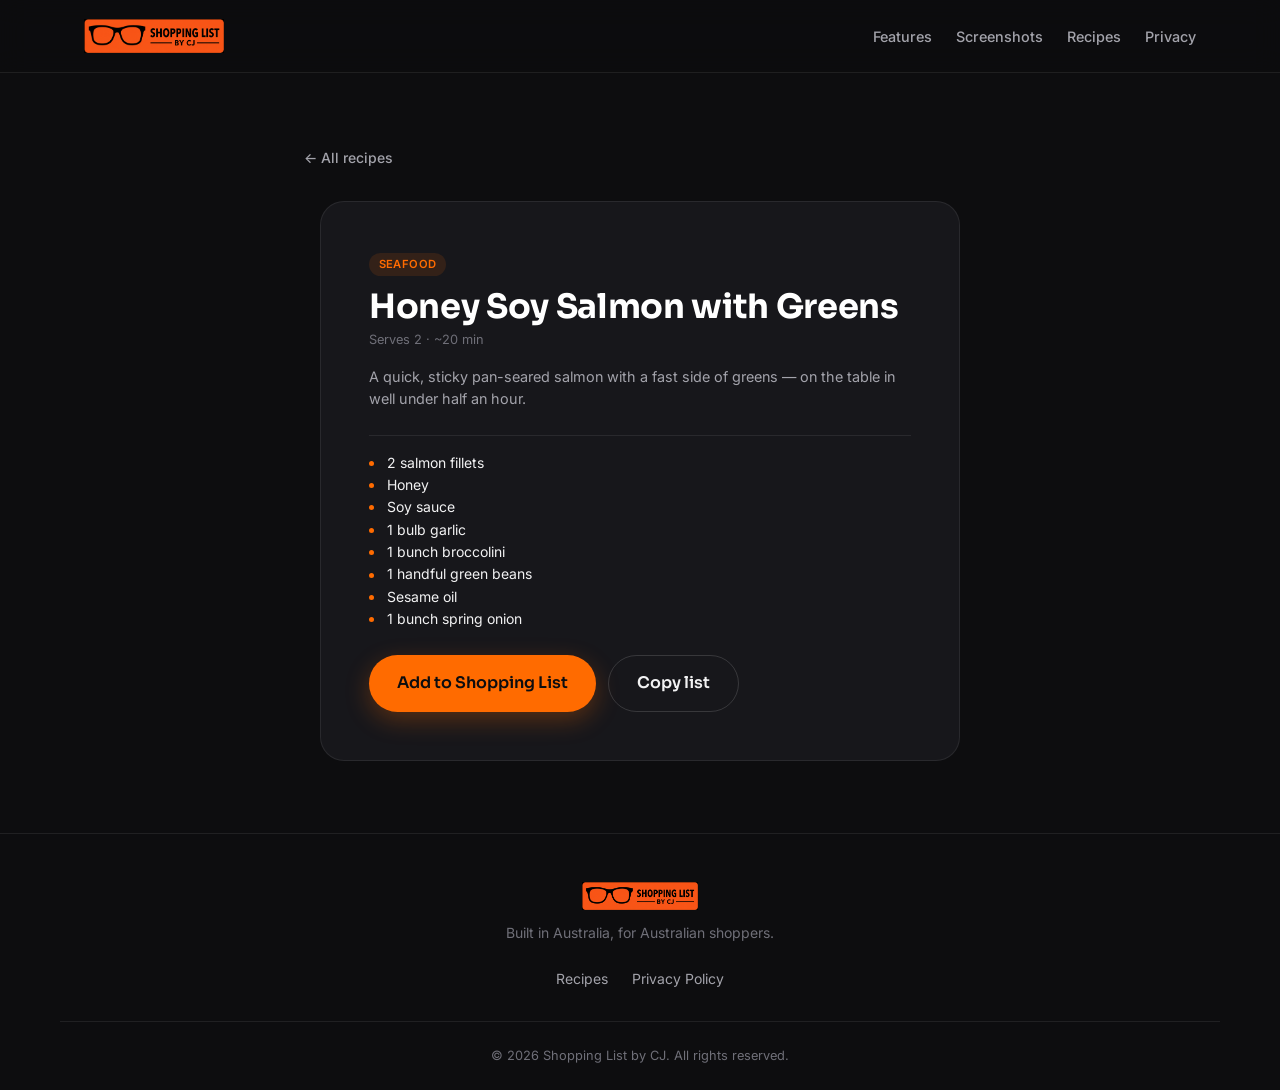
<file: recipes/honey-soy-salmon-with-greens.html>
<!DOCTYPE html>
<html lang="en-AU">
<head>
<meta charset="UTF-8">
<meta name="viewport" content="width=device-width, initial-scale=1.0, viewport-fit=cover">
<title>Honey Soy Salmon with Greens — Recipes — Shopping List by CJ</title>
<meta name="description" content="Honey Soy Salmon with Greens ingredients, ready to add to your Shopping List by CJ app in one tap.">
<meta name="robots" content="index, follow">
<link rel="canonical" href="https://shoppinglistbycj.app/recipes/honey-soy-salmon-with-greens.html">

<meta name="theme-color" content="#0d0d0f">
<meta name="color-scheme" content="dark">

<meta property="og:type" content="article">
<meta property="og:site_name" content="Shopping List by CJ">
<meta property="og:title" content="Honey Soy Salmon with Greens — Shopping List by CJ">
<meta property="og:description" content="Honey Soy Salmon with Greens ingredients, ready to add to your Shopping List by CJ app in one tap.">
<meta property="og:image" content="https://shoppinglistbycj.app/images/logo.png">
<meta property="og:url" content="https://shoppinglistbycj.app/recipes/honey-soy-salmon-with-greens.html">
<meta property="og:locale" content="en_AU">

<meta name="twitter:card" content="summary_large_image">
<meta name="twitter:title" content="Honey Soy Salmon with Greens — Shopping List by CJ">
<meta name="twitter:description" content="Honey Soy Salmon with Greens ingredients, ready to add to your Shopping List by CJ app in one tap.">
<meta name="twitter:image" content="https://shoppinglistbycj.app/images/logo.png">

<link rel="icon" type="image/png" href="../images/icon-logo.png">
<link rel="apple-touch-icon" href="../images/icon-logo.png">

<link rel="preconnect" href="https://fonts.googleapis.com">
<link rel="preconnect" href="https://fonts.gstatic.com" crossorigin>
<link href="https://fonts.googleapis.com/css2?family=Sora:wght@400;500;600;700;800&family=Inter:wght@400;500;600;700&display=swap" rel="stylesheet">

<link rel="stylesheet" href="../css/style.css">

<script type="application/ld+json">
{
  "@context": "https://schema.org",
  "@type": "Recipe",
  "name": "Honey Soy Salmon with Greens",
  "recipeCategory": "Seafood",
  "recipeYield": "Serves 2",
  "description": "A quick, sticky pan-seared salmon with a fast side of greens — on the table in well under half an hour.",
  "recipeIngredient": ["2 salmon fillets", "Honey", "Soy sauce", "1 bulb garlic", "1 bunch broccolini", "1 handful green beans", "Sesame oil", "1 bunch spring onion"]
}
</script>
</head>
<body>

<a class="skip-link" href="#main">Skip to main content</a>

<header class="site-header" id="siteHeader">
  <div class="container header-inner">
    <a href="../index.html" class="brand" aria-label="Shopping List by CJ home">
      <img src="../images/logo-pill-dark.png" alt="Shopping List by CJ" class="brand-logo">
    </a>

    <button class="nav-toggle" id="navToggle" aria-expanded="false" aria-controls="primaryNav" aria-label="Toggle navigation menu">
      <span></span>
      <span></span>
      <span></span>
    </button>

    <nav class="primary-nav" id="primaryNav" aria-label="Primary">
      <ul>
        <li><a href="../index.html#features">Features</a></li>
        <li><a href="../index.html#screenshots">Screenshots</a></li>
        <li><a href="../recipes.html">Recipes</a></li>
        <li><a href="../privacy.html">Privacy</a></li>
      </ul>
    </nav>
  </div>
</header>

<main id="main">

  <section class="recipe-detail" aria-labelledby="recipe-heading">
    <div class="container recipe-detail-inner">

      <a href="../recipes.html" class="recipe-back-link">&larr; All recipes</a>

      <article class="recipe-card recipe-card--detail reveal" data-recipe-name="Honey Soy Salmon with Greens">
        <div class="recipe-card-header">
          <span class="recipe-index-tag">Seafood</span>
          <h1 id="recipe-heading">Honey Soy Salmon with Greens</h1>
          <p class="recipe-meta">Serves 2 &middot; ~20 min</p>
        </div>
        <p class="recipe-desc">A quick, sticky pan-seared salmon with a fast side of greens &mdash; on the table in well under half an hour.</p>
        <ul class="recipe-ingredients">
          <li data-ingredient-name="Salmon fillets" data-ingredient-qty="1">2 salmon fillets</li>
          <li data-ingredient-name="Honey" data-ingredient-qty="1">Honey</li>
          <li data-ingredient-name="Soy sauce" data-ingredient-qty="1">Soy sauce</li>
          <li data-ingredient-name="Garlic" data-ingredient-qty="1">1 bulb garlic</li>
          <li data-ingredient-name="Broccolini" data-ingredient-qty="1">1 bunch broccolini</li>
          <li data-ingredient-name="Green beans" data-ingredient-qty="1">1 handful green beans</li>
          <li data-ingredient-name="Sesame oil" data-ingredient-qty="1">Sesame oil</li>
          <li data-ingredient-name="Spring onion" data-ingredient-qty="1">1 bunch spring onion</li>
        </ul>
        <div class="recipe-actions">
          <button type="button" class="btn btn-primary btn-large recipe-import-btn">Add to Shopping List</button>
          <button type="button" class="btn btn-ghost btn-large recipe-copy-btn">Copy list</button>
        </div>
      </article>

    </div>
  </section>

</main>

<footer class="site-footer">
  <div class="container footer-inner">
    <div class="footer-brand">
      <img src="../images/logo-pill-dark.png" alt="Shopping List by CJ" class="footer-logo">
      <p>Built in Australia, for Australian shoppers.</p>
    </div>

    <nav class="footer-nav" aria-label="Footer">
      <a href="../recipes.html">Recipes</a>
      <a href="../privacy.html">Privacy Policy</a>
    </nav>
  </div>
  <div class="container footer-bottom">
    <p>&copy; <span id="currentYear">2026</span> Shopping List by CJ. All rights reserved.</p>
  </div>
</footer>

<div class="toast" id="recipeToast" role="status" aria-live="polite"></div>

<script src="../js/recipes.js" defer></script>
<script src="../js/main.js" defer></script>
</body>
</html>
</file>
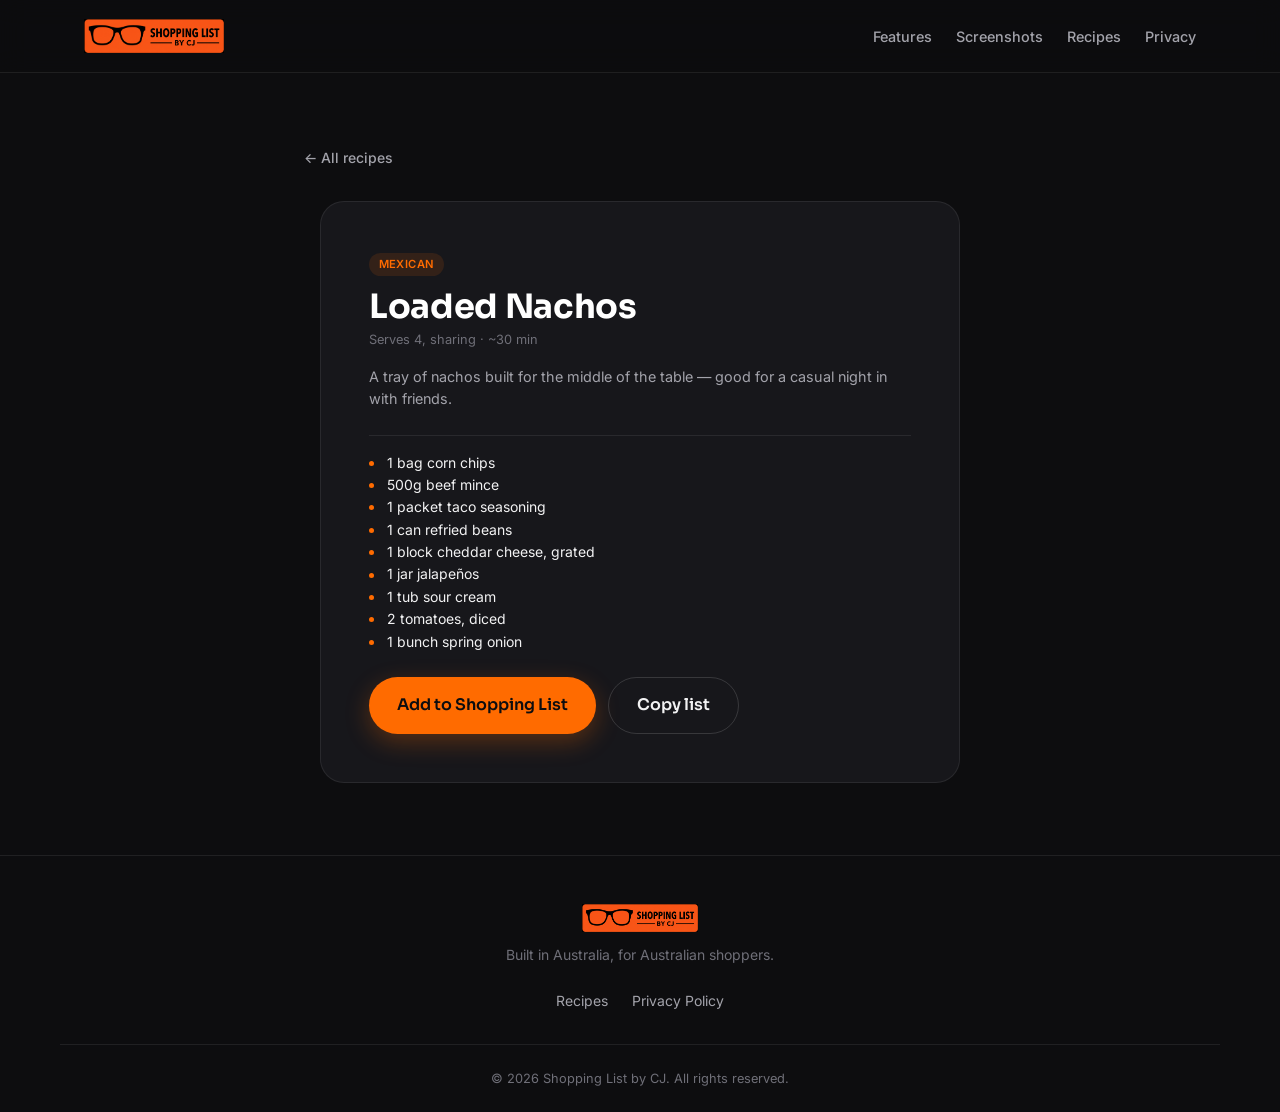
<file: recipes/loaded-nachos.html>
<!DOCTYPE html>
<html lang="en-AU">
<head>
<meta charset="UTF-8">
<meta name="viewport" content="width=device-width, initial-scale=1.0, viewport-fit=cover">
<title>Loaded Nachos — Recipes — Shopping List by CJ</title>
<meta name="description" content="Loaded Nachos ingredients, ready to add to your Shopping List by CJ app in one tap.">
<meta name="robots" content="index, follow">
<link rel="canonical" href="https://shoppinglistbycj.app/recipes/loaded-nachos.html">

<meta name="theme-color" content="#0d0d0f">
<meta name="color-scheme" content="dark">

<meta property="og:type" content="article">
<meta property="og:site_name" content="Shopping List by CJ">
<meta property="og:title" content="Loaded Nachos — Shopping List by CJ">
<meta property="og:description" content="Loaded Nachos ingredients, ready to add to your Shopping List by CJ app in one tap.">
<meta property="og:image" content="https://shoppinglistbycj.app/images/logo.png">
<meta property="og:url" content="https://shoppinglistbycj.app/recipes/loaded-nachos.html">
<meta property="og:locale" content="en_AU">

<meta name="twitter:card" content="summary_large_image">
<meta name="twitter:title" content="Loaded Nachos — Shopping List by CJ">
<meta name="twitter:description" content="Loaded Nachos ingredients, ready to add to your Shopping List by CJ app in one tap.">
<meta name="twitter:image" content="https://shoppinglistbycj.app/images/logo.png">

<link rel="icon" type="image/png" href="../images/icon-logo.png">
<link rel="apple-touch-icon" href="../images/icon-logo.png">

<link rel="preconnect" href="https://fonts.googleapis.com">
<link rel="preconnect" href="https://fonts.gstatic.com" crossorigin>
<link href="https://fonts.googleapis.com/css2?family=Sora:wght@400;500;600;700;800&family=Inter:wght@400;500;600;700&display=swap" rel="stylesheet">

<link rel="stylesheet" href="../css/style.css">

<script type="application/ld+json">
{
  "@context": "https://schema.org",
  "@type": "Recipe",
  "name": "Loaded Nachos",
  "recipeCategory": "Mexican",
  "recipeYield": "Serves 4, sharing",
  "description": "A tray of nachos built for the middle of the table — good for a casual night in with friends.",
  "recipeIngredient": ["1 bag corn chips", "500g beef mince", "1 packet taco seasoning", "1 can refried beans", "1 block cheddar cheese, grated", "1 jar jalapeños", "1 tub sour cream", "2 tomatoes, diced", "1 bunch spring onion"]
}
</script>
</head>
<body>

<a class="skip-link" href="#main">Skip to main content</a>

<header class="site-header" id="siteHeader">
  <div class="container header-inner">
    <a href="../index.html" class="brand" aria-label="Shopping List by CJ home">
      <img src="../images/logo-pill-dark.png" alt="Shopping List by CJ" class="brand-logo">
    </a>

    <button class="nav-toggle" id="navToggle" aria-expanded="false" aria-controls="primaryNav" aria-label="Toggle navigation menu">
      <span></span>
      <span></span>
      <span></span>
    </button>

    <nav class="primary-nav" id="primaryNav" aria-label="Primary">
      <ul>
        <li><a href="../index.html#features">Features</a></li>
        <li><a href="../index.html#screenshots">Screenshots</a></li>
        <li><a href="../recipes.html">Recipes</a></li>
        <li><a href="../privacy.html">Privacy</a></li>
      </ul>
    </nav>
  </div>
</header>

<main id="main">

  <section class="recipe-detail" aria-labelledby="recipe-heading">
    <div class="container recipe-detail-inner">

      <a href="../recipes.html" class="recipe-back-link">&larr; All recipes</a>

      <article class="recipe-card recipe-card--detail reveal" data-recipe-name="Loaded Nachos">
        <div class="recipe-card-header">
          <span class="recipe-index-tag">Mexican</span>
          <h1 id="recipe-heading">Loaded Nachos</h1>
          <p class="recipe-meta">Serves 4, sharing &middot; ~30 min</p>
        </div>
        <p class="recipe-desc">A tray of nachos built for the middle of the table &mdash; good for a casual night in with friends.</p>
        <ul class="recipe-ingredients">
          <li data-ingredient-name="Corn chips" data-ingredient-qty="1">1 bag corn chips</li>
          <li data-ingredient-name="Beef mince" data-ingredient-qty="1">500g beef mince</li>
          <li data-ingredient-name="Taco seasoning" data-ingredient-qty="1">1 packet taco seasoning</li>
          <li data-ingredient-name="Refried beans" data-ingredient-qty="1">1 can refried beans</li>
          <li data-ingredient-name="Cheddar cheese" data-ingredient-qty="1">1 block cheddar cheese, grated</li>
          <li data-ingredient-name="Jalapeños" data-ingredient-qty="1">1 jar jalapeños</li>
          <li data-ingredient-name="Sour cream" data-ingredient-qty="1">1 tub sour cream</li>
          <li data-ingredient-name="Tomato" data-ingredient-qty="2">2 tomatoes, diced</li>
          <li data-ingredient-name="Spring onion" data-ingredient-qty="1">1 bunch spring onion</li>
        </ul>
        <div class="recipe-actions">
          <button type="button" class="btn btn-primary btn-large recipe-import-btn">Add to Shopping List</button>
          <button type="button" class="btn btn-ghost btn-large recipe-copy-btn">Copy list</button>
        </div>
      </article>

    </div>
  </section>

</main>

<footer class="site-footer">
  <div class="container footer-inner">
    <div class="footer-brand">
      <img src="../images/logo-pill-dark.png" alt="Shopping List by CJ" class="footer-logo">
      <p>Built in Australia, for Australian shoppers.</p>
    </div>

    <nav class="footer-nav" aria-label="Footer">
      <a href="../recipes.html">Recipes</a>
      <a href="../privacy.html">Privacy Policy</a>
    </nav>
  </div>
  <div class="container footer-bottom">
    <p>&copy; <span id="currentYear">2026</span> Shopping List by CJ. All rights reserved.</p>
  </div>
</footer>

<div class="toast" id="recipeToast" role="status" aria-live="polite"></div>

<script src="../js/recipes.js" defer></script>
<script src="../js/main.js" defer></script>
</body>
</html>
</file>
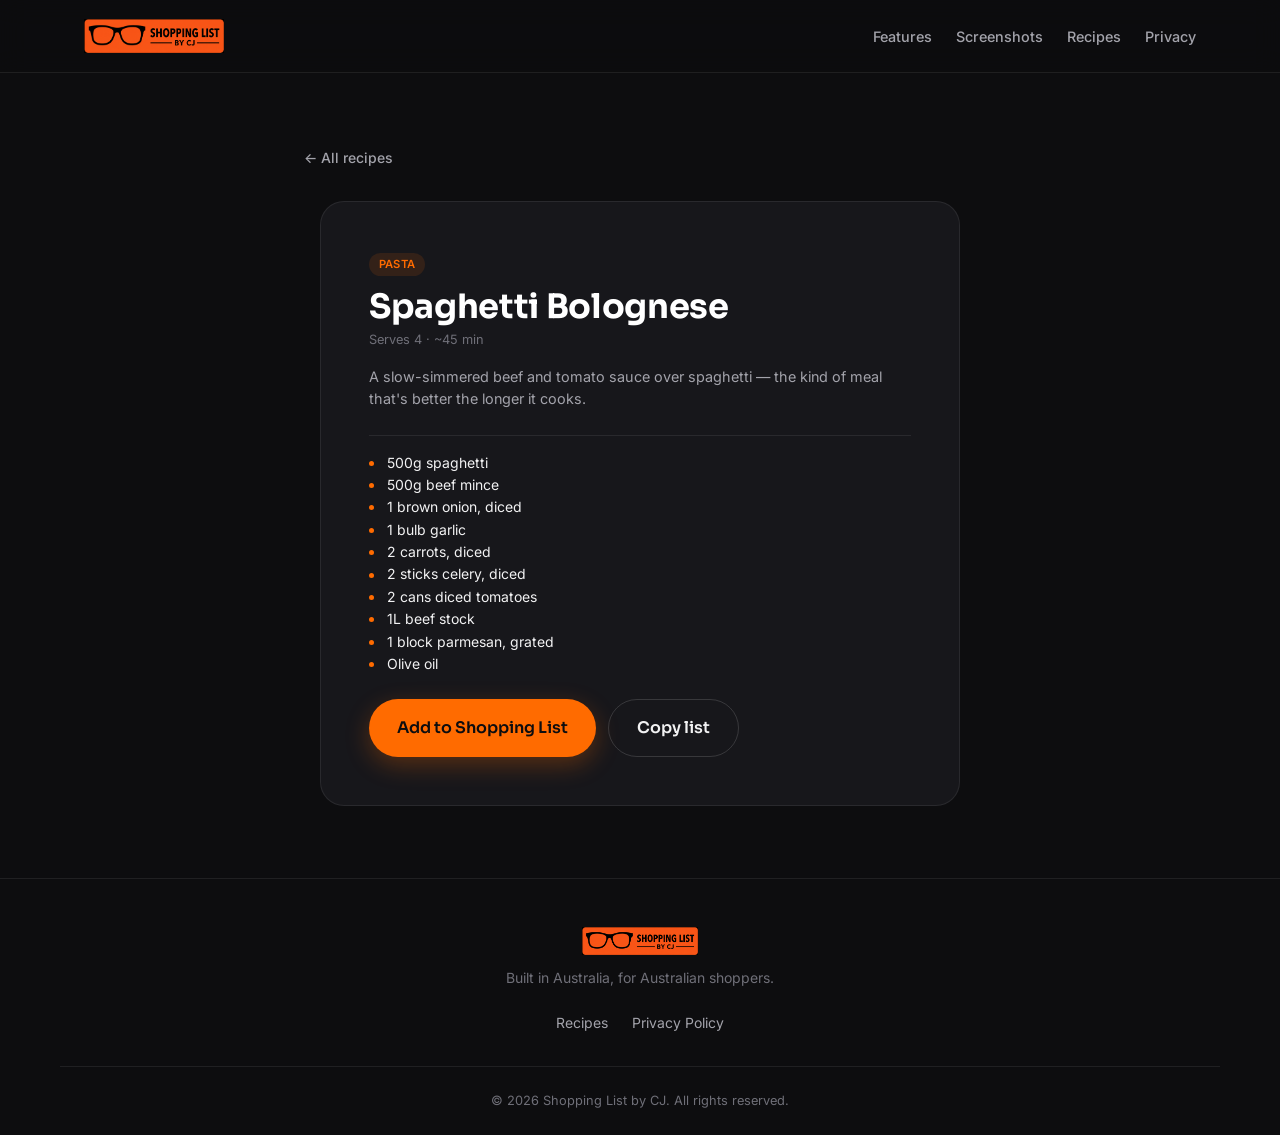
<file: recipes/spaghetti-bolognese.html>
<!DOCTYPE html>
<html lang="en-AU">
<head>
<meta charset="UTF-8">
<meta name="viewport" content="width=device-width, initial-scale=1.0, viewport-fit=cover">
<title>Spaghetti Bolognese — Recipes — Shopping List by CJ</title>
<meta name="description" content="Spaghetti Bolognese ingredients, ready to add to your Shopping List by CJ app in one tap.">
<meta name="robots" content="index, follow">
<link rel="canonical" href="https://shoppinglistbycj.app/recipes/spaghetti-bolognese.html">

<meta name="theme-color" content="#0d0d0f">
<meta name="color-scheme" content="dark">

<meta property="og:type" content="article">
<meta property="og:site_name" content="Shopping List by CJ">
<meta property="og:title" content="Spaghetti Bolognese — Shopping List by CJ">
<meta property="og:description" content="Spaghetti Bolognese ingredients, ready to add to your Shopping List by CJ app in one tap.">
<meta property="og:image" content="https://shoppinglistbycj.app/images/logo.png">
<meta property="og:url" content="https://shoppinglistbycj.app/recipes/spaghetti-bolognese.html">
<meta property="og:locale" content="en_AU">

<meta name="twitter:card" content="summary_large_image">
<meta name="twitter:title" content="Spaghetti Bolognese — Shopping List by CJ">
<meta name="twitter:description" content="Spaghetti Bolognese ingredients, ready to add to your Shopping List by CJ app in one tap.">
<meta name="twitter:image" content="https://shoppinglistbycj.app/images/logo.png">

<link rel="icon" type="image/png" href="../images/icon-logo.png">
<link rel="apple-touch-icon" href="../images/icon-logo.png">

<link rel="preconnect" href="https://fonts.googleapis.com">
<link rel="preconnect" href="https://fonts.gstatic.com" crossorigin>
<link href="https://fonts.googleapis.com/css2?family=Sora:wght@400;500;600;700;800&family=Inter:wght@400;500;600;700&display=swap" rel="stylesheet">

<link rel="stylesheet" href="../css/style.css">

<script type="application/ld+json">
{
  "@context": "https://schema.org",
  "@type": "Recipe",
  "name": "Spaghetti Bolognese",
  "recipeCategory": "Pasta",
  "recipeYield": "Serves 4",
  "description": "A slow-simmered beef and tomato sauce over spaghetti — the kind of meal that's better the longer it cooks.",
  "recipeIngredient": ["500g spaghetti", "500g beef mince", "1 brown onion, diced", "1 bulb garlic", "2 carrots, diced", "2 sticks celery, diced", "2 cans diced tomatoes", "1L beef stock", "1 block parmesan, grated", "Olive oil"]
}
</script>
</head>
<body>

<a class="skip-link" href="#main">Skip to main content</a>

<header class="site-header" id="siteHeader">
  <div class="container header-inner">
    <a href="../index.html" class="brand" aria-label="Shopping List by CJ home">
      <img src="../images/logo-pill-dark.png" alt="Shopping List by CJ" class="brand-logo">
    </a>

    <button class="nav-toggle" id="navToggle" aria-expanded="false" aria-controls="primaryNav" aria-label="Toggle navigation menu">
      <span></span>
      <span></span>
      <span></span>
    </button>

    <nav class="primary-nav" id="primaryNav" aria-label="Primary">
      <ul>
        <li><a href="../index.html#features">Features</a></li>
        <li><a href="../index.html#screenshots">Screenshots</a></li>
        <li><a href="../recipes.html">Recipes</a></li>
        <li><a href="../privacy.html">Privacy</a></li>
      </ul>
    </nav>
  </div>
</header>

<main id="main">

  <section class="recipe-detail" aria-labelledby="recipe-heading">
    <div class="container recipe-detail-inner">

      <a href="../recipes.html" class="recipe-back-link">&larr; All recipes</a>

      <article class="recipe-card recipe-card--detail reveal" data-recipe-name="Spaghetti Bolognese">
        <div class="recipe-card-header">
          <span class="recipe-index-tag">Pasta</span>
          <h1 id="recipe-heading">Spaghetti Bolognese</h1>
          <p class="recipe-meta">Serves 4 &middot; ~45 min</p>
        </div>
        <p class="recipe-desc">A slow-simmered beef and tomato sauce over spaghetti &mdash; the kind of meal that's better the longer it cooks.</p>
        <ul class="recipe-ingredients">
          <li data-ingredient-name="Spaghetti" data-ingredient-qty="1">500g spaghetti</li>
          <li data-ingredient-name="Beef mince" data-ingredient-qty="1">500g beef mince</li>
          <li data-ingredient-name="Brown onion" data-ingredient-qty="1">1 brown onion, diced</li>
          <li data-ingredient-name="Garlic" data-ingredient-qty="1">1 bulb garlic</li>
          <li data-ingredient-name="Carrot" data-ingredient-qty="1">2 carrots, diced</li>
          <li data-ingredient-name="Celery" data-ingredient-qty="1">2 sticks celery, diced</li>
          <li data-ingredient-name="Canned diced tomatoes" data-ingredient-qty="2">2 cans diced tomatoes</li>
          <li data-ingredient-name="Beef stock" data-ingredient-qty="1">1L beef stock</li>
          <li data-ingredient-name="Parmesan" data-ingredient-qty="1">1 block parmesan, grated</li>
          <li data-ingredient-name="Olive oil" data-ingredient-qty="1">Olive oil</li>
        </ul>
        <div class="recipe-actions">
          <button type="button" class="btn btn-primary btn-large recipe-import-btn">Add to Shopping List</button>
          <button type="button" class="btn btn-ghost btn-large recipe-copy-btn">Copy list</button>
        </div>
      </article>

    </div>
  </section>

</main>

<footer class="site-footer">
  <div class="container footer-inner">
    <div class="footer-brand">
      <img src="../images/logo-pill-dark.png" alt="Shopping List by CJ" class="footer-logo">
      <p>Built in Australia, for Australian shoppers.</p>
    </div>

    <nav class="footer-nav" aria-label="Footer">
      <a href="../recipes.html">Recipes</a>
      <a href="../privacy.html">Privacy Policy</a>
    </nav>
  </div>
  <div class="container footer-bottom">
    <p>&copy; <span id="currentYear">2026</span> Shopping List by CJ. All rights reserved.</p>
  </div>
</footer>

<div class="toast" id="recipeToast" role="status" aria-live="polite"></div>

<script src="../js/recipes.js" defer></script>
<script src="../js/main.js" defer></script>
</body>
</html>
</file>
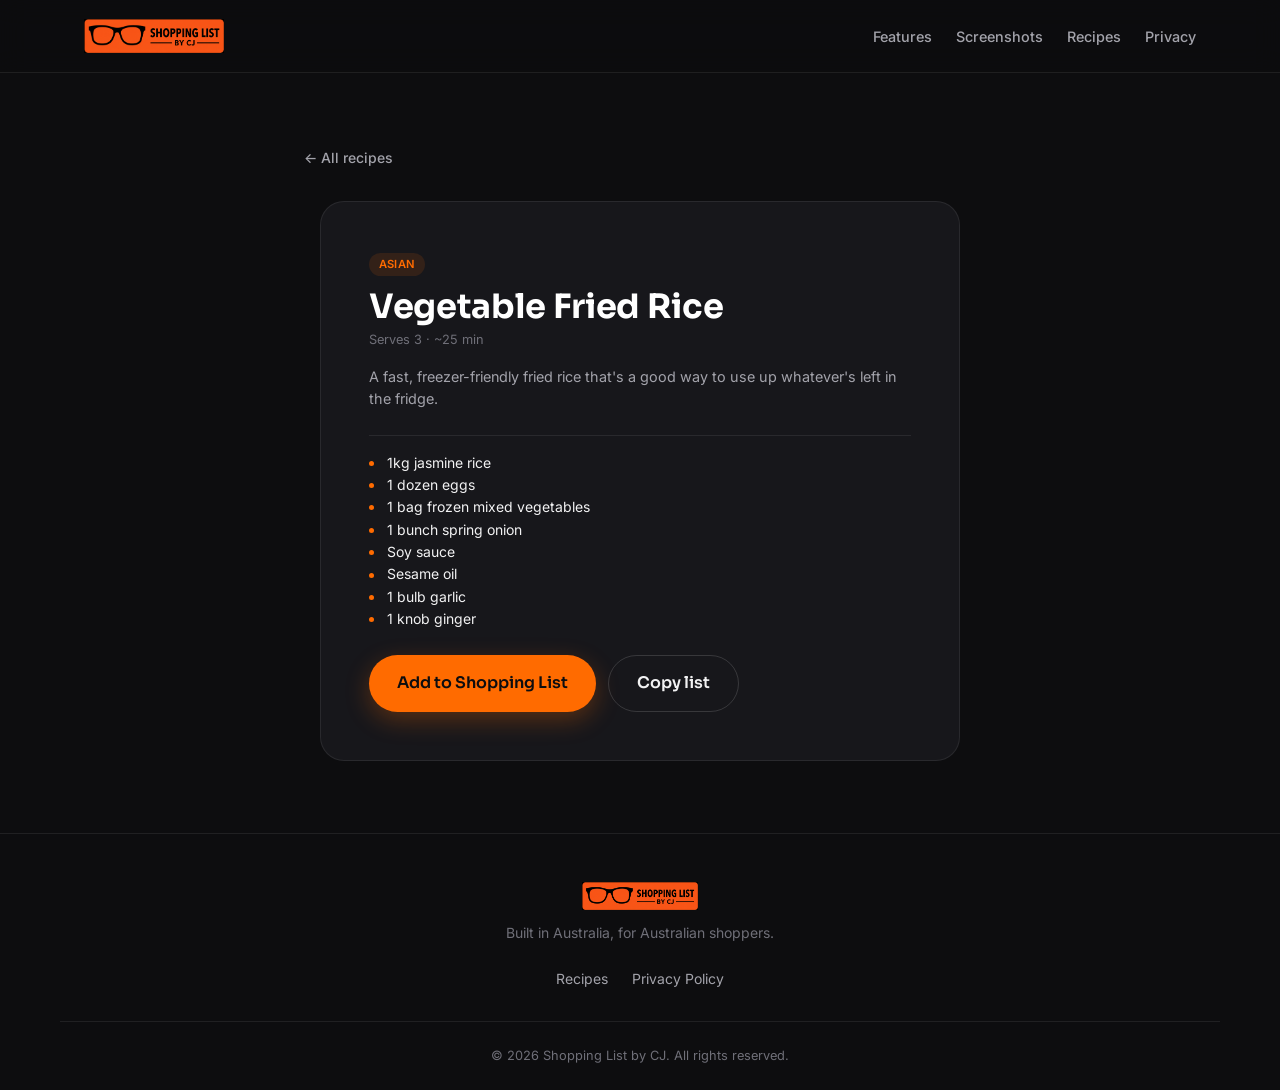
<file: recipes/vegetable-fried-rice.html>
<!DOCTYPE html>
<html lang="en-AU">
<head>
<meta charset="UTF-8">
<meta name="viewport" content="width=device-width, initial-scale=1.0, viewport-fit=cover">
<title>Vegetable Fried Rice — Recipes — Shopping List by CJ</title>
<meta name="description" content="Vegetable Fried Rice ingredients, ready to add to your Shopping List by CJ app in one tap.">
<meta name="robots" content="index, follow">
<link rel="canonical" href="https://shoppinglistbycj.app/recipes/vegetable-fried-rice.html">

<meta name="theme-color" content="#0d0d0f">
<meta name="color-scheme" content="dark">

<meta property="og:type" content="article">
<meta property="og:site_name" content="Shopping List by CJ">
<meta property="og:title" content="Vegetable Fried Rice — Shopping List by CJ">
<meta property="og:description" content="Vegetable Fried Rice ingredients, ready to add to your Shopping List by CJ app in one tap.">
<meta property="og:image" content="https://shoppinglistbycj.app/images/logo.png">
<meta property="og:url" content="https://shoppinglistbycj.app/recipes/vegetable-fried-rice.html">
<meta property="og:locale" content="en_AU">

<meta name="twitter:card" content="summary_large_image">
<meta name="twitter:title" content="Vegetable Fried Rice — Shopping List by CJ">
<meta name="twitter:description" content="Vegetable Fried Rice ingredients, ready to add to your Shopping List by CJ app in one tap.">
<meta name="twitter:image" content="https://shoppinglistbycj.app/images/logo.png">

<link rel="icon" type="image/png" href="../images/icon-logo.png">
<link rel="apple-touch-icon" href="../images/icon-logo.png">

<link rel="preconnect" href="https://fonts.googleapis.com">
<link rel="preconnect" href="https://fonts.gstatic.com" crossorigin>
<link href="https://fonts.googleapis.com/css2?family=Sora:wght@400;500;600;700;800&family=Inter:wght@400;500;600;700&display=swap" rel="stylesheet">

<link rel="stylesheet" href="../css/style.css">

<script type="application/ld+json">
{
  "@context": "https://schema.org",
  "@type": "Recipe",
  "name": "Vegetable Fried Rice",
  "recipeCategory": "Asian",
  "recipeYield": "Serves 3",
  "description": "A fast, freezer-friendly fried rice that's a good way to use up whatever's left in the fridge.",
  "recipeIngredient": ["1kg jasmine rice", "1 dozen eggs", "1 bag frozen mixed vegetables", "1 bunch spring onion", "Soy sauce", "Sesame oil", "1 bulb garlic", "1 knob ginger"]
}
</script>
</head>
<body>

<a class="skip-link" href="#main">Skip to main content</a>

<header class="site-header" id="siteHeader">
  <div class="container header-inner">
    <a href="../index.html" class="brand" aria-label="Shopping List by CJ home">
      <img src="../images/logo-pill-dark.png" alt="Shopping List by CJ" class="brand-logo">
    </a>

    <button class="nav-toggle" id="navToggle" aria-expanded="false" aria-controls="primaryNav" aria-label="Toggle navigation menu">
      <span></span>
      <span></span>
      <span></span>
    </button>

    <nav class="primary-nav" id="primaryNav" aria-label="Primary">
      <ul>
        <li><a href="../index.html#features">Features</a></li>
        <li><a href="../index.html#screenshots">Screenshots</a></li>
        <li><a href="../recipes.html">Recipes</a></li>
        <li><a href="../privacy.html">Privacy</a></li>
      </ul>
    </nav>
  </div>
</header>

<main id="main">

  <section class="recipe-detail" aria-labelledby="recipe-heading">
    <div class="container recipe-detail-inner">

      <a href="../recipes.html" class="recipe-back-link">&larr; All recipes</a>

      <article class="recipe-card recipe-card--detail reveal" data-recipe-name="Vegetable Fried Rice">
        <div class="recipe-card-header">
          <span class="recipe-index-tag">Asian</span>
          <h1 id="recipe-heading">Vegetable Fried Rice</h1>
          <p class="recipe-meta">Serves 3 &middot; ~25 min</p>
        </div>
        <p class="recipe-desc">A fast, freezer-friendly fried rice that's a good way to use up whatever's left in the fridge.</p>
        <ul class="recipe-ingredients">
          <li data-ingredient-name="Jasmine rice" data-ingredient-qty="1">1kg jasmine rice</li>
          <li data-ingredient-name="Eggs" data-ingredient-qty="1">1 dozen eggs</li>
          <li data-ingredient-name="Frozen mixed vegetables" data-ingredient-qty="1">1 bag frozen mixed vegetables</li>
          <li data-ingredient-name="Spring onion" data-ingredient-qty="1">1 bunch spring onion</li>
          <li data-ingredient-name="Soy sauce" data-ingredient-qty="1">Soy sauce</li>
          <li data-ingredient-name="Sesame oil" data-ingredient-qty="1">Sesame oil</li>
          <li data-ingredient-name="Garlic" data-ingredient-qty="1">1 bulb garlic</li>
          <li data-ingredient-name="Ginger" data-ingredient-qty="1">1 knob ginger</li>
        </ul>
        <div class="recipe-actions">
          <button type="button" class="btn btn-primary btn-large recipe-import-btn">Add to Shopping List</button>
          <button type="button" class="btn btn-ghost btn-large recipe-copy-btn">Copy list</button>
        </div>
      </article>

    </div>
  </section>

</main>

<footer class="site-footer">
  <div class="container footer-inner">
    <div class="footer-brand">
      <img src="../images/logo-pill-dark.png" alt="Shopping List by CJ" class="footer-logo">
      <p>Built in Australia, for Australian shoppers.</p>
    </div>

    <nav class="footer-nav" aria-label="Footer">
      <a href="../recipes.html">Recipes</a>
      <a href="../privacy.html">Privacy Policy</a>
    </nav>
  </div>
  <div class="container footer-bottom">
    <p>&copy; <span id="currentYear">2026</span> Shopping List by CJ. All rights reserved.</p>
  </div>
</footer>

<div class="toast" id="recipeToast" role="status" aria-live="polite"></div>

<script src="../js/recipes.js" defer></script>
<script src="../js/main.js" defer></script>
</body>
</html>
</file>
<file: css/style.css>
/* ==========================================================================
   Shopping List by CJ — style.css
   ========================================================================== */

:root {
  /* Colour */
  --bg: #0d0d0f;
  --bg-alt: #131316;
  --surface: #17171b;
  --surface-2: #1c1c21;
  --border: rgba(255, 255, 255, 0.08);
  --border-strong: rgba(255, 255, 255, 0.14);
  --orange: #ff6b00;
  --orange-bright: #ff8a33;
  --orange-dim: rgba(255, 107, 0, 0.12);
  --white: #ffffff;
  --text: #f2f2f3;
  --text-muted: #a3a3ab;
  --text-faint: #6f6f78;

  /* Store accents */
  --aldi: #1e5fbf;
  --coles: #e2231a;
  --woolies: #1f8a3c;

  /* Type */
  --font-display: 'Sora', system-ui, sans-serif;
  --font-body: 'Inter', system-ui, sans-serif;

  /* Radius */
  --r-sm: 10px;
  --r-md: 16px;
  --r-lg: 24px;
  --r-pill: 999px;

  /* Spacing scale */
  --space-1: 0.5rem;
  --space-2: 0.75rem;
  --space-3: 1rem;
  --space-4: 1.5rem;
  --space-5: 2rem;
  --space-6: 3rem;
  --space-7: 4.5rem;
  --space-8: 6.5rem;

  /* Shadows */
  --shadow-sm: 0 2px 8px rgba(0, 0, 0, 0.3);
  --shadow-md: 0 8px 24px rgba(0, 0, 0, 0.35);
  --shadow-lg: 0 20px 60px rgba(0, 0, 0, 0.45);
  --shadow-orange: 0 20px 60px rgba(255, 107, 0, 0.18);

  /* Motion */
  --ease: cubic-bezier(0.16, 1, 0.3, 1);
  --dur-fast: 160ms;
  --dur-med: 320ms;
  --dur-slow: 600ms;

  --container: 1160px;
}

/* ==========================================================================
   Reset
   ========================================================================== */

*,
*::before,
*::after {
  box-sizing: border-box;
}

* {
  margin: 0;
}

html {
  -webkit-text-size-adjust: 100%;
  scroll-behavior: smooth;
}

@media (prefers-reduced-motion: reduce) {
  html {
    scroll-behavior: auto;
  }
  *,
  *::before,
  *::after {
    animation-duration: 0.01ms !important;
    animation-iteration-count: 1 !important;
    transition-duration: 0.01ms !important;
    scroll-behavior: auto !important;
  }
}

body {
  background: var(--bg);
  color: var(--text);
  font-family: var(--font-body);
  font-size: 16px;
  line-height: 1.55;
  -webkit-font-smoothing: antialiased;
  -moz-osx-font-smoothing: grayscale;
  overflow-x: hidden;
}

img {
  max-width: 100%;
  display: block;
}

svg {
  display: block;
}

a {
  color: inherit;
  text-decoration: none;
}

ul,
ol {
  list-style: none;
  padding: 0;
}

button {
  font: inherit;
  color: inherit;
  background: none;
  border: none;
  cursor: pointer;
}

h1, h2, h3, h4 {
  font-family: var(--font-display);
  font-weight: 700;
  line-height: 1.15;
  letter-spacing: -0.01em;
  color: var(--white);
}

:focus-visible {
  outline: 2px solid var(--orange);
  outline-offset: 3px;
  border-radius: 4px;
}

[id] {
  scroll-margin-top: 96px;
}

.container {
  width: 100%;
  max-width: var(--container);
  margin-inline: auto;
  padding-inline: var(--space-4);
}

.skip-link {
  position: absolute;
  left: -9999px;
  top: 0;
  background: var(--orange);
  color: var(--bg);
  padding: var(--space-2) var(--space-3);
  border-radius: var(--r-sm);
  z-index: 999;
  font-weight: 600;
}

.skip-link:focus {
  left: var(--space-3);
  top: var(--space-3);
}

/* ==========================================================================
   Buttons
   ========================================================================== */

.btn {
  display: inline-flex;
  align-items: center;
  justify-content: center;
  gap: 0.5rem;
  font-family: var(--font-display);
  font-weight: 600;
  border-radius: var(--r-pill);
  white-space: nowrap;
  transition: transform var(--dur-fast) var(--ease),
    box-shadow var(--dur-fast) var(--ease),
    background var(--dur-fast) var(--ease),
    border-color var(--dur-fast) var(--ease);
}

.btn-large {
  padding: 0.95rem 1.75rem;
  font-size: 1rem;
}

.btn-small {
  padding: 0.6rem 1.25rem;
  font-size: 0.875rem;
}

.btn-primary {
  background: var(--orange);
  color: var(--bg);
  box-shadow: 0 8px 24px rgba(255, 107, 0, 0.28);
}

.btn-primary:hover {
  background: var(--orange-bright);
  transform: translateY(-2px);
  box-shadow: 0 12px 30px rgba(255, 107, 0, 0.36);
}

.btn-primary:active {
  transform: translateY(0);
}

.btn-ghost {
  background: transparent;
  color: var(--text);
  border: 1px solid var(--border-strong);
}

.btn-ghost:hover {
  border-color: var(--orange);
  color: var(--white);
  transform: translateY(-2px);
}

.btn-coffee {
  background: var(--surface);
  color: var(--text);
  border: 1px solid var(--border-strong);
  padding: 0.5rem 1.05rem;
  font-size: 0.85rem;
}

.btn-coffee svg {
  width: 16px;
  height: 16px;
  color: #ffdd00;
  flex-shrink: 0;
}

.btn-coffee:hover {
  border-color: #ffdd00;
  background: rgba(255, 221, 0, 0.08);
  color: var(--white);
  transform: translateY(-2px);
}

/* ==========================================================================
   Header
   ========================================================================== */

.site-header {
  position: sticky;
  top: 0;
  z-index: 100;
  background: rgba(13, 13, 15, 0.72);
  backdrop-filter: blur(14px);
  -webkit-backdrop-filter: blur(14px);
  border-bottom: 1px solid var(--border);
}

.header-inner {
  display: flex;
  align-items: center;
  justify-content: space-between;
  height: 72px;
}

.brand {
  display: inline-flex;
  align-items: center;
}

.brand-logo {
  height: 34px;
  width: auto;
}

.nav-toggle {
  display: none;
  flex-direction: column;
  justify-content: center;
  gap: 5px;
  width: 40px;
  height: 40px;
}

.nav-toggle span {
  display: block;
  width: 22px;
  height: 2px;
  background: var(--white);
  border-radius: 2px;
  transition: transform var(--dur-fast) var(--ease), opacity var(--dur-fast) var(--ease);
}

.primary-nav {
  display: flex;
  align-items: center;
  gap: var(--space-5);
}

.primary-nav ul {
  display: flex;
  align-items: center;
  gap: var(--space-4);
}

.primary-nav a:not(.btn) {
  font-size: 0.9rem;
  font-weight: 500;
  color: var(--text-muted);
  transition: color var(--dur-fast) var(--ease);
}

.primary-nav a:not(.btn):hover {
  color: var(--white);
}

/* ==========================================================================
   Hero
   ========================================================================== */

.hero {
  position: relative;
  padding-block: var(--space-7) var(--space-8);
  overflow: hidden;
}

.hero::before {
  content: '';
  position: absolute;
  inset: -20% -10% auto -10%;
  height: 600px;
  background: radial-gradient(60% 60% at 50% 0%, rgba(255, 107, 0, 0.14), transparent 70%);
  pointer-events: none;
  z-index: 0;
}

.hero-grid {
  position: relative;
  z-index: 1;
  display: grid;
  grid-template-columns: 1fr;
  gap: var(--space-7);
  align-items: center;
}

.hero-mark {
  width: 40px;
  height: 40px;
  border-radius: var(--r-sm);
  margin-bottom: var(--space-4);
}

.hero-support-links {
  display: flex;
  flex-wrap: wrap;
  gap: 0.6rem;
  margin-bottom: var(--space-4);
}

.badge {
  display: inline-flex;
  align-items: center;
  gap: 0.5rem;
  padding: 0.45rem 0.9rem;
  border-radius: var(--r-pill);
  background: var(--surface);
  border: 1px solid var(--border-strong);
  font-size: 0.8rem;
  font-weight: 500;
  color: var(--text-muted);
  margin-bottom: var(--space-4);
}

.badge-dot {
  width: 7px;
  height: 7px;
  border-radius: 50%;
  background: var(--orange);
  box-shadow: 0 0 0 3px var(--orange-dim);
  flex-shrink: 0;
}

.hero-heading {
  font-size: clamp(2.2rem, 6vw, 3.75rem);
  margin-bottom: var(--space-4);
}

.text-accent {
  color: var(--orange);
}

.hero-sub {
  max-width: 46ch;
  font-size: clamp(1rem, 1.6vw, 1.125rem);
  color: var(--text-muted);
  margin-bottom: var(--space-5);
}

.hero-actions {
  display: flex;
  flex-wrap: wrap;
  gap: var(--space-3);
  margin-bottom: var(--space-5);
}

.hero-stores {
  display: flex;
  flex-wrap: wrap;
  gap: 0.6rem;
}

.store-pill {
  display: inline-flex;
  align-items: center;
  gap: 0.45rem;
  padding: 0.4rem 0.85rem;
  border-radius: var(--r-pill);
  background: var(--surface);
  border: 1px solid var(--border);
  font-size: 0.8rem;
  color: var(--text-muted);
  font-weight: 500;
}

.store-dot {
  width: 8px;
  height: 8px;
  border-radius: 50%;
  flex-shrink: 0;
}

.store-dot--aldi { background: var(--aldi); }
.store-dot--coles { background: var(--coles); }
.store-dot--woolies { background: var(--woolies); }
.store-dot--mix {
  background: linear-gradient(135deg, var(--aldi), var(--coles) 50%, var(--woolies));
}

/* Hero visual */

.hero-visual {
  position: relative;
  display: flex;
  justify-content: center;
  align-items: center;
  min-height: 380px;
}

.phone-glow {
  position: absolute;
  width: 320px;
  height: 320px;
  background: radial-gradient(circle, rgba(255, 107, 0, 0.28), transparent 70%);
  filter: blur(10px);
  z-index: 0;
}

.phone-frame {
  position: relative;
  z-index: 1;
  width: 100%;
  max-width: 260px;
  border-radius: 28px;
  overflow: hidden;
  border: 1px solid var(--border-strong);
  box-shadow: var(--shadow-lg);
  background: var(--surface);
}

.phone-screen {
  width: 100%;
  height: auto;
  display: block;
}

.floating-card {
  position: absolute;
  z-index: 2;
  display: flex;
  align-items: center;
  background: var(--surface-2);
  border: 1px solid var(--border-strong);
  border-radius: var(--r-md);
  box-shadow: var(--shadow-md);
  backdrop-filter: blur(10px);
}

.floating-card--budget {
  top: 14%;
  left: -6%;
  flex-direction: column;
  align-items: flex-start;
  gap: 0.15rem;
  padding: 0.7rem 1rem;
}

.floating-card-label {
  font-size: 0.7rem;
  color: var(--text-faint);
  font-weight: 500;
}

.floating-card-value {
  font-family: var(--font-display);
  font-size: 1.05rem;
  font-weight: 700;
  color: var(--white);
}

.floating-card--check {
  bottom: 10%;
  right: -4%;
  width: 44px;
  height: 44px;
  padding: 0;
  justify-content: center;
  border-radius: 50%;
}

.floating-card--check svg {
  width: 20px;
  height: 20px;
}

/* ==========================================================================
   Section heading (shared)
   ========================================================================== */

.section-heading {
  max-width: 620px;
  margin-bottom: var(--space-6);
}

.eyebrow {
  display: inline-block;
  font-size: 0.8rem;
  font-weight: 600;
  letter-spacing: 0.06em;
  text-transform: uppercase;
  color: var(--orange);
  margin-bottom: var(--space-2);
}

.section-heading h2 {
  font-size: clamp(1.75rem, 4vw, 2.5rem);
  margin-bottom: var(--space-3);
}

.section-sub {
  color: var(--text-muted);
  font-size: 1rem;
  max-width: 52ch;
}

/* ==========================================================================
   Features
   ========================================================================== */

.features {
  padding-block: var(--space-8);
  border-top: 1px solid var(--border);
}

.feature-grid {
  display: grid;
  grid-template-columns: repeat(auto-fit, minmax(260px, 1fr));
  gap: var(--space-4);
}

.feature-card {
  background: var(--surface);
  border: 1px solid var(--border);
  border-radius: var(--r-lg);
  padding: var(--space-5);
  transition: transform var(--dur-med) var(--ease),
    border-color var(--dur-med) var(--ease),
    box-shadow var(--dur-med) var(--ease);
}

.feature-card:hover {
  transform: translateY(-6px);
  border-color: var(--border-strong);
  box-shadow: var(--shadow-md);
}

.feature-icon {
  width: 52px;
  height: 52px;
  display: flex;
  align-items: center;
  justify-content: center;
  border-radius: var(--r-md);
  background: var(--orange-dim);
  margin-bottom: var(--space-4);
}

.feature-icon svg {
  width: 26px;
  height: 26px;
}

.feature-card h3 {
  font-size: 1.1rem;
  margin-bottom: var(--space-2);
}

.feature-card p {
  color: var(--text-muted);
  font-size: 0.925rem;
}

/* ==========================================================================
   Showcase
   ========================================================================== */

.showcase {
  padding-block: var(--space-8);
  border-top: 1px solid var(--border);
}

.showcase-layout {
  display: flex;
  flex-direction: column;
  align-items: center;
  gap: var(--space-5);
}

.showcase-featured {
  width: 100%;
  max-width: 320px;
  border-radius: var(--r-lg);
  overflow: hidden;
  border: 1px solid var(--border-strong);
  box-shadow: var(--shadow-lg);
  background: var(--surface);
}

.showcase-image {
  width: 100%;
  height: auto;
  display: block;
  transition: opacity var(--dur-med) var(--ease);
}

.showcase-image.is-fading {
  opacity: 0;
}

.showcase-thumbs {
  display: flex;
  flex-wrap: wrap;
  justify-content: center;
  gap: var(--space-3);
  width: 100%;
  max-width: 640px;
}

.thumb {
  display: flex;
  flex-direction: column;
  align-items: center;
  gap: 0.5rem;
  width: 96px;
  padding: 0.4rem;
  border-radius: var(--r-md);
  border: 1px solid transparent;
  transition: border-color var(--dur-fast) var(--ease),
    transform var(--dur-fast) var(--ease);
}

.thumb img {
  width: 100%;
  aspect-ratio: 9 / 16;
  object-fit: cover;
  border-radius: 10px;
  border: 1px solid var(--border);
}

.thumb span {
  font-size: 0.7rem;
  color: var(--text-faint);
  font-weight: 500;
  text-align: center;
}

.thumb:hover {
  transform: translateY(-3px);
}

.thumb:hover img {
  border-color: var(--border-strong);
}

.thumb.is-active {
  border-color: var(--orange);
}

.thumb.is-active span {
  color: var(--orange);
}

/* ==========================================================================
   CTA
   ========================================================================== */

.cta {
  position: relative;
  padding-block: var(--space-8);
  border-top: 1px solid var(--border);
  overflow: hidden;
}

.cta::before {
  content: '';
  position: absolute;
  inset: 0;
  background: radial-gradient(50% 80% at 50% 100%, rgba(255, 107, 0, 0.16), transparent 70%);
  pointer-events: none;
}

.cta-inner {
  position: relative;
  z-index: 1;
  text-align: center;
  max-width: 620px;
}

.cta-inner h2 {
  font-size: clamp(1.75rem, 4.5vw, 2.75rem);
  margin-bottom: var(--space-3);
}

.cta-inner p {
  color: var(--text-muted);
  margin-bottom: var(--space-5);
  font-size: 1.05rem;
}

.cta-inner .btn {
  margin-inline: auto;
}

/* ==========================================================================
   Beta / Early Access page
   ========================================================================== */

.beta-hero {
  padding-block: var(--space-6) var(--space-7);
}

.beta-hero-inner {
  position: relative;
  z-index: 1;
  max-width: 640px;
}

.beta-hero-sub {
  max-width: 56ch;
}

.beta-access-hero {
  min-height: 100vh;
  display: flex;
  align-items: center;
  padding-block: var(--space-6);
}

.beta-access-inner {
  max-width: 480px;
  text-align: center;
  margin-inline: auto;
}

.beta-access-inner .hero-mark {
  margin-inline: auto;
}

.beta-access-inner .hero-sub {
  margin-inline: auto;
  max-width: 44ch;
}

.beta-access-inner .hero-actions {
  justify-content: center;
  margin-bottom: var(--space-4);
}

.beta-access-inner code {
  background: var(--surface-2);
  border: 1px solid var(--border);
  border-radius: 4px;
  padding: 0.1rem 0.4rem;
  font-size: 0.9em;
  color: var(--orange);
}

.beta-access-note {
  color: var(--text-faint);
  font-size: 0.8rem;
}

.pwa-banner {
  display: flex;
  flex-direction: column;
  align-items: flex-start;
  gap: var(--space-3);
  margin-top: var(--space-5);
  padding: var(--space-4);
  background: var(--surface);
  border: 1px solid var(--border);
  border-radius: var(--r-lg);
}

.pwa-banner-label {
  display: block;
  font-size: 0.8rem;
  font-weight: 600;
  color: var(--orange);
  margin-bottom: 0.3rem;
}

.pwa-banner-text p {
  color: var(--text-muted);
  font-size: 0.9rem;
  max-width: 46ch;
}

.pwa-banner .btn {
  flex-shrink: 0;
}

.beta-content {
  padding-block: 0 var(--space-8);
}

.beta-grid {
  display: grid;
  grid-template-columns: 1fr;
  gap: var(--space-6);
  align-items: start;
}

.benefits-panel h2 {
  font-size: clamp(1.5rem, 3.4vw, 2rem);
  margin-top: var(--space-2);
  margin-bottom: var(--space-5);
}

.benefits-list {
  display: flex;
  flex-direction: column;
  gap: var(--space-4);
}

.benefits-list li {
  display: flex;
  align-items: flex-start;
  gap: var(--space-3);
}

.benefits-list h3 {
  font-size: 1rem;
  margin-bottom: 0.3rem;
}

.benefits-list p {
  color: var(--text-muted);
  font-size: 0.9rem;
}

.check-icon {
  flex-shrink: 0;
  width: 36px;
  height: 36px;
  border-radius: 50%;
  background: var(--orange-dim);
  display: flex;
  align-items: center;
  justify-content: center;
}

.check-icon svg {
  width: 16px;
  height: 16px;
}

.check-icon--lg {
  width: 60px;
  height: 60px;
  margin-inline: auto;
  margin-bottom: var(--space-4);
}

.check-icon--lg svg {
  width: 26px;
  height: 26px;
}

.signup-panel {
  background: var(--surface);
  border: 1px solid var(--border);
  border-radius: var(--r-lg);
  padding: var(--space-5);
  box-shadow: var(--shadow-md);
}

.signup-success {
  text-align: center;
  padding-block: var(--space-4);
}

.signup-success h2 {
  font-size: 1.4rem;
  margin-bottom: var(--space-2);
}

.signup-success p {
  color: var(--text-muted);
  font-size: 0.925rem;
  margin-bottom: var(--space-5);
  max-width: 42ch;
  margin-inline: auto;
}

.signup-success .btn {
  margin-inline: auto;
}

.beta-form h2 {
  font-size: 1.4rem;
  margin-bottom: 0.4rem;
}

.form-intro {
  color: var(--text-muted);
  font-size: 0.9rem;
  margin-bottom: var(--space-5);
}

.form-group {
  margin-bottom: var(--space-4);
  border: none;
  padding: 0;
}

.form-group label,
.form-group legend {
  display: block;
  font-size: 0.825rem;
  font-weight: 600;
  color: var(--text);
  margin-bottom: 0.5rem;
}

.beta-form input[type="text"],
.beta-form input[type="email"] {
  width: 100%;
  background: var(--bg-alt);
  border: 1px solid var(--border-strong);
  border-radius: var(--r-sm);
  padding: 0.8rem 1rem;
  font-size: 0.95rem;
  color: var(--text);
  font-family: var(--font-body);
  transition: border-color var(--dur-fast) var(--ease);
}

.beta-form input[type="text"]:focus,
.beta-form input[type="email"]:focus {
  border-color: var(--orange);
}

.radio-grid {
  display: grid;
  grid-template-columns: repeat(auto-fit, minmax(140px, 1fr));
  gap: 0.6rem;
}

.radio-option {
  display: flex;
  align-items: center;
  gap: 0.5rem;
  padding: 0.65rem 0.85rem;
  border-radius: var(--r-sm);
  background: var(--bg-alt);
  border: 1px solid var(--border);
  font-size: 0.85rem;
  color: var(--text-muted);
  cursor: pointer;
  transition: border-color var(--dur-fast) var(--ease), color var(--dur-fast) var(--ease);
}

.radio-option input[type="radio"] {
  accent-color: var(--orange);
  width: 15px;
  height: 15px;
  flex-shrink: 0;
}

.radio-option span {
  display: inline-flex;
  align-items: center;
  gap: 0.4rem;
}

.radio-option:has(input:checked) {
  border-color: var(--orange);
  color: var(--white);
}

.form-honeypot {
  position: absolute;
  left: -9999px;
  width: 1px;
  height: 1px;
  opacity: 0;
  pointer-events: none;
}

.form-submit {
  width: 100%;
  margin-top: var(--space-2);
}

.form-note {
  font-size: 0.8rem;
  color: var(--text-faint);
  margin-top: var(--space-4);
  line-height: 1.6;
}

.form-note a {
  color: var(--text-muted);
  text-decoration: underline;
  text-underline-offset: 2px;
}

.form-note a:hover {
  color: var(--orange);
}

/* ==========================================================================
   Legal / Privacy page
   ========================================================================== */

.legal-hero {
  padding-block: var(--space-6) var(--space-6);
}

.legal-hero-inner {
  position: relative;
  z-index: 1;
  max-width: 640px;
}

.legal-hero-inner .hero-heading {
  font-size: clamp(2rem, 5vw, 2.75rem);
}

.legal-content-section {
  padding-block: 0 var(--space-8);
}

.legal-content {
  display: grid;
  grid-template-columns: 1fr;
  gap: var(--space-6);
  align-items: start;
}

.legal-toc {
  background: var(--surface);
  border: 1px solid var(--border);
  border-radius: var(--r-lg);
  padding: var(--space-4);
}

.legal-toc ol {
  display: flex;
  flex-direction: column;
  gap: 0.55rem;
  counter-reset: toc;
}

.legal-toc a {
  display: block;
  font-size: 0.85rem;
  color: var(--text-muted);
  transition: color var(--dur-fast) var(--ease);
}

.legal-toc a:hover {
  color: var(--orange);
}

.legal-body {
  max-width: 72ch;
}

.legal-section {
  margin-bottom: var(--space-6);
}

.legal-section h2 {
  font-size: 1.35rem;
  margin-bottom: var(--space-3);
}

.legal-section h3 {
  font-size: 1.02rem;
  margin: var(--space-4) 0 var(--space-2);
}

.legal-section p {
  color: var(--text-muted);
  font-size: 0.95rem;
  margin-bottom: var(--space-3);
}

.legal-section ul {
  margin: 0 0 var(--space-3);
  padding-left: 1.25rem;
}

.legal-section li {
  list-style: disc;
  color: var(--text-muted);
  font-size: 0.95rem;
  margin-bottom: 0.5rem;
  padding-left: 0.25rem;
}

.legal-section strong {
  color: var(--white);
}

.legal-section a {
  color: var(--orange);
  text-decoration: underline;
  text-underline-offset: 2px;
}

.legal-section a:hover {
  color: var(--orange-bright);
}

/* ==========================================================================
   Recipes page
   ========================================================================== */

.recipes-hero {
  padding-block: var(--space-6) var(--space-7);
}

.recipes-hero-inner {
  position: relative;
  z-index: 1;
  max-width: 620px;
  text-align: center;
  margin-inline: auto;
}

.recipes-hero-inner .badge {
  margin-inline: auto;
}

.recipes-hero-inner .hero-sub {
  margin-inline: auto;
}

.recipes-how {
  padding-block: var(--space-7);
  border-top: 1px solid var(--border);
}

.how-grid {
  display: grid;
  grid-template-columns: repeat(auto-fit, minmax(220px, 1fr));
  gap: var(--space-5);
}

.how-step {
  position: relative;
  padding-top: var(--space-2);
}

.how-step-number {
  display: inline-flex;
  align-items: center;
  justify-content: center;
  width: 32px;
  height: 32px;
  border-radius: 50%;
  background: var(--orange-dim);
  color: var(--orange);
  font-family: var(--font-display);
  font-weight: 700;
  font-size: 0.9rem;
  margin-bottom: var(--space-3);
}

.how-step h3 {
  font-size: 1.05rem;
  margin-bottom: var(--space-2);
}

.how-step p {
  color: var(--text-muted);
  font-size: 0.9rem;
}

.recipes-list {
  padding-block: var(--space-7);
  border-top: 1px solid var(--border);
}

/* Not used by the current flat list (see .recipe-index-list below) — kept
   for a future category-grouped grid view, so recipe cards can drop back
   into a grid per-category without new layout CSS. */
.recipe-grid {
  display: grid;
  grid-template-columns: repeat(auto-fit, minmax(320px, 1fr));
  gap: var(--space-4);
}

.recipe-card {
  display: flex;
  flex-direction: column;
  background: var(--surface);
  border: 1px solid var(--border);
  border-radius: var(--r-lg);
  padding: var(--space-5);
  transition: transform var(--dur-med) var(--ease),
    border-color var(--dur-med) var(--ease),
    box-shadow var(--dur-med) var(--ease);
}

.recipe-card:hover {
  transform: translateY(-4px);
  border-color: var(--border-strong);
  box-shadow: var(--shadow-md);
}

.recipe-card-header h1,
.recipe-card-header h3 {
  font-size: 1.15rem;
  margin-bottom: 0.2rem;
}

/* Single recipe's own page (recipes/<slug>.html) — the card is the page's
   main content rather than one tile in a grid, so it gets more room. */
.recipe-card--detail {
  max-width: 640px;
  margin-inline: auto;
  padding: var(--space-6);
}

.recipe-card--detail .recipe-card-header h1 {
  font-size: clamp(1.5rem, 4vw, 2.1rem);
}

.recipe-card--detail:hover {
  transform: none;
  box-shadow: none;
}

.recipe-meta {
  font-size: 0.8rem;
  color: var(--text-faint);
  margin-bottom: var(--space-3);
}

.recipe-desc {
  color: var(--text-muted);
  font-size: 0.9rem;
  margin-bottom: var(--space-4);
}

.recipe-ingredients {
  list-style: none;
  padding: 0;
  margin: 0 0 var(--space-4);
  border-top: 1px solid var(--border);
  padding-top: var(--space-3);
}

.recipe-ingredients li {
  position: relative;
  padding-left: 1.1rem;
  font-size: 0.875rem;
  color: var(--text);
  line-height: 1.6;
}

.recipe-ingredients li::before {
  content: '';
  position: absolute;
  left: 0;
  top: 0.65em;
  width: 5px;
  height: 5px;
  border-radius: 50%;
  background: var(--orange);
}

.recipe-actions {
  display: flex;
  flex-wrap: wrap;
  gap: var(--space-2);
  margin-top: auto;
}

/* Individual recipe page (recipes/<slug>.html) */

.recipe-detail {
  padding-block: var(--space-7);
}

.recipe-detail-inner {
  max-width: 720px;
  margin-inline: auto;
}

.recipe-back-link {
  display: inline-flex;
  align-items: center;
  gap: 0.4rem;
  color: var(--text-muted);
  font-size: 0.875rem;
  font-weight: 500;
  margin-bottom: var(--space-5);
  transition: color var(--dur-fast) var(--ease);
}

.recipe-back-link:hover {
  color: var(--orange);
}

/* Recipe index (recipes.html) — flat list of links to individual pages */

.recipe-index-list {
  list-style: none;
  padding: 0;
  margin: 0;
  display: flex;
  flex-direction: column;
  gap: var(--space-2);
}

.recipe-index-link {
  display: flex;
  align-items: center;
  gap: var(--space-4);
  padding: var(--space-4) var(--space-5);
  background: var(--surface);
  border: 1px solid var(--border);
  border-radius: var(--r-lg);
  transition: transform var(--dur-fast) var(--ease),
    border-color var(--dur-fast) var(--ease),
    background var(--dur-fast) var(--ease);
}

.recipe-index-link:hover {
  transform: translateX(4px);
  border-color: var(--border-strong);
  background: var(--surface-2);
}

.recipe-index-main {
  flex: 1;
  min-width: 0;
}

.recipe-index-tag {
  display: inline-block;
  font-size: 0.7rem;
  font-weight: 600;
  letter-spacing: 0.04em;
  text-transform: uppercase;
  color: var(--orange);
  background: var(--orange-dim);
  padding: 0.2rem 0.6rem;
  border-radius: var(--r-pill);
  margin-bottom: var(--space-2);
}

.recipe-index-main h3 {
  font-size: 1.05rem;
  margin-bottom: 0.25rem;
}

.recipe-index-main p {
  color: var(--text-muted);
  font-size: 0.875rem;
}

.recipe-index-meta {
  display: none;
  flex-direction: column;
  align-items: flex-end;
  gap: 0.2rem;
  font-size: 0.8rem;
  color: var(--text-faint);
  white-space: nowrap;
  flex-shrink: 0;
}

.recipe-index-arrow {
  width: 20px;
  height: 20px;
  color: var(--text-faint);
  flex-shrink: 0;
  transition: transform var(--dur-fast) var(--ease), color var(--dur-fast) var(--ease);
}

.recipe-index-link:hover .recipe-index-arrow {
  transform: translateX(3px);
  color: var(--orange);
}

/* ==========================================================================
   Toast
   ========================================================================== */

.toast {
  position: fixed;
  left: 50%;
  bottom: var(--space-5);
  transform: translate(-50%, 12px);
  z-index: 999;
  max-width: min(90vw, 420px);
  padding: 0.85rem 1.25rem;
  background: var(--surface-2);
  border: 1px solid var(--border-strong);
  border-radius: var(--r-md);
  box-shadow: var(--shadow-lg);
  color: var(--text);
  font-size: 0.875rem;
  text-align: center;
  opacity: 0;
  pointer-events: none;
  transition: opacity var(--dur-med) var(--ease),
    transform var(--dur-med) var(--ease);
}

.toast.is-visible {
  opacity: 1;
  transform: translate(-50%, 0);
}

/* ==========================================================================
   Footer
   ========================================================================== */

.site-footer {
  border-top: 1px solid var(--border);
  padding-block: var(--space-6) var(--space-4);
}

.footer-inner {
  display: flex;
  flex-direction: column;
  align-items: center;
  gap: var(--space-4);
  text-align: center;
  padding-bottom: var(--space-5);
}

.footer-logo {
  height: 28px;
  width: auto;
  margin-inline: auto;
  margin-bottom: var(--space-2);
}

.footer-brand p {
  color: var(--text-faint);
  font-size: 0.875rem;
}

.footer-nav {
  display: flex;
  gap: var(--space-4);
}

.footer-nav a {
  font-size: 0.875rem;
  color: var(--text-muted);
  transition: color var(--dur-fast) var(--ease);
}

.footer-nav a:hover {
  color: var(--white);
}

.footer-bottom {
  border-top: 1px solid var(--border);
  padding-top: var(--space-4);
  text-align: center;
}

.footer-bottom p {
  font-size: 0.8rem;
  color: var(--text-faint);
}

/* ==========================================================================
   Reveal on scroll
   ========================================================================== */

.reveal {
  opacity: 0;
  transform: translateY(24px);
  transition: opacity var(--dur-slow) var(--ease),
    transform var(--dur-slow) var(--ease);
}

.reveal.is-visible {
  opacity: 1;
  transform: translateY(0);
}

@media (prefers-reduced-motion: reduce) {
  .reveal {
    opacity: 1;
    transform: none;
  }
}

/* ==========================================================================
   Breakpoints
   ========================================================================== */

@media (min-width: 640px) {
  .phone-frame {
    max-width: 300px;
  }

  .showcase-featured {
    max-width: 360px;
  }

  .recipe-index-meta {
    display: flex;
  }
}

@media (min-width: 860px) {
  .nav-toggle {
    display: none;
  }

  .hero-grid {
    grid-template-columns: 1.05fr 0.95fr;
    gap: var(--space-6);
  }

  .hero-visual {
    min-height: 460px;
  }

  .phone-frame {
    max-width: 300px;
  }

  .beta-grid {
    grid-template-columns: 1fr 1fr;
    gap: var(--space-7);
  }

  .pwa-banner {
    flex-direction: row;
    align-items: center;
    justify-content: space-between;
  }

  .legal-content {
    grid-template-columns: 240px 1fr;
  }

  .legal-toc {
    position: sticky;
    top: 96px;
  }
}

@media (max-width: 859px) {
  .primary-nav {
    position: fixed;
    inset: 72px 0 auto 0;
    flex-direction: column;
    align-items: flex-start;
    gap: var(--space-4);
    background: var(--bg-alt);
    border-bottom: 1px solid var(--border);
    padding: var(--space-4);
    transform: translateY(-8px);
    opacity: 0;
    visibility: hidden;
    transition: opacity var(--dur-med) var(--ease),
      transform var(--dur-med) var(--ease),
      visibility var(--dur-med) var(--ease);
  }

  .primary-nav.is-open {
    opacity: 1;
    visibility: visible;
    transform: translateY(0);
  }

  .primary-nav ul {
    flex-direction: column;
    align-items: flex-start;
    gap: var(--space-3);
    width: 100%;
  }

  .primary-nav .btn {
    width: 100%;
  }

  .nav-toggle {
    display: flex;
  }

  .nav-toggle[aria-expanded="true"] span:nth-child(1) {
    transform: translateY(7px) rotate(45deg);
  }

  .nav-toggle[aria-expanded="true"] span:nth-child(2) {
    opacity: 0;
  }

  .nav-toggle[aria-expanded="true"] span:nth-child(3) {
    transform: translateY(-7px) rotate(-45deg);
  }
}

@media (min-width: 1024px) {
  .feature-grid {
    grid-template-columns: repeat(3, 1fr);
  }
}

/* ==========================================================================
   Feedback & Reviews
   ========================================================================== */

.feedback-layout {
  display: grid;
  grid-template-columns: 1fr;
  gap: var(--space-6);
  align-items: start;
}

@media (min-width: 900px) {
  .feedback-layout {
    grid-template-columns: minmax(320px, 420px) 1fr;
  }
}

.beta-form textarea {
  width: 100%;
  background: var(--bg-alt);
  border: 1px solid var(--border-strong);
  border-radius: var(--r-sm);
  padding: 0.8rem 1rem;
  font-size: 0.95rem;
  color: var(--text);
  font-family: var(--font-body);
  resize: vertical;
  min-height: 120px;
  transition: border-color var(--dur-fast) var(--ease);
}

.beta-form textarea:focus {
  border-color: var(--orange);
}

.form-char-count {
  display: block;
  text-align: right;
  font-size: 0.75rem;
  color: var(--text-faint);
  margin-top: 0.35rem;
}

.form-error {
  display: none;
  background: rgba(214, 69, 69, 0.12);
  border: 1px solid rgba(214, 69, 69, 0.4);
  color: #ff9d9d;
  border-radius: var(--r-sm);
  padding: 0.75rem 1rem;
  font-size: 0.85rem;
  margin-bottom: var(--space-4);
}

.form-error.is-visible {
  display: block;
}

/* Star rating input - accessible radio-group hack. DOM order is 5..1 and
   the row is reversed so the *visual* order reads 1..5 left-to-right,
   which lets a plain ~ sibling combinator light up "this star and every
   star to its left" on hover/checked without any JS. */
.star-rating {
  border: none;
  padding: 0;
  margin: 0 0 var(--space-4);
}

.star-rating-stars {
  display: inline-flex;
  flex-direction: row-reverse;
  justify-content: flex-end;
  gap: 2px;
}

.star-rating-stars input {
  position: absolute;
  opacity: 0;
  width: 1px;
  height: 1px;
  pointer-events: none;
}

.star-rating-stars label {
  font-size: 2rem;
  line-height: 1;
  color: var(--border-strong);
  cursor: pointer;
  transition: color var(--dur-fast) var(--ease), transform var(--dur-fast) var(--ease);
}

.star-rating-stars label:hover,
.star-rating-stars label:hover ~ label,
.star-rating-stars input:checked ~ label {
  color: var(--orange);
}

.star-rating-stars input:focus-visible + label {
  outline: 2px solid var(--orange);
  outline-offset: 3px;
  border-radius: 4px;
}

.star-rating-stars label:active {
  transform: scale(0.92);
}

/* Read-only star display (review cards, aggregate rating) */
.star-display {
  display: inline-flex;
  gap: 1px;
  color: var(--orange);
  font-size: 1rem;
  letter-spacing: 1px;
}

.star-display[data-empty] {
  color: var(--border-strong);
}

.reviews-summary {
  display: flex;
  align-items: center;
  gap: var(--space-3);
  margin-bottom: var(--space-5);
  padding-bottom: var(--space-4);
  border-bottom: 1px solid var(--border);
}

/* `display:flex` above otherwise beats the browser's [hidden]{display:none}
   UA rule at equal specificity, since author styles always win ties. */
.reviews-summary[hidden] {
  display: none;
}

.reviews-summary-score {
  font-family: var(--font-display);
  font-size: 2.25rem;
  font-weight: 700;
  color: var(--white);
  line-height: 1;
}

.reviews-summary-meta {
  display: flex;
  flex-direction: column;
  gap: 0.3rem;
}

.reviews-summary-count {
  font-size: 0.825rem;
  color: var(--text-muted);
}

.review-list {
  display: flex;
  flex-direction: column;
  gap: var(--space-3);
}

.review-card {
  background: var(--surface);
  border: 1px solid var(--border);
  border-radius: var(--r-md);
  padding: var(--space-4);
}

.review-card-head {
  display: flex;
  align-items: center;
  justify-content: space-between;
  gap: var(--space-2);
  margin-bottom: 0.5rem;
  flex-wrap: wrap;
}

.review-card-name {
  font-weight: 600;
  color: var(--text);
  font-size: 0.9rem;
}

.review-card-date {
  font-size: 0.75rem;
  color: var(--text-faint);
}

.review-card-text {
  color: var(--text-muted);
  font-size: 0.9rem;
  line-height: 1.6;
}

.review-empty {
  color: var(--text-muted);
  font-size: 0.9rem;
  padding: var(--space-4) 0;
}

/* Admin moderation page (not in nav / not indexed) */
.admin-gate {
  max-width: 420px;
  margin-inline: auto;
}

.admin-queue {
  display: flex;
  flex-direction: column;
  gap: var(--space-3);
}

.admin-item {
  background: var(--surface);
  border: 1px solid var(--border);
  border-radius: var(--r-md);
  padding: var(--space-4);
}

.admin-item--flagged {
  border-color: rgba(214, 69, 69, 0.5);
  border-left: 3px solid #d64545;
  background: rgba(214, 69, 69, 0.06);
}

.review-flag-banner {
  font-size: 0.82rem;
  font-weight: 600;
  color: #d64545;
  margin-bottom: var(--space-2);
}

.review-reveal-btn {
  background: transparent;
  color: var(--text-muted);
  border: 1px dashed var(--border);
  margin-bottom: var(--space-2);
}

.review-reveal-btn:hover {
  border-color: #d64545;
  color: #d64545;
}

/* Same `.btn{display:inline-flex}` vs `[hidden]` specificity tie as
   .reviews-summary above - needs an explicit override. */
.review-reveal-btn[hidden] {
  display: none;
}

.admin-item-actions {
  display: flex;
  gap: var(--space-2);
  margin-top: var(--space-3);
}

.btn-approve {
  background: #1f8a3c;
  color: var(--white);
}

.btn-approve:hover {
  background: #24a047;
  transform: translateY(-2px);
}

.btn-reject {
  background: transparent;
  color: #ff9d9d;
  border: 1px solid rgba(214, 69, 69, 0.4);
}

.btn-reject:hover {
  border-color: #d64545;
  transform: translateY(-2px);
}
</file>
